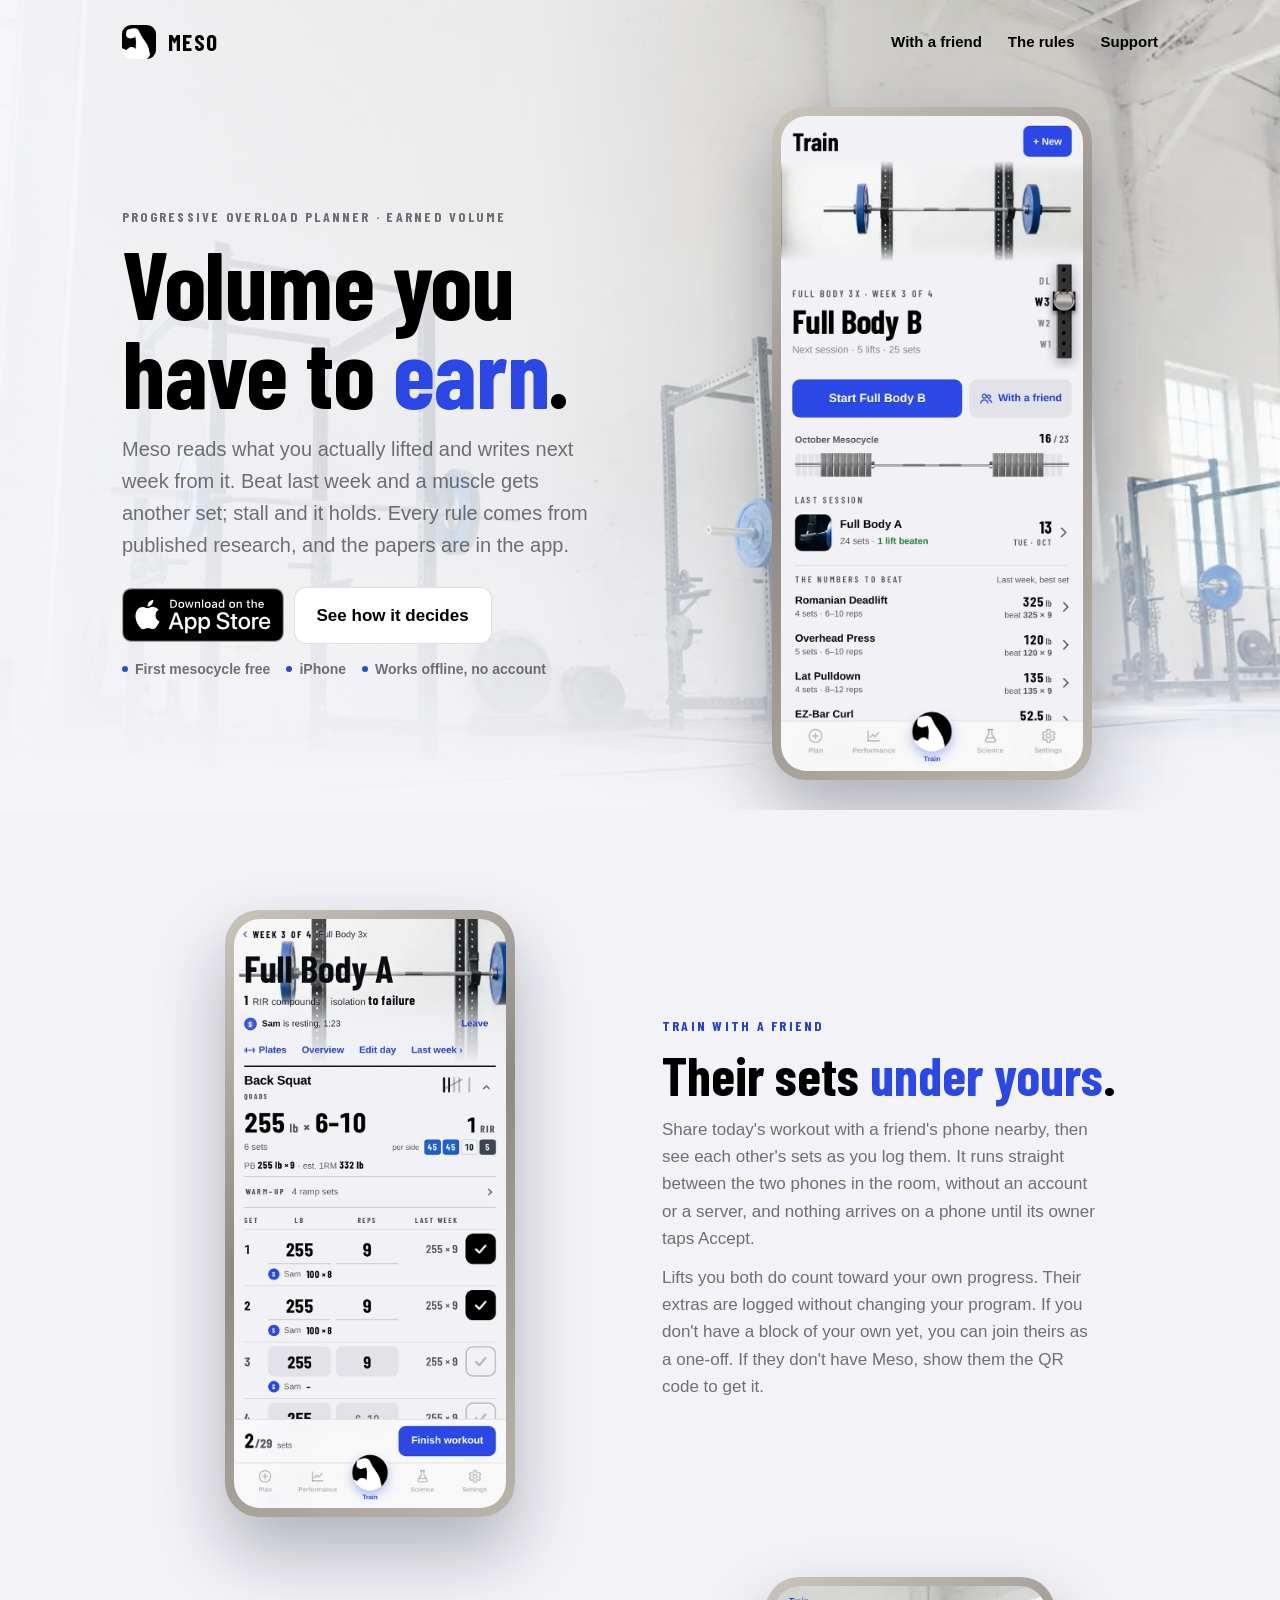
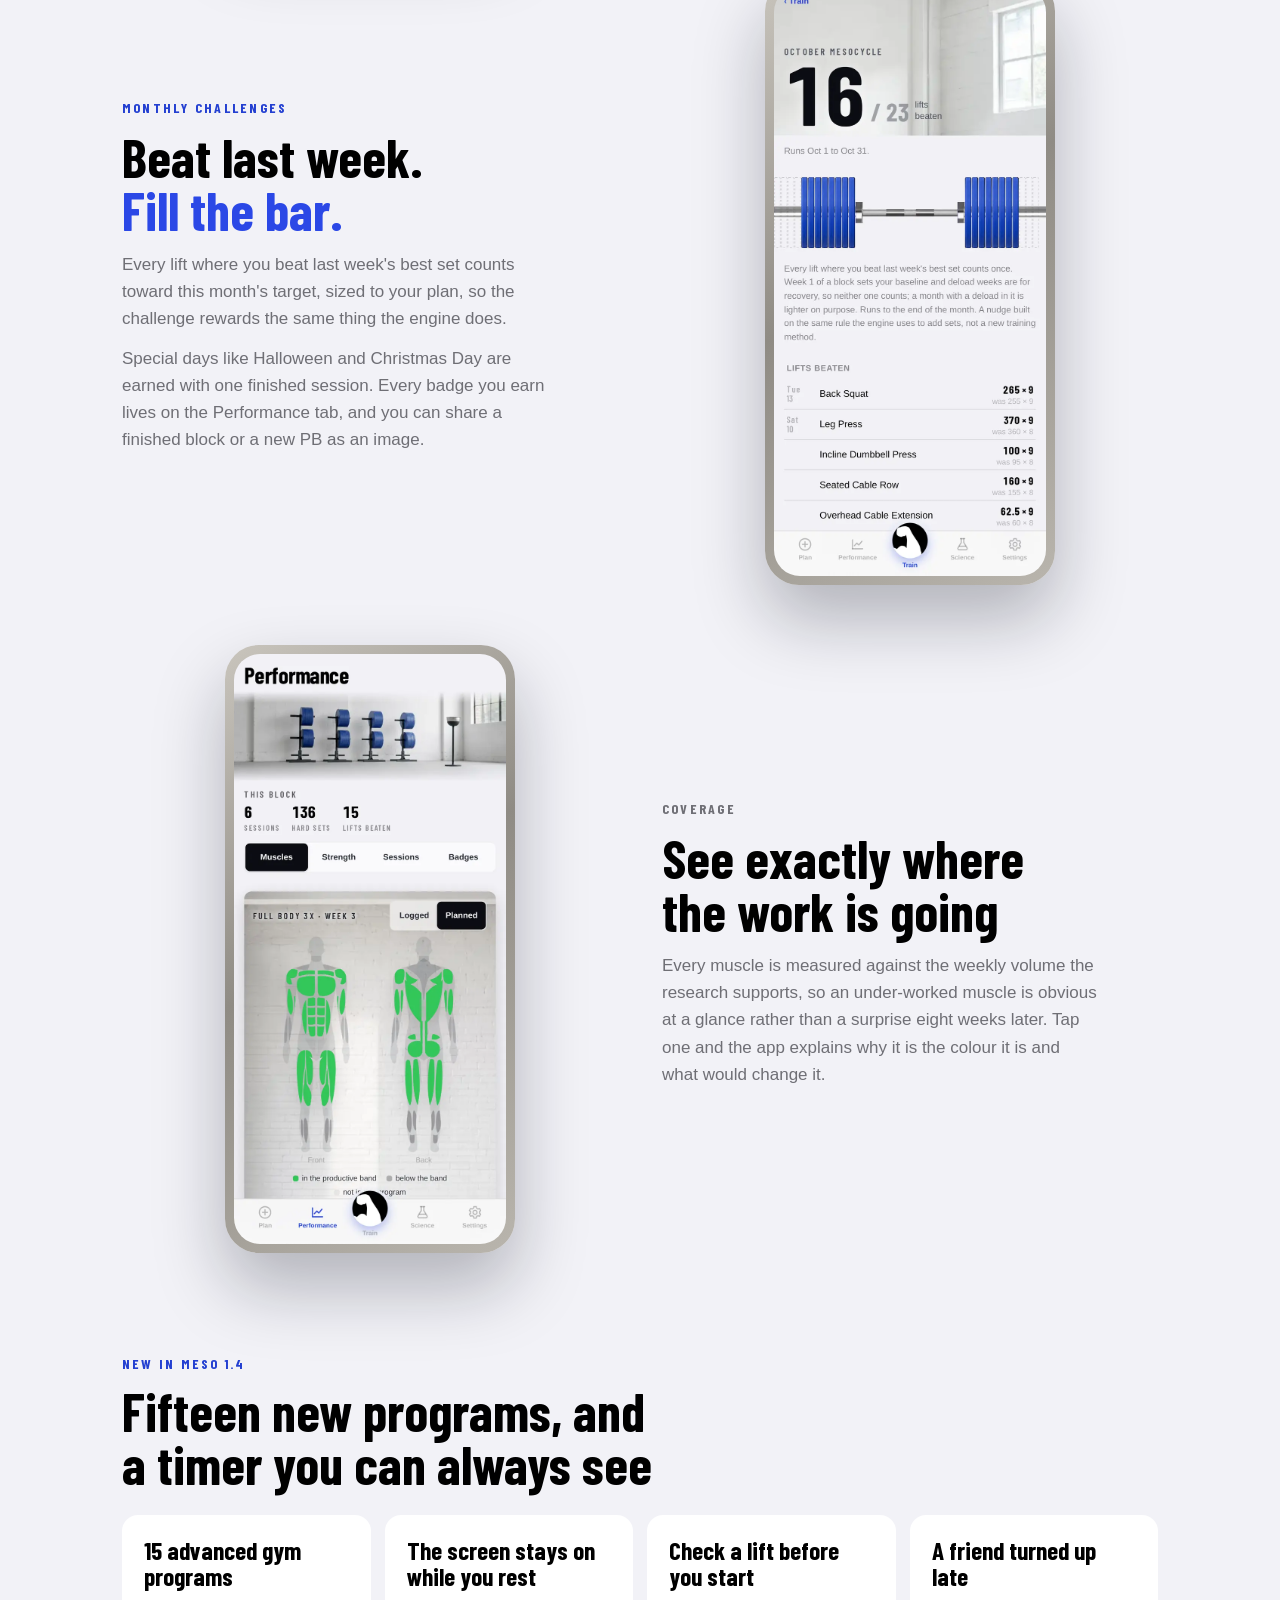
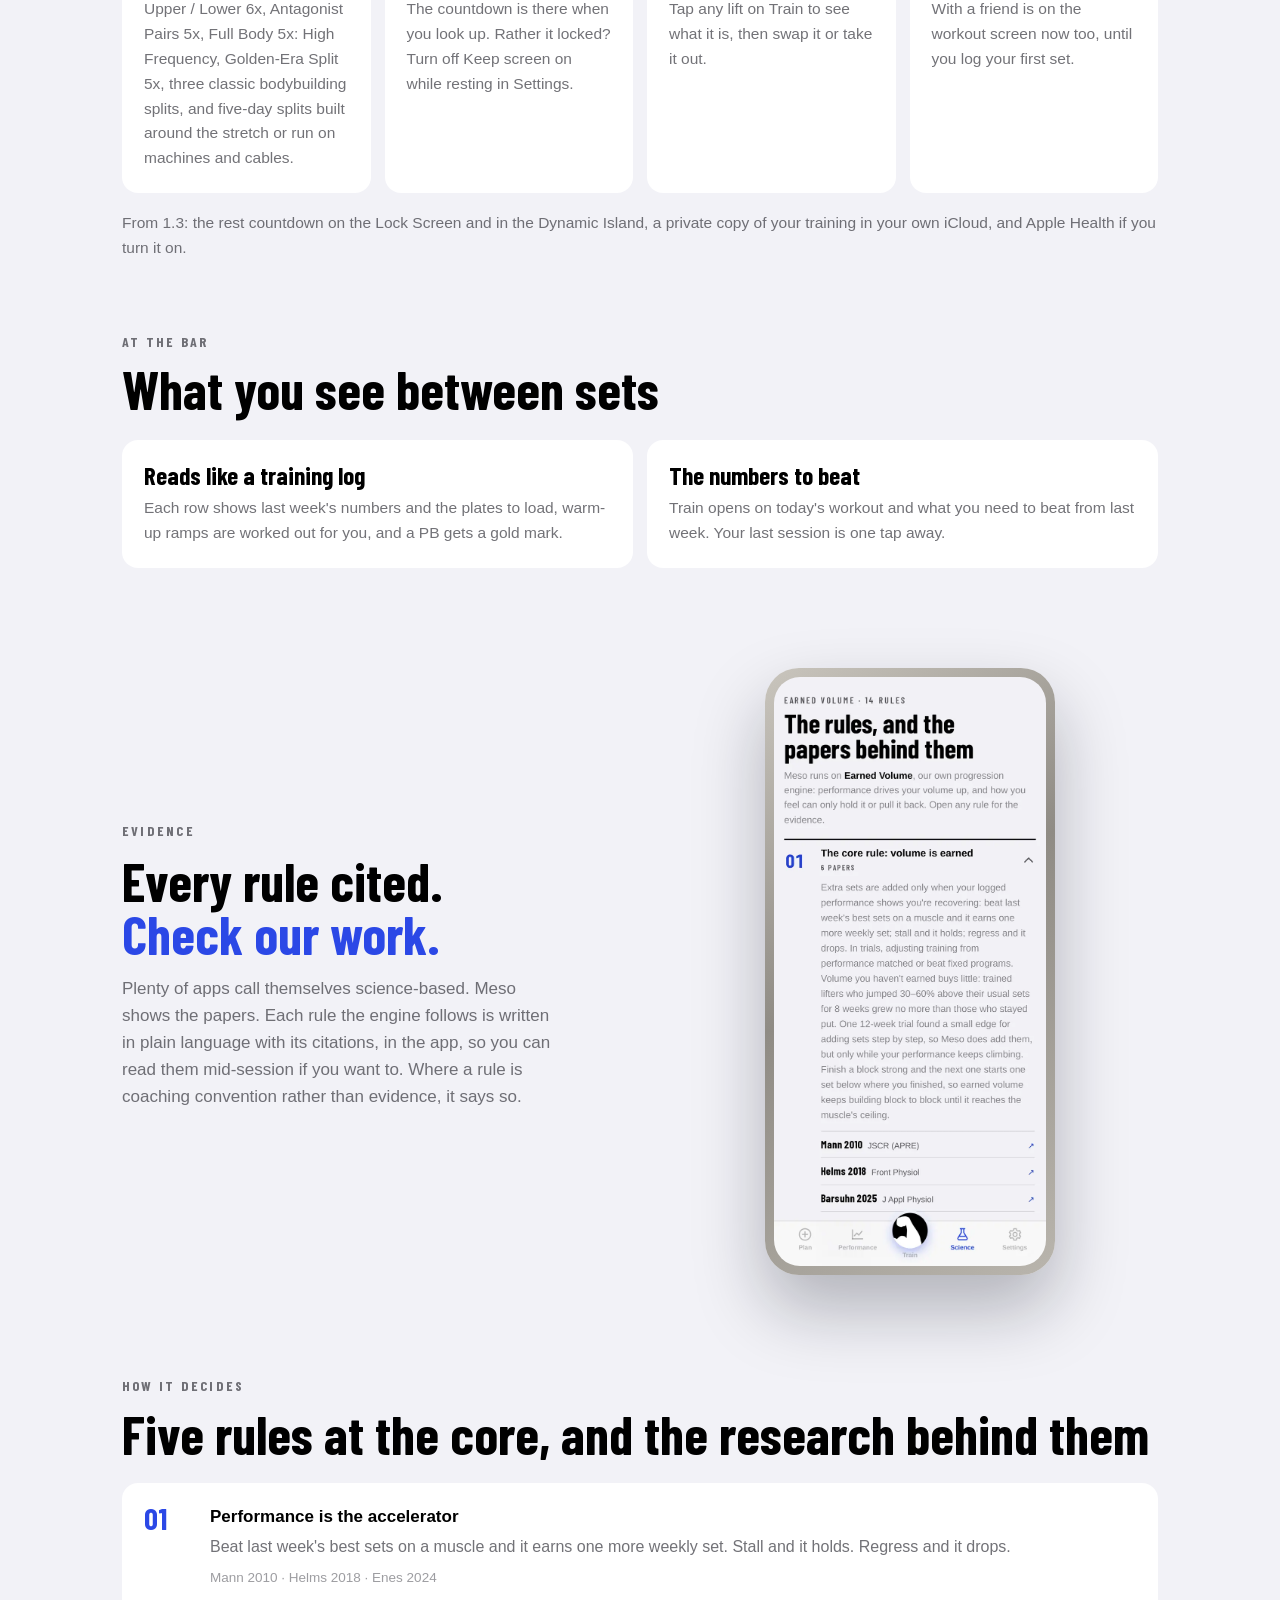
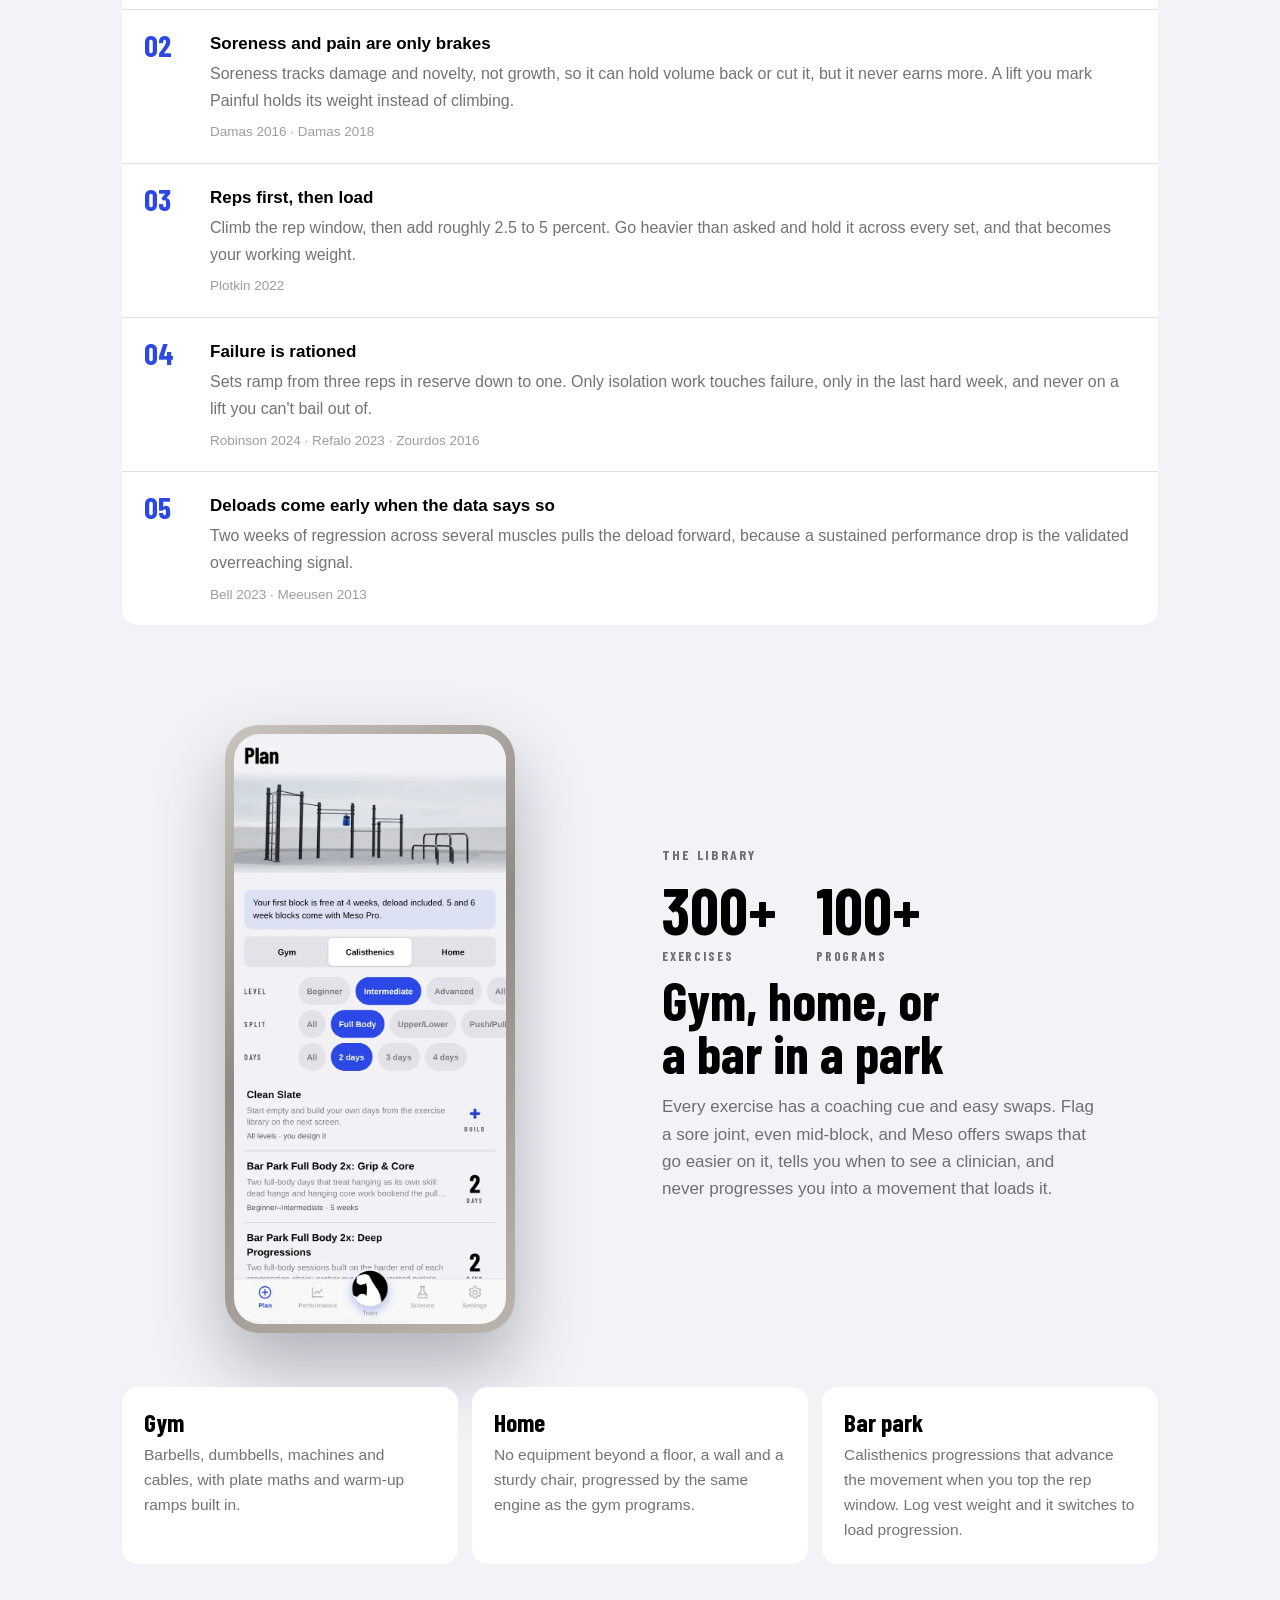
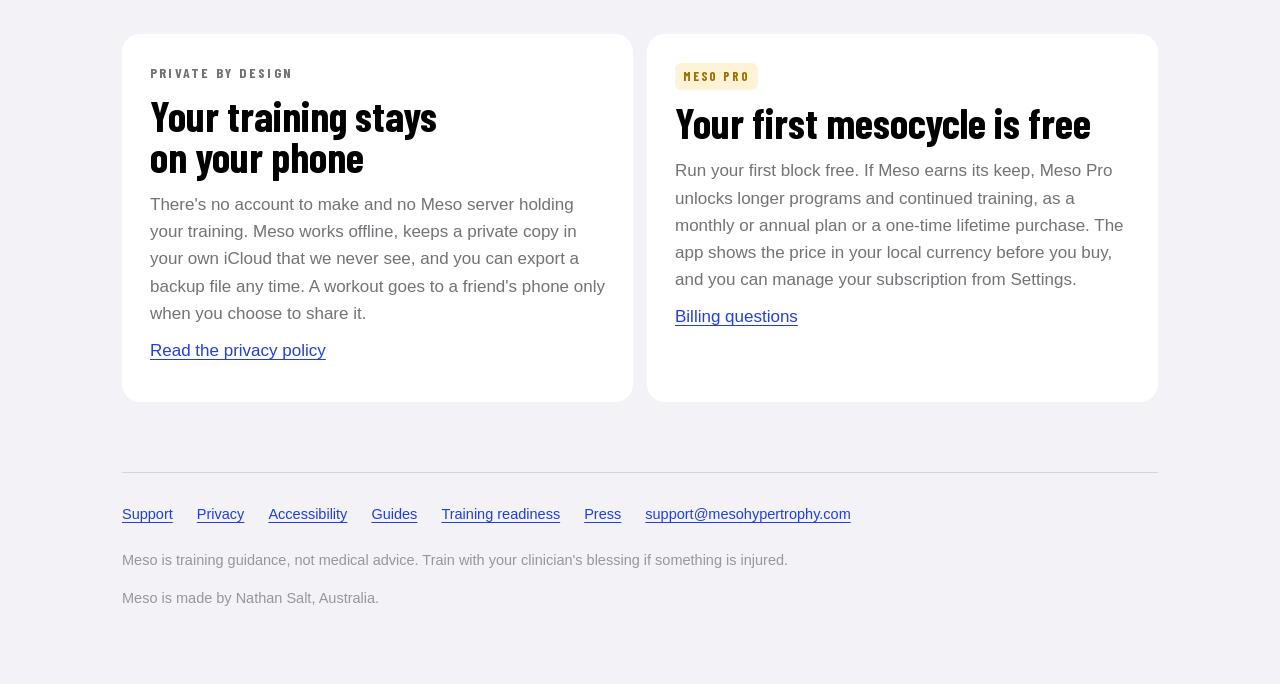
<file: index.html>
<!doctype html>
<html lang="en">
<head>
<meta charset="utf-8">
<meta name="viewport" content="width=device-width, initial-scale=1">
<meta name="apple-itunes-app" content="app-id=6789395189">
<title>Meso: Hypertrophy Coach | Progressive Overload Planner</title>
<meta name="description" content="A hypertrophy training app that decides your next set from what you actually lifted, with every rule cited to the research. Train with a friend phone to phone. It works offline, needs no account, and backs up to your own iCloud.">
<meta property="og:title" content="Meso: Hypertrophy Coach">
<meta property="og:description" content="Volume you have to earn. Meso reads your logged performance and writes next week from it.">
<meta property="og:image" content="https://mesohypertrophy.com/og.jpg">
<meta property="og:type" content="website">
<meta name="twitter:card" content="summary_large_image">
<meta name="theme-color" content="#f2f2f7">
<meta name="color-scheme" content="light">
<link rel="icon" href="icon.png">
<link rel="apple-touch-icon" href="icon.png">
<link rel="preload" href="barlow-condensed-700.woff2" as="font" type="font/woff2" crossorigin>
<style>
  @font-face {
    font-family: 'Barlow Condensed'; font-style: normal; font-weight: 700; font-display: swap;
    src: url('./barlow-condensed-700.woff2') format('woff2');
  }
  /* The app's light tokens (app/style.css), so the site reads as the product. */
  :root {
    --paper: #f2f2f7; --card: #ffffff; --ink: #000000;
    --ink-2: rgba(60, 60, 67, 0.72); --ink-3: rgba(60, 60, 67, 0.5);
    --line: rgba(60, 60, 67, 0.16); --well: rgba(118, 118, 128, 0.12);
    --accent: #2b48e6; --accent-deep: #1d33b8; --accent-text: #2440d1;
    --accent-soft: rgba(43, 72, 230, 0.1); --accent-glow: rgba(43, 72, 230, 0.32);
    --pro-text: #9a7100; --pro-soft: rgba(245, 179, 1, 0.16); --good: #34c759;
    --display: 'Barlow Condensed', -apple-system, 'SF Pro Display', sans-serif;
  }
  * { box-sizing: border-box; }
  html { scroll-behavior: smooth; }
  body {
    margin: 0; background: var(--paper); color: var(--ink);
    font: 17px/1.6 -apple-system, BlinkMacSystemFont, 'Segoe UI', Roboto, sans-serif;
    -webkit-font-smoothing: antialiased; overflow-x: hidden;
  }
  a { color: var(--accent-text); text-underline-offset: 3px; }
  img { display: block; }
  .wrap { max-width: 1080px; margin: 0 auto; padding: 0 22px; }

  /* ---------- hero: the bright gym behind, the product in front ---------- */
  .hero { position: relative; overflow: hidden; padding-bottom: 30px; isolation: isolate; }
  .hero-bg { position: absolute; inset: 0 0 auto 0; height: 100%; z-index: -2;
    background: url('gym-light.webp') 62% 30%/cover no-repeat; }
  .hero::after {
    content: ''; position: absolute; inset: 0; z-index: -1;
    background:
      linear-gradient(90deg, rgba(246,246,248,0.94) 0%, rgba(246,246,248,0.78) 42%, rgba(246,246,248,0.08) 72%),
      linear-gradient(180deg, rgba(242,242,247,0) 60%, var(--paper) 100%);
  }
  .nav { display: flex; align-items: center; gap: 12px; padding: 24px 0 0; }
  .mark { width: 34px; height: 34px; border-radius: 9px; overflow: hidden; background: #000; }
  .mark img { width: 100%; height: 100%; }
  .brand { font-family: var(--display); font-weight: 700; font-size: 23px; letter-spacing: 0.06em; }
  .nav .spacer { flex: 1; }
  .nav a { color: var(--ink); text-decoration: none; font-size: 15px; font-weight: 600; margin-left: 14px; }
  .hero-grid { display: grid; gap: 30px; grid-template-columns: 1.1fr 0.9fr; align-items: center; padding: 46px 0 0; }
  .kicker, .eyebrow {
    font-family: var(--display); font-weight: 700; letter-spacing: 0.16em; text-transform: uppercase;
    font-size: 14px; color: var(--ink-2); margin: 0 0 10px;
  }
  h1 {
    font-family: var(--display); font-weight: 700; font-size: clamp(54px, 8.4vw, 96px);
    line-height: 0.92; margin: 0; letter-spacing: -0.005em; text-wrap: balance;
  }
  h1 em { font-style: normal; color: var(--accent); }
  .lede { font-size: clamp(17px, 2vw, 20px); color: var(--ink-2); max-width: 42ch; margin: 18px 0 0; }
  .cta { display: flex; flex-wrap: wrap; gap: 10px; margin: 26px 0 14px; align-items: center; }
  .btn {
    display: inline-flex; align-items: center; gap: 9px; background: var(--accent); color: #fff; text-decoration: none;
    font-weight: 650; padding: 14px 22px; border-radius: 12px; box-shadow: 0 10px 26px var(--accent-glow);
  }
  .btn:hover { background: var(--accent-deep); }
  .store { display: inline-block; line-height: 0; }
  .store img { height: 54px; width: auto; }
  .btn.ghost { background: var(--card); color: var(--ink); border: 1px solid var(--line); box-shadow: none; }
  .btn.ghost:hover { background: #fff; border-color: rgba(60,60,67,0.3); }
  .facts { display: flex; flex-wrap: wrap; gap: 6px 16px; font-size: 14px; font-weight: 600; color: var(--ink-2); margin: 0; padding: 0; list-style: none; }
  .facts li { display: inline-flex; align-items: center; gap: 7px; }
  .facts li::before { content: ''; width: 6px; height: 6px; border-radius: 50%; background: var(--accent); }
  .phone {
    width: 100%; max-width: 320px; margin: 0 auto; border-radius: 34px; padding: 9px;
    background: linear-gradient(145deg, #c9c5bd, #8f8b84 45%, #b9b5ad); box-shadow: 0 34px 70px rgba(10, 14, 30, 0.28);
  }
  .phone img { width: 100%; height: auto; border-radius: 26px; background: #fff; }

  /* ---------- feature rows ---------- */
  section { padding: 70px 0 0; }
  .row { display: grid; gap: 44px; grid-template-columns: 1fr 1fr; align-items: center; padding: 30px 0; }
  .row.flip .row-media { order: 2; }
  .row .phone { max-width: 290px; }
  h2 { font-family: var(--display); font-weight: 700; font-size: clamp(36px, 5vw, 54px); line-height: 0.98; margin: 0 0 14px; text-wrap: balance; }
  h2 em { font-style: normal; color: var(--accent); }
  .row p, .lead { color: var(--ink-2); margin: 0 0 12px; max-width: 46ch; text-wrap: pretty; }
  .eyebrow.new { color: var(--accent-text); }
  .since { margin: 18px 0 0; color: var(--ink-2); font-size: 15.5px; }

  /* ---------- small cards ---------- */
  .grid { display: grid; gap: 14px; grid-template-columns: repeat(auto-fit, minmax(230px, 1fr)); margin-top: 24px; }
  .card { background: var(--card); border-radius: 16px; padding: 22px; }
  .card h3 { font-family: var(--display); font-size: 25px; line-height: 1.05; margin: 0 0 8px; font-weight: 700; }
  .card p { margin: 0; color: var(--ink-2); font-size: 15.5px; }

  /* ---------- the rules: the app's board, dark slate with white type ---------- */
  .rules ol { list-style: none; counter-reset: r; padding: 0; margin: 22px 0 0; background: var(--card); border-radius: 16px; }
  .rules li { counter-increment: r; display: grid; grid-template-columns: 52px 1fr; gap: 14px; padding: 20px 22px; border-bottom: 1px solid var(--line); }
  .rules li:last-child { border-bottom: 0; }
  .rules li::before {
    content: counter(r, decimal-leading-zero); font-family: var(--display); font-weight: 700;
    font-size: 30px; color: var(--accent); line-height: 1;
  }
  .rules b { display: block; font-weight: 650; margin-bottom: 3px; }
  .rules span { color: var(--ink-2); font-size: 16px; }
  .rules cite { display: block; margin-top: 7px; color: var(--ink-3); font-size: 13.5px; font-style: normal; }

  /* ---------- library stats ---------- */
  .stats { display: flex; flex-wrap: wrap; gap: 10px 40px; margin: 6px 0 4px; }
  .stat b { font-family: var(--display); font-size: 64px; line-height: 1; display: block; }
  .stat small { font-family: var(--display); font-weight: 700; letter-spacing: 0.14em; text-transform: uppercase; font-size: 13px; color: var(--ink-2); }

  /* ---------- private + pricing ---------- */
  .pair { display: grid; gap: 14px; grid-template-columns: 1fr 1fr; }
  .panel { background: var(--card); border-radius: 18px; padding: 28px; }
  .panel h2 { font-size: clamp(32px, 4vw, 42px); }
  .panel p { color: var(--ink-2); margin: 0 0 10px; }
  .pro { display: inline-block; font-family: var(--display); font-weight: 700; letter-spacing: 0.14em; font-size: 13px;
    color: var(--pro-text); background: var(--pro-soft); border-radius: 6px; padding: 3px 8px; margin-bottom: 12px; }

  footer { margin-top: 70px; border-top: 1px solid var(--line); padding: 30px 0 60px; color: var(--ink-3); font-size: 14.5px; }
  footer nav a { margin-right: 20px; display: inline-block; margin-bottom: 8px; }

  @media (max-width: 760px) {
    .hero-grid, .row, .pair { grid-template-columns: 1fr; }
    .row.flip .row-media { order: 0; }
    .hero-grid { padding-top: 30px; }
    .hero::after { background:
      linear-gradient(180deg, rgba(246,246,248,0.9) 0%, rgba(246,246,248,0.84) 46%, rgba(242,242,247,0.55) 70%, var(--paper) 100%); }
    .nav a.hide-sm { display: none; }
    .row { gap: 22px; }
    .phone { max-width: 270px; }
  }
  @media (prefers-reduced-motion: reduce) { html { scroll-behavior: auto; } }
</style>
</head>
<body>

<div class="hero">
  <div class="hero-bg" role="img" aria-label="A bright gym: squat racks with blue plates against a white brick wall."></div>
  <div class="wrap">
    <div class="nav">
      <div class="mark"><img src="icon.png" alt="" width="34" height="34"></div>
      <span class="brand">MESO</span>
      <span class="spacer"></span>
      <a class="hide-sm" href="#friend">With a friend</a>
      <a class="hide-sm" href="#rules">The rules</a>
      <a href="support.html">Support</a>
    </div>
    <div class="hero-grid">
      <div>
        <p class="kicker">Progressive overload planner · Earned Volume</p>
        <h1>Volume you have to <em>earn</em>.</h1>
        <p class="lede">Meso reads what you actually lifted and writes next week from it. Beat last week and a muscle
          gets another set; stall and it holds. Every rule comes from published research, and the papers are in the app.</p>
        <div class="cta">
          <a class="store" href="https://apps.apple.com/app/apple-store/id6789395189?ct=website"><img src="app-store-badge.svg" alt="Download on the App Store" width="162" height="54"></a>
          <a class="btn ghost" href="#rules">See how it decides</a>
        </div>
        <ul class="facts">
          <li>First mesocycle free</li>
          <li>iPhone</li>
          <li>Works offline, no account</li>
        </ul>
      </div>
      <div class="phone"><img src="shots/01-workout.webp" width="720" height="1561" alt="Meso's Train screen: today's session, a Start button beside With a friend, this month's challenge bar, last session one tap away, and the numbers to beat from last week."></div>
    </div>
  </div>
</div>

<div class="wrap">
  <section id="friend">
    <div class="row">
      <div class="row-media"><div class="phone"><img src="shots/04-logger-friend.webp" width="720" height="1561" loading="lazy" alt="A Back Squat in the logbook-style logger: each set shows weight, reps and last week, with a training partner's set logged just underneath."></div></div>
      <div>
        <p class="eyebrow new">Train with a friend</p>
        <h2>Their sets <em>under yours</em>.</h2>
        <p>Share today's workout with a friend's phone nearby, then see each other's sets as you log them. It runs
          straight between the two phones in the room, without an account or a server, and nothing arrives on a
          phone until its owner taps Accept.</p>
        <p>Lifts you both do count toward your own progress. Their extras are logged without changing your program.
          If you don't have a block of your own yet, you can join theirs as a one-off. If they don't have Meso, show
          them the QR code to get it.</p>
      </div>
    </div>

    <div class="row flip">
      <div class="row-media"><div class="phone"><img src="shots/10-challenge.webp" width="720" height="1561" loading="lazy" alt="The monthly challenge: 16 of 23 lifts beaten, a barbell loading up with plates, and the list of lifts beaten this month."></div></div>
      <div>
        <p class="eyebrow new">Monthly challenges</p>
        <h2>Beat last week. <em>Fill the bar.</em></h2>
        <p>Every lift where you beat last week's best set counts toward this month's target, sized to your plan, so
          the challenge rewards the same thing the engine does.</p>
        <p>Special days like Halloween and Christmas Day are earned with one finished session. Every badge you earn
          lives on the Performance tab, and you can share a finished block or a new PB as an image.</p>
      </div>
    </div>

    <div class="row">
      <div class="row-media"><div class="phone"><img src="shots/02-muscles.webp" width="720" height="1561" loading="lazy" alt="The Performance tab's body map, with each muscle coloured green where this week's planned sets land inside its evidence-based volume band."></div></div>
      <div>
        <p class="eyebrow">Coverage</p>
        <h2>See exactly where the work is going</h2>
        <p>Every muscle is measured against the weekly volume the research supports, so an under-worked muscle is
          obvious at a glance rather than a surprise eight weeks later. Tap one and the app explains why it is the
          colour it is and what would change it.</p>
      </div>
    </div>
  </section>

  <section id="new">
    <p class="eyebrow new">New in Meso 1.4</p>
    <h2>Fifteen new programs, and a timer you can always see</h2>
    <div class="grid">
      <div class="card"><h3>15 advanced gym programs</h3><p>Upper / Lower 6x, Antagonist Pairs 5x, Full Body 5x: High Frequency, Golden-Era Split 5x, three classic bodybuilding splits, and five-day splits built around the stretch or run on machines and cables.</p></div>
      <div class="card"><h3>The screen stays on while you rest</h3><p>The countdown is there when you look up. Rather it locked? Turn off Keep screen on while resting in Settings.</p></div>
      <div class="card"><h3>Check a lift before you start</h3><p>Tap any lift on Train to see what it is, then swap it or take it out.</p></div>
      <div class="card"><h3>A friend turned up late</h3><p>With a friend is on the workout screen now too, until you log your first set.</p></div>
    </div>
    <p class="since">From 1.3: the rest countdown on the Lock Screen and in the Dynamic Island, a private copy of your training in your own iCloud, and Apple Health if you turn it on.</p>
  </section>

  <section>
    <p class="eyebrow">At the bar</p>
    <h2>What you see between sets</h2>
    <div class="grid">
      <div class="card"><h3>Reads like a training log</h3><p>Each row shows last week's numbers and the plates to load, warm-up ramps are worked out for you, and a PB gets a gold mark.</p></div>
      <div class="card"><h3>The numbers to beat</h3><p>Train opens on today's workout and what you need to beat from last week. Your last session is one tap away.</p></div>
    </div>
  </section>

  <section>
    <div class="row flip">
      <div class="row-media"><div class="phone"><img src="shots/06-science.webp" width="720" height="1561" loading="lazy" alt="The Science tab: the rules and the papers behind them, starting with the core rule that volume is earned."></div></div>
      <div>
        <p class="eyebrow">Evidence</p>
        <h2>Every rule cited. <em>Check our work.</em></h2>
        <p>Plenty of apps call themselves science-based. Meso shows the papers. Each rule the engine follows is
          written in plain language with its citations, in the app, so you can read them mid-session if you want to. Where a rule is
          coaching convention rather than evidence, it says so.</p>
      </div>
    </div>
  </section>

  <section class="rules" id="rules">
    <p class="eyebrow">How it decides</p>
    <h2>Five rules at the core, and the research behind them</h2>
    <ol>
      <li><div><b>Performance is the accelerator</b><span>Beat last week's best sets on a muscle and it earns one more
        weekly set. Stall and it holds. Regress and it drops.</span><cite>Mann 2010 · Helms 2018 · Enes 2024</cite></div></li>
      <li><div><b>Soreness and pain are only brakes</b><span>Soreness tracks damage and novelty, not growth, so it can
        hold volume back or cut it, but it never earns more. A lift you mark Painful holds its weight instead of
        climbing.</span><cite>Damas 2016 · Damas 2018</cite></div></li>
      <li><div><b>Reps first, then load</b><span>Climb the rep window, then add roughly 2.5 to 5 percent. Go heavier
        than asked and hold it across every set, and that becomes your working weight.</span><cite>Plotkin 2022</cite></div></li>
      <li><div><b>Failure is rationed</b><span>Sets ramp from three reps in reserve down to one. Only isolation work
        touches failure, only in the last hard week, and never on a lift you can't bail out of.</span><cite>Robinson 2024 · Refalo 2023 · Zourdos 2016</cite></div></li>
      <li><div><b>Deloads come early when the data says so</b><span>Two weeks of regression across several muscles
        pulls the deload forward, because a sustained performance drop is the validated overreaching
        signal.</span><cite>Bell 2023 · Meeusen 2013</cite></div></li>
    </ol>
  </section>

  <section>
    <div class="row">
      <div class="row-media"><div class="phone"><img src="shots/05-calisthenics-intermediate.webp" width="720" height="1561" loading="lazy" alt="The Plan tab filtered to calisthenics: bar park programs by level, split and days per week."></div></div>
      <div>
        <p class="eyebrow">The library</p>
        <div class="stats">
          <div class="stat"><b>300+</b><small>Exercises</small></div>
          <div class="stat"><b>100+</b><small>Programs</small></div>
        </div>
        <h2>Gym, home, or a bar in a park</h2>
        <p>Every exercise has a coaching cue and easy swaps. Flag a sore joint, even mid-block, and Meso offers swaps that go
          easier on it, tells you when to see a clinician, and never progresses you into a movement that loads it.</p>
      </div>
    </div>
    <div class="grid">
      <div class="card"><h3>Gym</h3><p>Barbells, dumbbells, machines and cables, with plate maths and warm-up ramps built in.</p></div>
      <div class="card"><h3>Home</h3><p>No equipment beyond a floor, a wall and a sturdy chair, progressed by the same engine as the gym programs.</p></div>
      <div class="card"><h3>Bar park</h3><p>Calisthenics progressions that advance the movement when you top the rep window. Log vest weight and it switches to load progression.</p></div>
    </div>
  </section>

  <section>
    <div class="pair">
      <div class="panel">
        <p class="eyebrow">Private by design</p>
        <h2>Your training stays on your phone</h2>
        <p>There's no account to make and no Meso server holding your training. Meso works offline, keeps a
          private copy in your own iCloud that we never see, and you can export a backup file any time. A workout
          goes to a friend's phone only when you choose to share it.</p>
        <p><a href="privacy.html">Read the privacy policy</a></p>
      </div>
      <div class="panel">
        <span class="pro">MESO PRO</span>
        <h2>Your first mesocycle is free</h2>
        <p>Run your first block free. If Meso earns its keep, Meso Pro unlocks longer programs and
          continued training, as a monthly or annual plan or a one-time lifetime purchase. The app shows the price in
          your local currency before you buy, and you can manage your subscription from Settings.</p>
        <p><a href="support.html">Billing questions</a></p>
      </div>
    </div>
  </section>

  <footer>
    <nav>
      <a href="support.html">Support</a>
      <a href="privacy.html">Privacy</a>
      <a href="accessibility.html">Accessibility</a>
      <a href="guides/">Guides</a>
      <a href="suitability.html">Training readiness</a>
      <a href="press.html">Press</a>
      <a href="mailto:support@mesohypertrophy.com">support@mesohypertrophy.com</a>
    </nav>
    <p>Meso is training guidance, not medical advice. Train with your clinician's blessing if something is injured.</p>
    <p>Meso is made by Nathan Salt, Australia.</p>
  </footer>
</div>
</body>
</html>
</file>
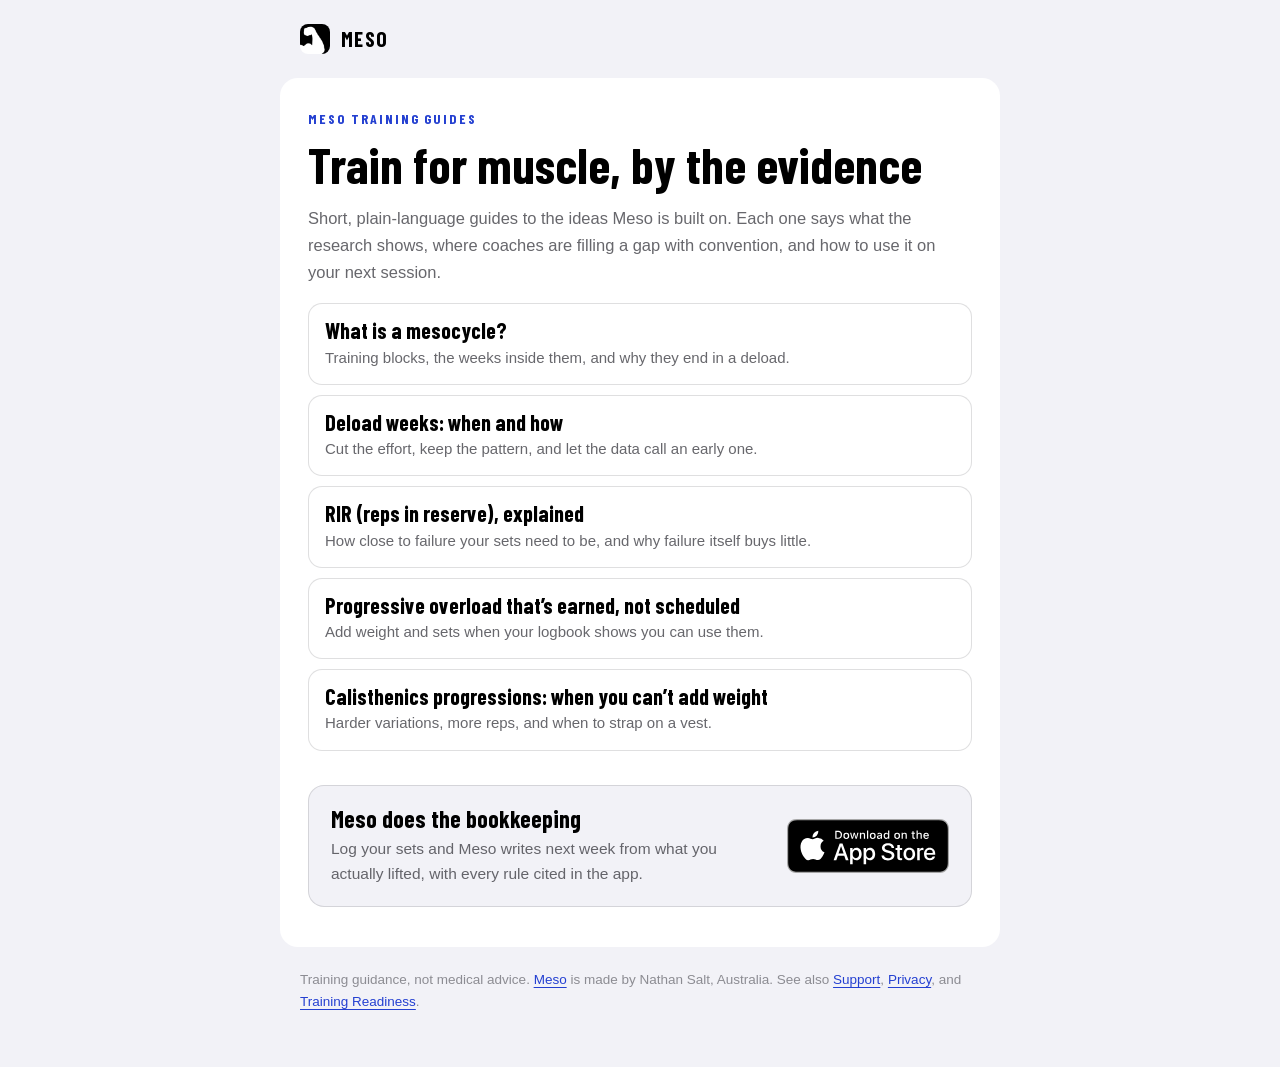
<file: guides/index.html>
<!doctype html>
<html lang="en"><head><meta charset="utf-8"><meta name="viewport" content="width=device-width, initial-scale=1">
<meta name="apple-itunes-app" content="app-id=6789395189">
<title>Hypertrophy Training Guides | Meso</title>
<meta name="description" content="Plain-language guides to hypertrophy training: mesocycles, deloads, reps in reserve, progressive overload and calisthenics progressions, each cited to the research.">
<link rel="canonical" href="https://mesohypertrophy.com/guides/">
<meta property="og:title" content="Hypertrophy training guides">
<meta property="og:description" content="Plain-language guides to hypertrophy training: mesocycles, deloads, reps in reserve, progressive overload and calisthenics progressions, each cited to the research.">
<meta property="og:type" content="website">
<meta property="og:image" content="https://mesohypertrophy.com/og.jpg">
<meta name="theme-color" content="#f2f2f7">
<link rel="icon" href="../icon.png">
<link rel="stylesheet" href="../page.css">
<link rel="stylesheet" href="guide.css">
</head><body>
<header class="top"><a href="../"><img src="../icon.png" alt="" width="30" height="30"><span>MESO</span></a></header>
<main>
<p class="kicker">Meso training guides</p>
<h1>Train for muscle, by the evidence</h1>
<p>Short, plain-language guides to the ideas Meso is built on. Each one says what the research shows, where coaches are filling a gap with convention, and how to use it on your next session.</p>
<ul class="list">
<li><a href="what-is-a-mesocycle"><b>What is a mesocycle?</b><span>Training blocks, the weeks inside them, and why they end in a deload.</span></a></li>
<li><a href="deload-week"><b>Deload weeks: when and how</b><span>Cut the effort, keep the pattern, and let the data call an early one.</span></a></li>
<li><a href="reps-in-reserve"><b>RIR (reps in reserve), explained</b><span>How close to failure your sets need to be, and why failure itself buys little.</span></a></li>
<li><a href="progressive-overload"><b>Progressive overload that’s earned, not scheduled</b><span>Add weight and sets when your logbook shows you can use them.</span></a></li>
<li><a href="calisthenics-progressions"><b>Calisthenics progressions: when you can’t add weight</b><span>Harder variations, more reps, and when to strap on a vest.</span></a></li>
</ul>
<aside class="cta">
<div><b>Meso does the bookkeeping</b><span>Log your sets and Meso writes next week from what you actually lifted, with every rule cited in the app.</span></div>
<a class="store" href="https://apps.apple.com/app/apple-store/id6789395189?ct=guide-index"><img src="../app-store-badge.svg" alt="Download on the App Store" width="162" height="54"></a>
</aside>
</main>
<footer>Training guidance, not medical advice. <a href="../">Meso</a> is made by Nathan Salt, Australia. See also <a href="../support.html">Support</a>, <a href="../privacy.html">Privacy</a>, and <a href="../suitability.html">Training Readiness</a>.</footer>
</body></html>
</file>
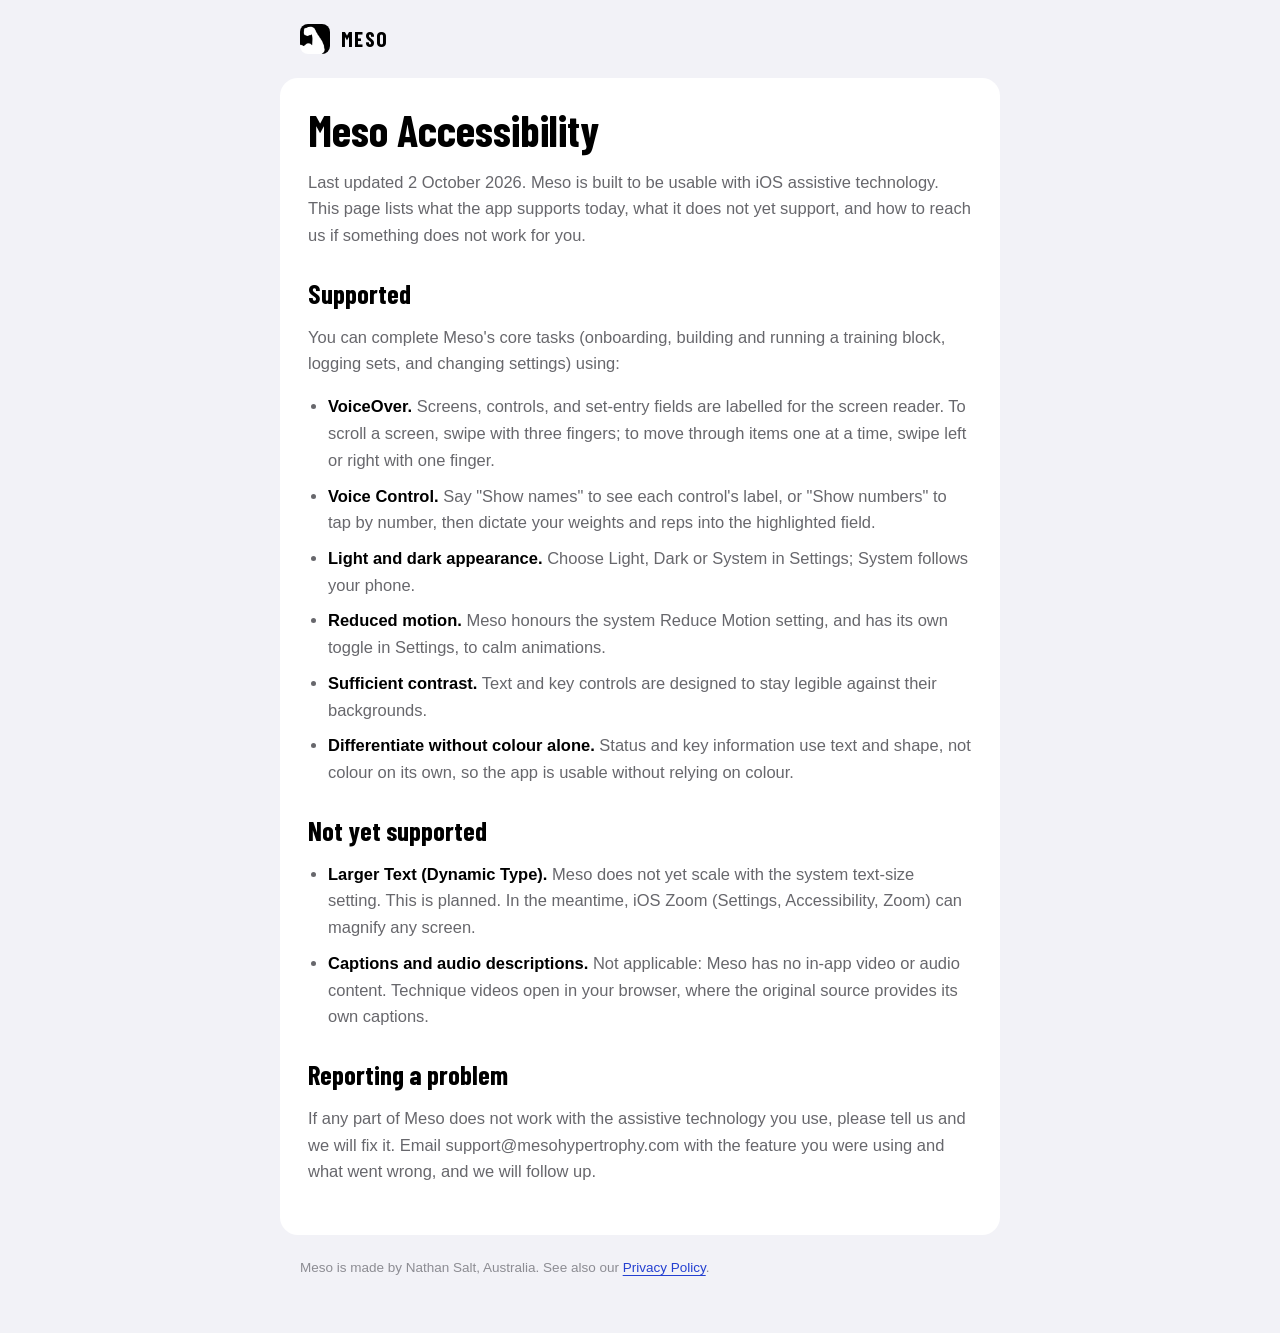
<file: accessibility.html>
<!doctype html>
<html lang="en"><head><meta charset="utf-8"><meta name="viewport" content="width=device-width, initial-scale=1">
<meta name="apple-itunes-app" content="app-id=6789395189">
<title>Meso Accessibility</title>
<meta name="theme-color" content="#f2f2f7">
<link rel="icon" href="icon.png">
<link rel="stylesheet" href="page.css">
</head><body>
<header class="top"><a href="./"><img src="icon.png" alt="" width="30" height="30"><span>MESO</span></a></header>
<main>
<h1>Meso Accessibility</h1>
<p>Last updated 2 October 2026. Meso is built to be usable with iOS assistive technology. This page lists what the app supports today, what it does not yet support, and how to reach us if something does not work for you.</p>
<h2>Supported</h2>
<p>You can complete Meso's core tasks (onboarding, building and running a training block, logging sets, and changing settings) using:</p>
<ul>
<li><b>VoiceOver.</b> Screens, controls, and set-entry fields are labelled for the screen reader. To scroll a screen, swipe with three fingers; to move through items one at a time, swipe left or right with one finger.</li>
<li><b>Voice Control.</b> Say "Show names" to see each control's label, or "Show numbers" to tap by number, then dictate your weights and reps into the highlighted field.</li>
<li><b>Light and dark appearance.</b> Choose Light, Dark or System in Settings; System follows your phone.</li>
<li><b>Reduced motion.</b> Meso honours the system Reduce Motion setting, and has its own toggle in Settings, to calm animations.</li>
<li><b>Sufficient contrast.</b> Text and key controls are designed to stay legible against their backgrounds.</li>
<li><b>Differentiate without colour alone.</b> Status and key information use text and shape, not colour on its own, so the app is usable without relying on colour.</li>
</ul>
<h2>Not yet supported</h2>
<ul>
<li><b>Larger Text (Dynamic Type).</b> Meso does not yet scale with the system text-size setting. This is planned. In the meantime, iOS Zoom (Settings, Accessibility, Zoom) can magnify any screen.</li>
<li><b>Captions and audio descriptions.</b> Not applicable: Meso has no in-app video or audio content. Technique videos open in your browser, where the original source provides its own captions.</li>
</ul>
<h2>Reporting a problem</h2>
<p>If any part of Meso does not work with the assistive technology you use, please tell us and we will fix it. Email support@mesohypertrophy.com with the feature you were using and what went wrong, and we will follow up.</p>
</main>
<footer>Meso is made by Nathan Salt, Australia. See also our <a href="privacy.html">Privacy Policy</a>.</footer>
</body></html>
</file>
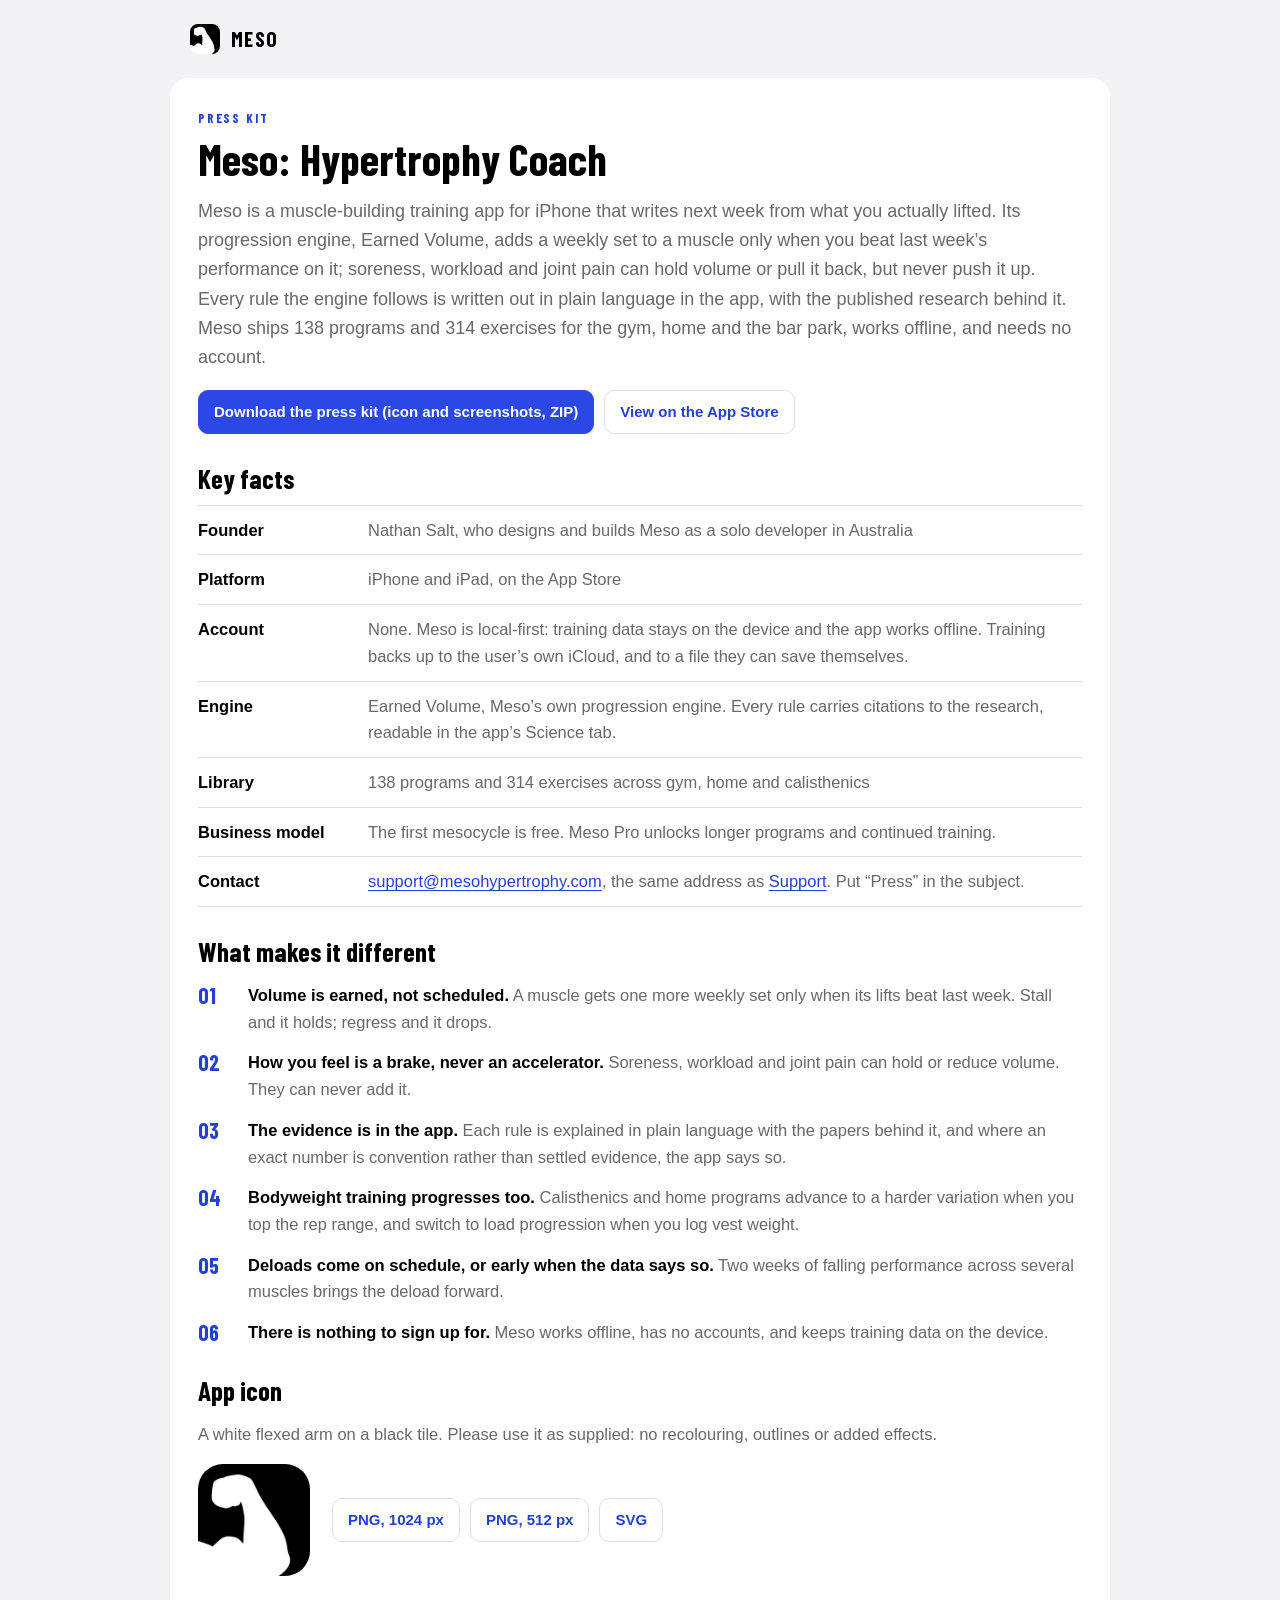
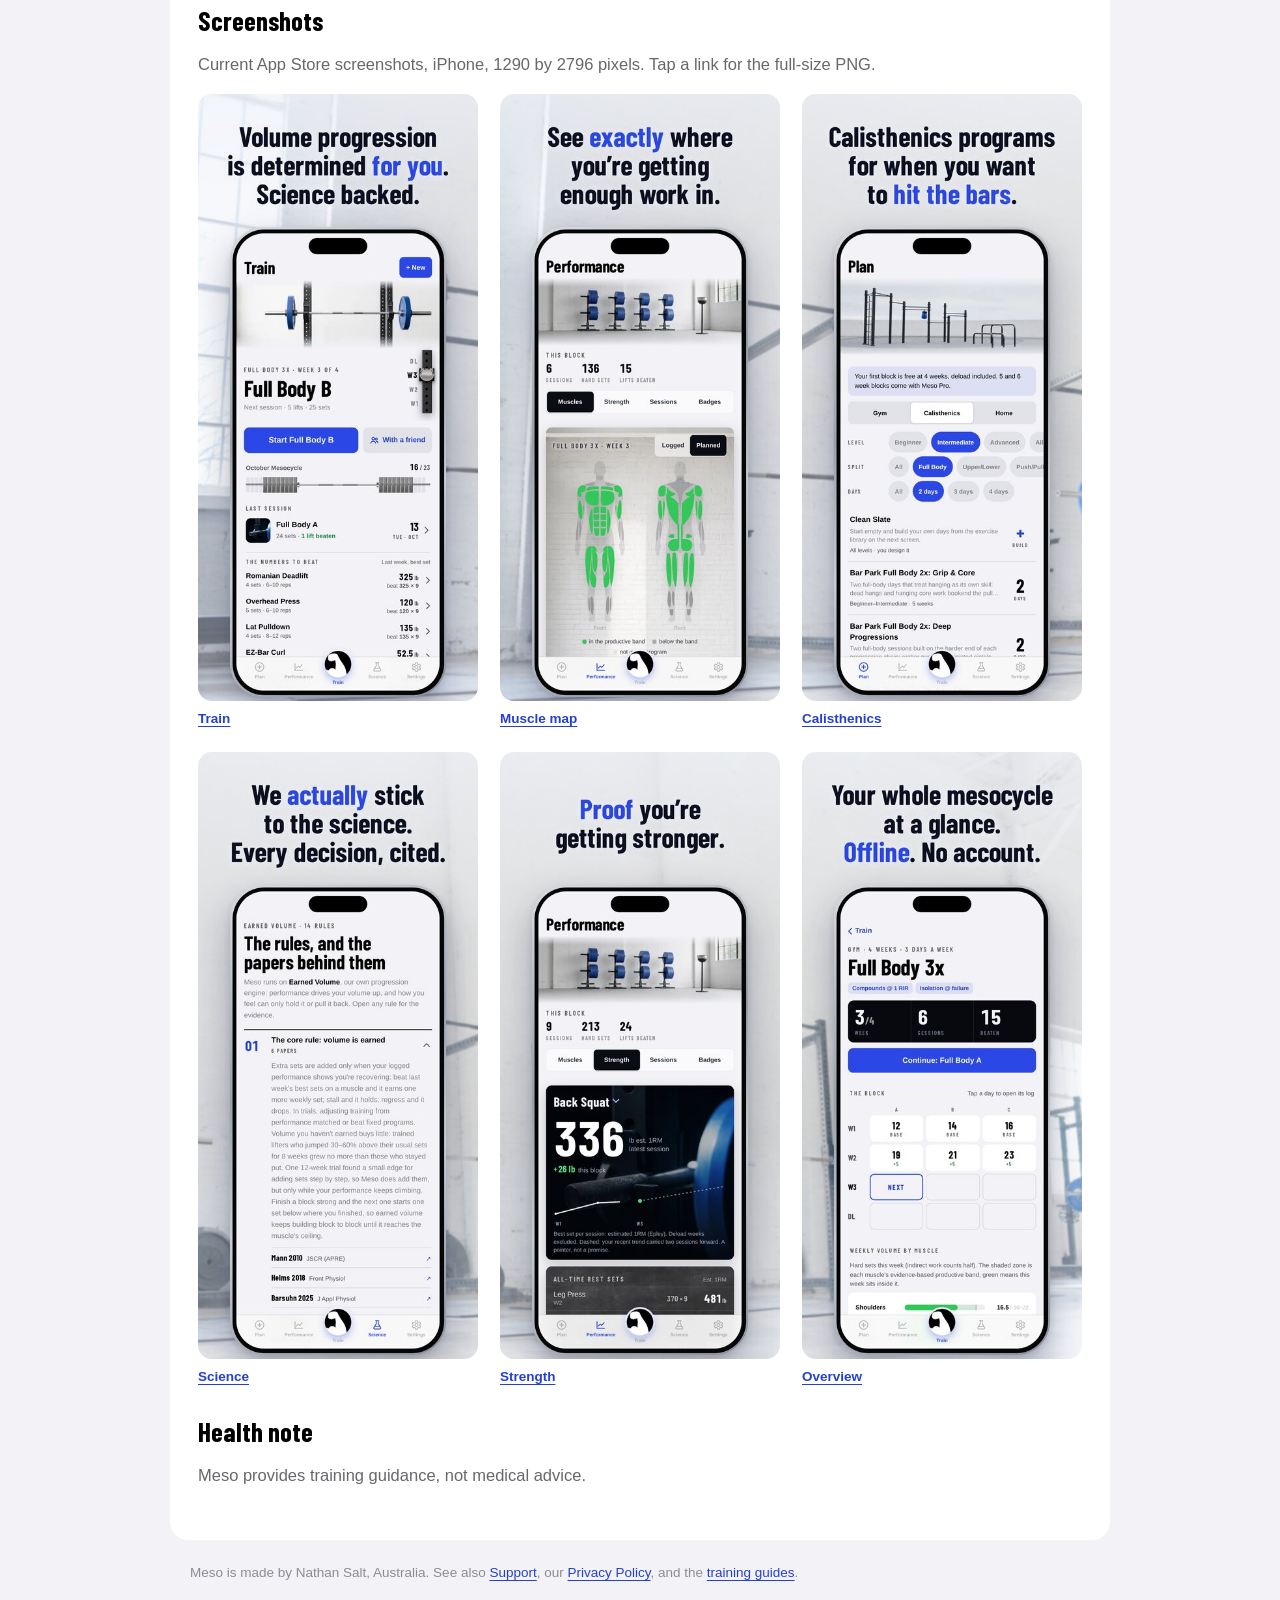
<file: press.html>
<!doctype html>
<html lang="en"><head><meta charset="utf-8"><meta name="viewport" content="width=device-width, initial-scale=1">
<meta name="apple-itunes-app" content="app-id=6789395189">
<title>Meso Press Kit</title>
<meta name="description" content="Press kit for Meso, the hypertrophy training app that decides next week from what you actually lifted. Description, key facts, icon and screenshots.">
<meta property="og:title" content="Meso Press Kit">
<meta property="og:description" content="Description, key facts, app icon and screenshots for Meso.">
<meta property="og:image" content="https://mesohypertrophy.com/og.jpg">
<meta name="theme-color" content="#f2f2f7">
<link rel="icon" href="icon.png">
<link rel="stylesheet" href="page.css">
<style>
  /* Press kit only: a wider sheet for the screenshot grid, on page.css tokens. */
  main.press { max-width: 940px; }
  .top, footer { max-width: 940px; }
  .lead { font-size: 18px; color: var(--ink-2); margin: 0 0 6px; }
  .kicker { font-family: var(--display); font-weight: 700; font-size: 13px; letter-spacing: 0.14em;
    text-transform: uppercase; color: var(--accent-text); margin: 0 0 8px; }
  dl.facts { display: grid; grid-template-columns: 170px 1fr; margin: 12px 0 0; border-top: 1px solid var(--line); }
  dl.facts dt, dl.facts dd { margin: 0; padding: 11px 0; border-bottom: 1px solid var(--line); }
  dl.facts dt { font-weight: 650; color: var(--ink); }
  dl.facts dd { color: var(--ink-2); }
  @media (max-width: 600px) {
    dl.facts { grid-template-columns: 1fr; }
    dl.facts dt { border-bottom: 0; padding-bottom: 0; }
    dl.facts dd { padding-top: 2px; }
  }
  ol.diff { padding-left: 0; list-style: none; counter-reset: d; }
  ol.diff li { counter-increment: d; display: grid; grid-template-columns: 40px 1fr; gap: 10px; margin: 14px 0; }
  ol.diff li::before { content: counter(d, decimal-leading-zero); font-family: var(--display); font-weight: 700;
    font-size: 22px; line-height: 1.2; color: var(--accent-text); }
  .icons { display: flex; flex-wrap: wrap; gap: 22px; align-items: center; margin-top: 14px; }
  .icons img { width: 112px; height: 112px; border-radius: 25px; display: block; }
  .dl { display: flex; flex-wrap: wrap; gap: 10px; }
  .dl a { display: inline-block; padding: 9px 15px; border: 1px solid var(--line); border-radius: 10px;
    text-decoration: none; font-weight: 600; font-size: 15px; }
  .dl a.primary { background: var(--accent); border-color: var(--accent); color: #fff; }
  .shots { display: grid; grid-template-columns: repeat(3, 1fr); gap: 22px; margin-top: 16px; }
  @media (max-width: 600px) { .shots { grid-template-columns: repeat(2, 1fr); gap: 14px; } }
  .shots figure { margin: 0; }
  .shots img { width: 100%; height: auto; display: block; border-radius: 14px; background: #0b0d14; }
  .shots figcaption { font-size: 13.5px; margin-top: 7px; color: var(--ink-3); }
  .shots figcaption a { font-weight: 600; }
</style>
</head><body>
<header class="top"><a href="./"><img src="icon.png" alt="" width="30" height="30"><span>MESO</span></a></header>
<main class="press">
<p class="kicker">Press kit</p>
<h1>Meso: Hypertrophy Coach</h1>
<p class="lead">Meso is a muscle-building training app for iPhone that writes next week from what you actually lifted. Its progression engine, Earned Volume, adds a weekly set to a muscle only when you beat last week&rsquo;s performance on it; soreness, workload and joint pain can hold volume or pull it back, but never push it up. Every rule the engine follows is written out in plain language in the app, with the published research behind it. Meso ships 138 programs and 314 exercises for the gym, home and the bar park, works offline, and needs no account.</p>
<div class="dl" style="margin-top:18px">
  <a class="primary" href="press-kit/meso-press-kit.zip" download>Download the press kit (icon and screenshots, ZIP)</a>
  <a href="https://apps.apple.com/app/apple-store/id6789395189?ct=press">View on the App Store</a>
</div>

<h2>Key facts</h2>
<dl class="facts">
  <dt>Founder</dt><dd>Nathan Salt, who designs and builds Meso as a solo developer in Australia</dd>
  <dt>Platform</dt><dd>iPhone and iPad, on the App Store</dd>
  <dt>Account</dt><dd>None. Meso is local-first: training data stays on the device and the app works offline. Training backs up to the user&rsquo;s own iCloud, and to a file they can save themselves.</dd>
  <dt>Engine</dt><dd>Earned Volume, Meso&rsquo;s own progression engine. Every rule carries citations to the research, readable in the app&rsquo;s Science tab.</dd>
  <dt>Library</dt><dd>138 programs and 314 exercises across gym, home and calisthenics</dd>
  <dt>Business model</dt><dd>The first mesocycle is free. Meso Pro unlocks longer programs and continued training.</dd>
  <dt>Contact</dt><dd><a href="mailto:support@mesohypertrophy.com?subject=Press%20enquiry">support@mesohypertrophy.com</a>, the same address as <a href="support.html">Support</a>. Put &ldquo;Press&rdquo; in the subject.</dd>
</dl>

<h2>What makes it different</h2>
<ol class="diff">
  <li><div><b>Volume is earned, not scheduled.</b> A muscle gets one more weekly set only when its lifts beat last week. Stall and it holds; regress and it drops.</div></li>
  <li><div><b>How you feel is a brake, never an accelerator.</b> Soreness, workload and joint pain can hold or reduce volume. They can never add it.</div></li>
  <li><div><b>The evidence is in the app.</b> Each rule is explained in plain language with the papers behind it, and where an exact number is convention rather than settled evidence, the app says so.</div></li>
  <li><div><b>Bodyweight training progresses too.</b> Calisthenics and home programs advance to a harder variation when you top the rep range, and switch to load progression when you log vest weight.</div></li>
  <li><div><b>Deloads come on schedule, or early when the data says so.</b> Two weeks of falling performance across several muscles brings the deload forward.</div></li>
  <li><div><b>There is nothing to sign up for.</b> Meso works offline, has no accounts, and keeps training data on the device.</div></li>
</ol>

<h2>App icon</h2>
<p>A white flexed arm on a black tile. Please use it as supplied: no recolouring, outlines or added effects.</p>
<div class="icons">
  <img src="press-kit/meso-icon-512.png" alt="The Meso app icon: a white flexed arm on a black tile." width="112" height="112">
  <div class="dl">
    <a href="press-kit/meso-icon-1024.png" download>PNG, 1024 px</a>
    <a href="press-kit/meso-icon-512.png" download>PNG, 512 px</a>
    <a href="press-kit/meso-icon.svg" download>SVG</a>
  </div>
</div>

<h2>Screenshots</h2>
<p>Current App Store screenshots, iPhone, 1290 by 2796 pixels. Tap a link for the full-size PNG.</p>
<div class="shots">
  <figure><img src="press-kit/shots/meso-01-workout.jpg" alt="The Train screen: today&rsquo;s session with Start and With a friend, the month&rsquo;s challenge bar, the last session and the numbers to beat." loading="lazy" width="430" height="932"><figcaption><a href="press-kit/shots/meso-01-workout.png" download>Train</a></figcaption></figure>
  <figure><img src="press-kit/shots/meso-02-muscles.jpg" alt="A body map with each muscle measured against its weekly volume band." loading="lazy" width="430" height="932"><figcaption><a href="press-kit/shots/meso-02-muscles.png" download>Muscle map</a></figcaption></figure>
  <figure><img src="press-kit/shots/meso-05-calisthenics-intermediate.jpg" alt="The Plan tab filtered to calisthenics: bar park programs by level, split and days per week." loading="lazy" width="430" height="932"><figcaption><a href="press-kit/shots/meso-05-calisthenics-intermediate.png" download>Calisthenics</a></figcaption></figure>
  <figure><img src="press-kit/shots/meso-06-science.jpg" alt="The Science tab, every rule with its citations." loading="lazy" width="430" height="932"><figcaption><a href="press-kit/shots/meso-06-science.png" download>Science</a></figcaption></figure>
  <figure><img src="press-kit/shots/meso-07-strength.jpg" alt="Strength: a lift&rsquo;s estimated one-rep max as the big number, its trend session by session, and all-time best sets." loading="lazy" width="430" height="932"><figcaption><a href="press-kit/shots/meso-07-strength.png" download>Strength</a></figcaption></figure>
  <figure><img src="press-kit/shots/meso-09-overview.jpg" alt="The whole mesocycle at a glance: each day&rsquo;s sets week by week, and weekly volume per muscle." loading="lazy" width="430" height="932"><figcaption><a href="press-kit/shots/meso-09-overview.png" download>Overview</a></figcaption></figure>
</div>

<h2>Health note</h2>
<p>Meso provides training guidance, not medical advice.</p>
</main>
<footer>Meso is made by Nathan Salt, Australia. See also <a href="support.html">Support</a>, our <a href="privacy.html">Privacy Policy</a>, and the <a href="guides/">training guides</a>.</footer>
</body></html>
</file>
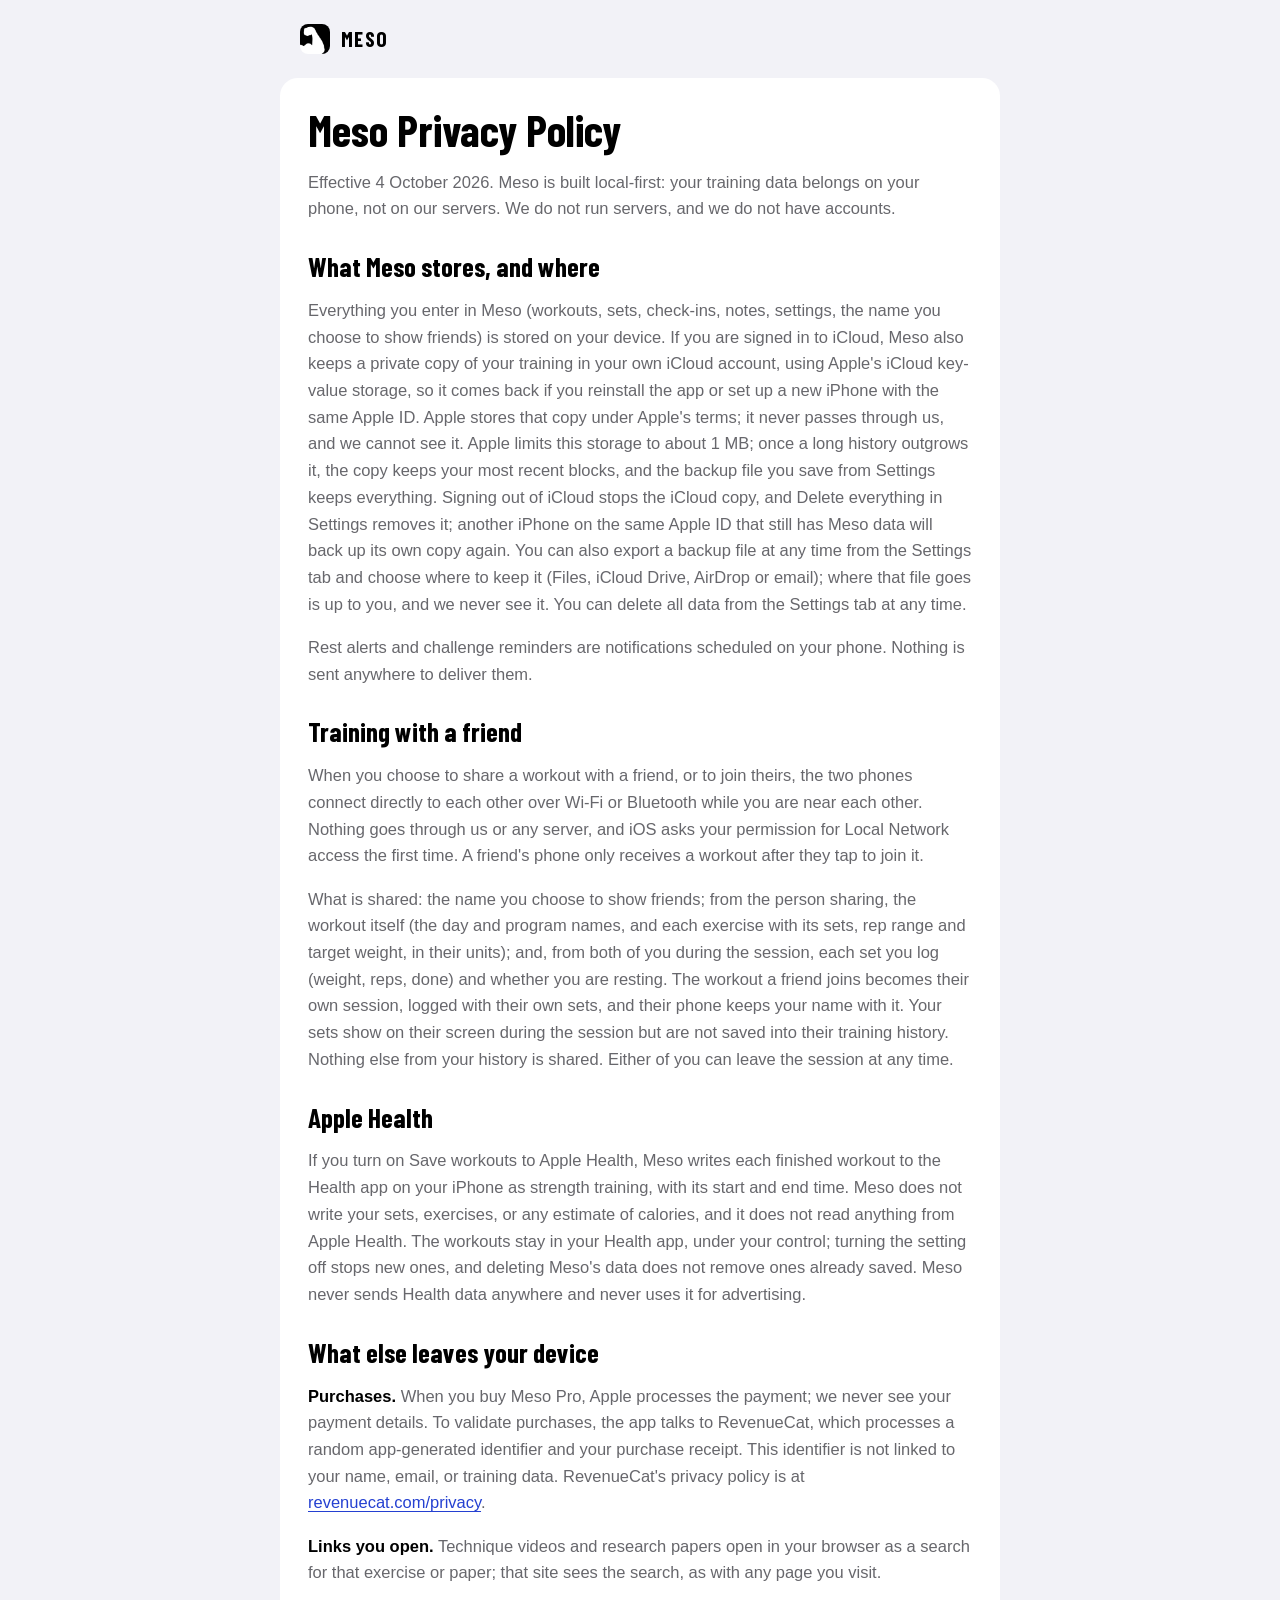
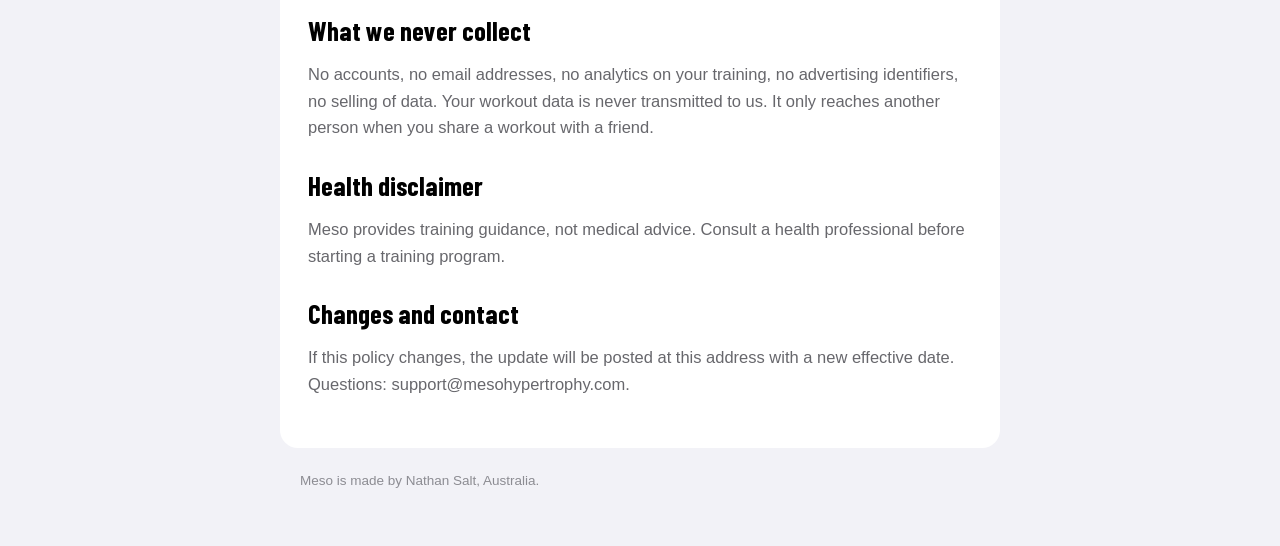
<file: privacy.html>
<!doctype html>
<html lang="en"><head><meta charset="utf-8"><meta name="viewport" content="width=device-width, initial-scale=1">
<meta name="apple-itunes-app" content="app-id=6789395189">
<title>Meso Privacy Policy</title>
<meta name="theme-color" content="#f2f2f7">
<link rel="icon" href="icon.png">
<link rel="stylesheet" href="page.css">
</head><body>
<header class="top"><a href="./"><img src="icon.png" alt="" width="30" height="30"><span>MESO</span></a></header>
<main>
<h1>Meso Privacy Policy</h1>
<p>Effective 4 October 2026. Meso is built local-first: your training data belongs on your phone, not on our servers. We do not run servers, and we do not have accounts.</p>
<h2>What Meso stores, and where</h2>
<p>Everything you enter in Meso (workouts, sets, check-ins, notes, settings, the name you choose to show friends) is stored on your device. If you are signed in to iCloud, Meso also keeps a private copy of your training in your own iCloud account, using Apple's iCloud key-value storage, so it comes back if you reinstall the app or set up a new iPhone with the same Apple ID. Apple stores that copy under Apple's terms; it never passes through us, and we cannot see it. Apple limits this storage to about 1 MB; once a long history outgrows it, the copy keeps your most recent blocks, and the backup file you save from Settings keeps everything. Signing out of iCloud stops the iCloud copy, and Delete everything in Settings removes it; another iPhone on the same Apple ID that still has Meso data will back up its own copy again. You can also export a backup file at any time from the Settings tab and choose where to keep it (Files, iCloud Drive, AirDrop or email); where that file goes is up to you, and we never see it. You can delete all data from the Settings tab at any time.</p>
<p>Rest alerts and challenge reminders are notifications scheduled on your phone. Nothing is sent anywhere to deliver them.</p>
<h2>Training with a friend</h2>
<p>When you choose to share a workout with a friend, or to join theirs, the two phones connect directly to each other over Wi-Fi or Bluetooth while you are near each other. Nothing goes through us or any server, and iOS asks your permission for Local Network access the first time. A friend's phone only receives a workout after they tap to join it.</p>
<p>What is shared: the name you choose to show friends; from the person sharing, the workout itself (the day and program names, and each exercise with its sets, rep range and target weight, in their units); and, from both of you during the session, each set you log (weight, reps, done) and whether you are resting. The workout a friend joins becomes their own session, logged with their own sets, and their phone keeps your name with it. Your sets show on their screen during the session but are not saved into their training history. Nothing else from your history is shared. Either of you can leave the session at any time.</p>
<h2>Apple Health</h2>
<p>If you turn on Save workouts to Apple Health, Meso writes each finished workout to the Health app on your iPhone as strength training, with its start and end time. Meso does not write your sets, exercises, or any estimate of calories, and it does not read anything from Apple Health. The workouts stay in your Health app, under your control; turning the setting off stops new ones, and deleting Meso's data does not remove ones already saved. Meso never sends Health data anywhere and never uses it for advertising.</p>
<h2>What else leaves your device</h2>
<p><b>Purchases.</b> When you buy Meso Pro, Apple processes the payment; we never see your payment details. To validate purchases, the app talks to RevenueCat, which processes a random app-generated identifier and your purchase receipt. This identifier is not linked to your name, email, or training data. RevenueCat's privacy policy is at <a href="https://www.revenuecat.com/privacy">revenuecat.com/privacy</a>.</p>
<p><b>Links you open.</b> Technique videos and research papers open in your browser as a search for that exercise or paper; that site sees the search, as with any page you visit.</p>
<h2>What we never collect</h2>
<p>No accounts, no email addresses, no analytics on your training, no advertising identifiers, no selling of data. Your workout data is never transmitted to us. It only reaches another person when you share a workout with a friend.</p>
<h2>Health disclaimer</h2>
<p>Meso provides training guidance, not medical advice. Consult a health professional before starting a training program.</p>
<h2>Changes and contact</h2>
<p>If this policy changes, the update will be posted at this address with a new effective date. Questions: support@mesohypertrophy.com.</p>
</main>
<footer>Meso is made by Nathan Salt, Australia.</footer>
</body></html>
</file>
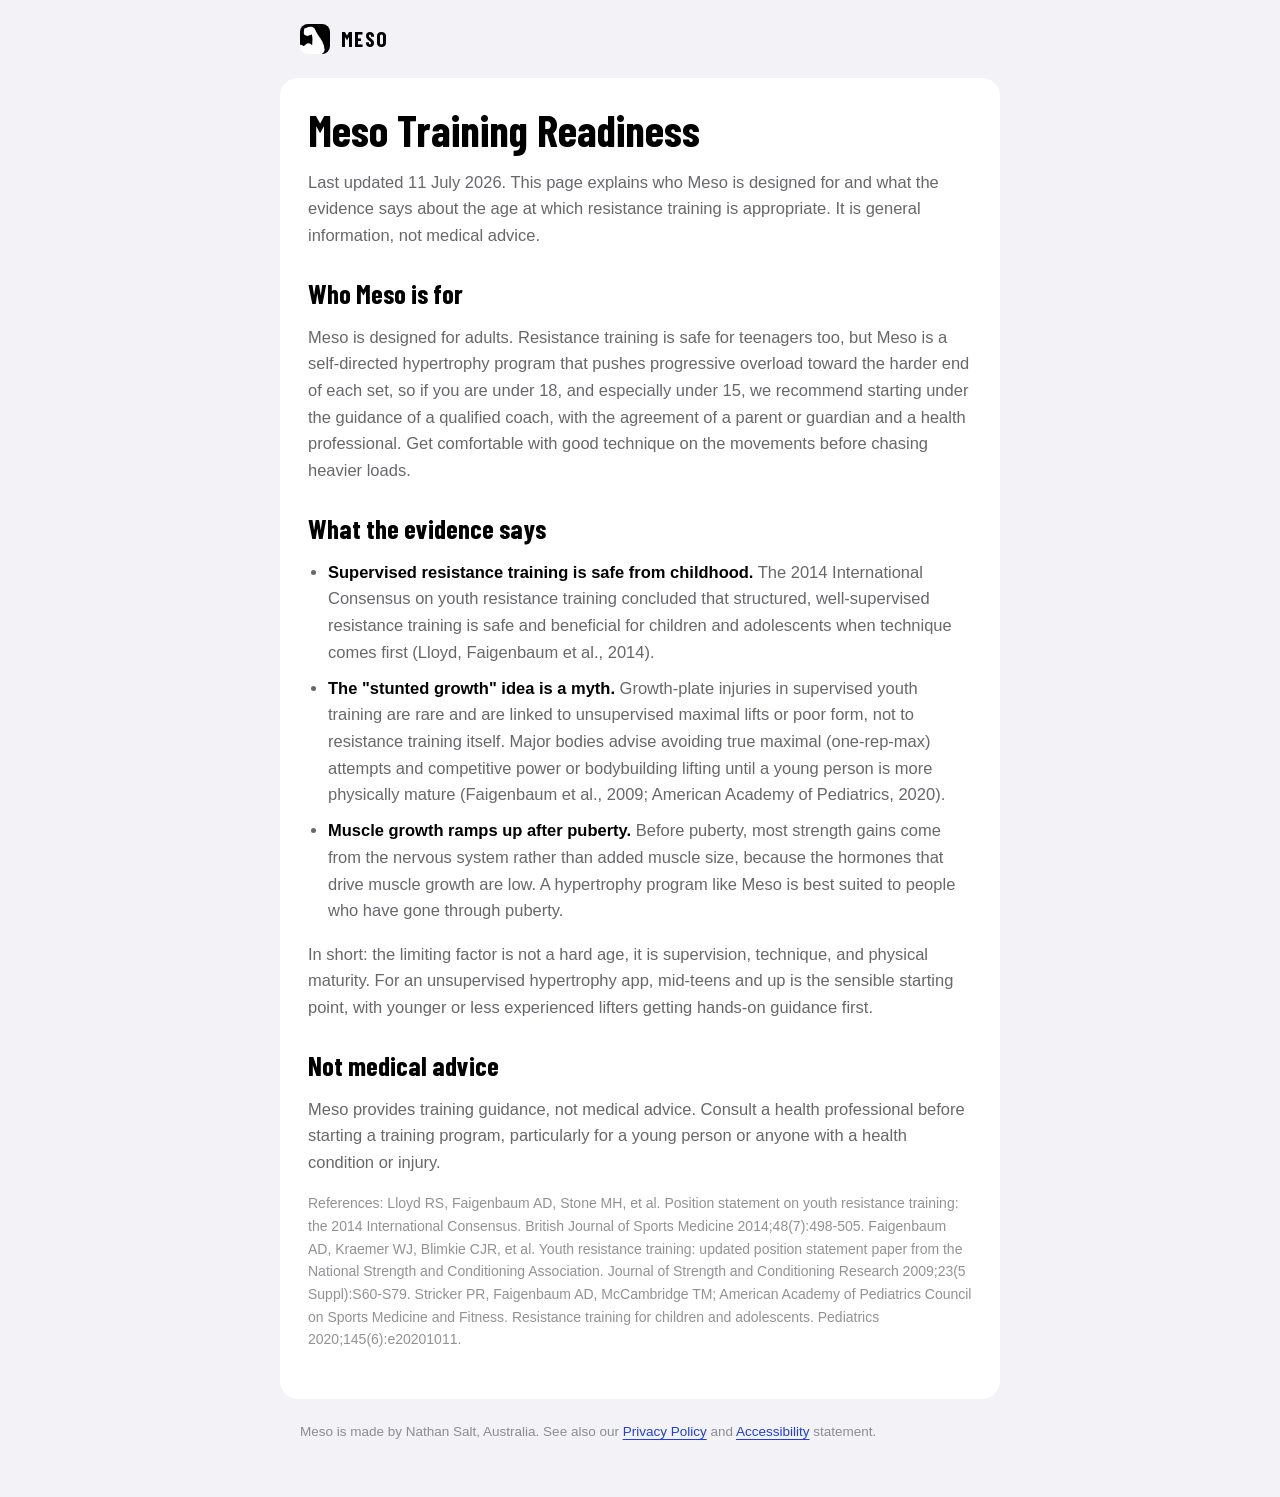
<file: suitability.html>
<!doctype html>
<html lang="en"><head><meta charset="utf-8"><meta name="viewport" content="width=device-width, initial-scale=1">
<meta name="apple-itunes-app" content="app-id=6789395189">
<title>Meso Training Readiness</title>
<meta name="theme-color" content="#f2f2f7">
<link rel="icon" href="icon.png">
<link rel="stylesheet" href="page.css">
</head><body>
<header class="top"><a href="./"><img src="icon.png" alt="" width="30" height="30"><span>MESO</span></a></header>
<main>
<h1>Meso Training Readiness</h1>
<p>Last updated 11 July 2026. This page explains who Meso is designed for and what the evidence says about the age at which resistance training is appropriate. It is general information, not medical advice.</p>
<h2>Who Meso is for</h2>
<p>Meso is designed for adults. Resistance training is safe for teenagers too, but Meso is a self-directed hypertrophy program that pushes progressive overload toward the harder end of each set, so if you are under 18, and especially under 15, we recommend starting under the guidance of a qualified coach, with the agreement of a parent or guardian and a health professional. Get comfortable with good technique on the movements before chasing heavier loads.</p>
<h2>What the evidence says</h2>
<ul>
<li><b>Supervised resistance training is safe from childhood.</b> The 2014 International Consensus on youth resistance training concluded that structured, well-supervised resistance training is safe and beneficial for children and adolescents when technique comes first (Lloyd, Faigenbaum et al., 2014).</li>
<li><b>The "stunted growth" idea is a myth.</b> Growth-plate injuries in supervised youth training are rare and are linked to unsupervised maximal lifts or poor form, not to resistance training itself. Major bodies advise avoiding true maximal (one-rep-max) attempts and competitive power or bodybuilding lifting until a young person is more physically mature (Faigenbaum et al., 2009; American Academy of Pediatrics, 2020).</li>
<li><b>Muscle growth ramps up after puberty.</b> Before puberty, most strength gains come from the nervous system rather than added muscle size, because the hormones that drive muscle growth are low. A hypertrophy program like Meso is best suited to people who have gone through puberty.</li>
</ul>
<p>In short: the limiting factor is not a hard age, it is supervision, technique, and physical maturity. For an unsupervised hypertrophy app, mid-teens and up is the sensible starting point, with younger or less experienced lifters getting hands-on guidance first.</p>
<h2>Not medical advice</h2>
<p>Meso provides training guidance, not medical advice. Consult a health professional before starting a training program, particularly for a young person or anyone with a health condition or injury.</p>
<p class="refs">References: Lloyd RS, Faigenbaum AD, Stone MH, et al. Position statement on youth resistance training: the 2014 International Consensus. British Journal of Sports Medicine 2014;48(7):498-505. Faigenbaum AD, Kraemer WJ, Blimkie CJR, et al. Youth resistance training: updated position statement paper from the National Strength and Conditioning Association. Journal of Strength and Conditioning Research 2009;23(5 Suppl):S60-S79. Stricker PR, Faigenbaum AD, McCambridge TM; American Academy of Pediatrics Council on Sports Medicine and Fitness. Resistance training for children and adolescents. Pediatrics 2020;145(6):e20201011.</p>
</main>
<footer>Meso is made by Nathan Salt, Australia. See also our <a href="privacy.html">Privacy Policy</a> and <a href="accessibility.html">Accessibility</a> statement.</footer>
</body></html>
</file>
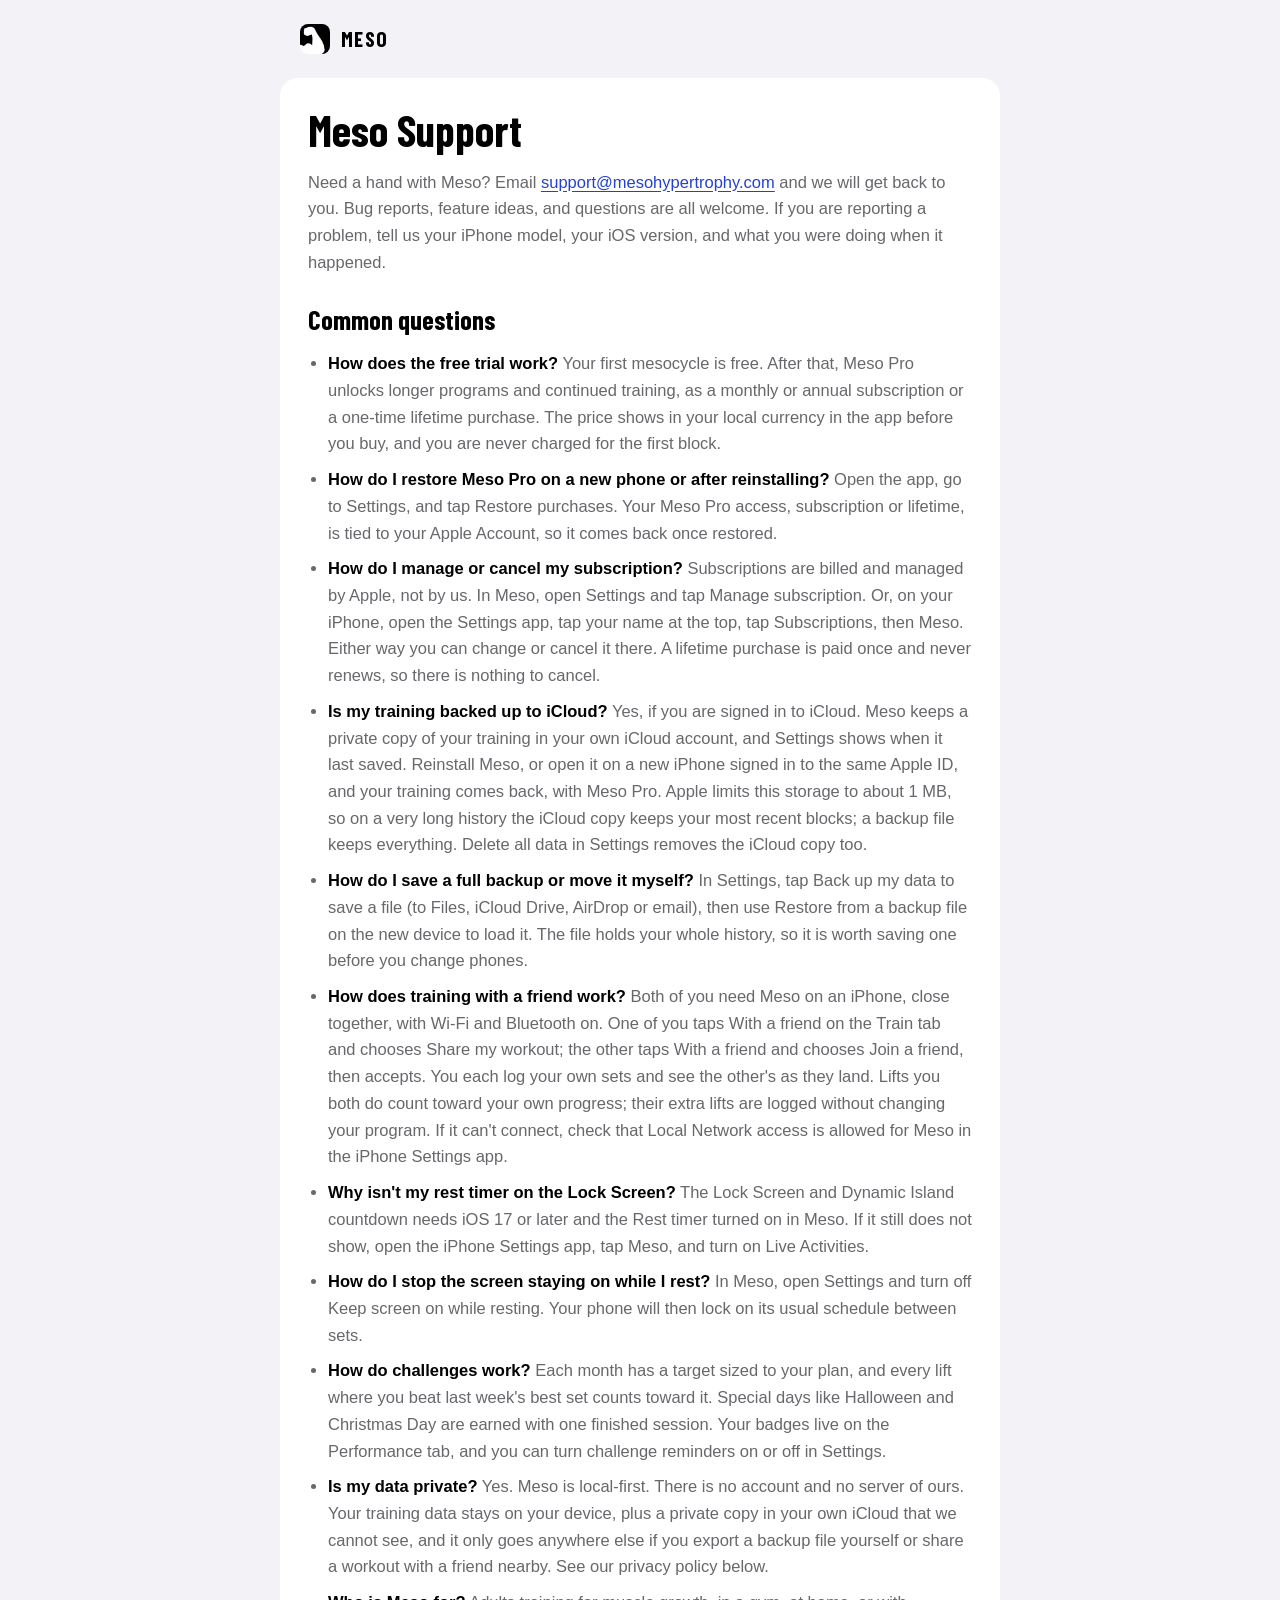
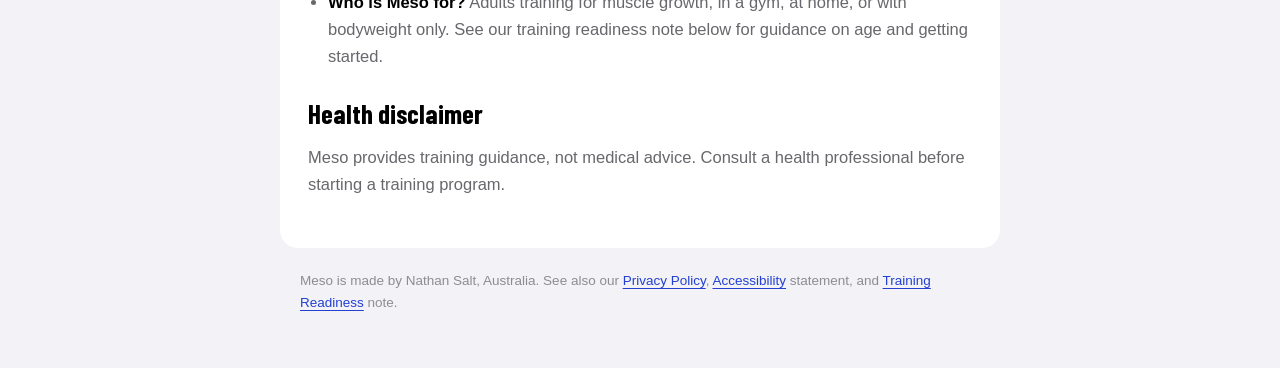
<file: support.html>
<!doctype html>
<html lang="en"><head><meta charset="utf-8"><meta name="viewport" content="width=device-width, initial-scale=1">
<meta name="apple-itunes-app" content="app-id=6789395189">
<title>Meso Support</title>
<meta name="theme-color" content="#f2f2f7">
<link rel="icon" href="icon.png">
<link rel="stylesheet" href="page.css">
</head><body>
<header class="top"><a href="./"><img src="icon.png" alt="" width="30" height="30"><span>MESO</span></a></header>
<main>
<h1>Meso Support</h1>
<p>Need a hand with Meso? Email <a href="mailto:support@mesohypertrophy.com">support@mesohypertrophy.com</a> and we will get back to you. Bug reports, feature ideas, and questions are all welcome. If you are reporting a problem, tell us your iPhone model, your iOS version, and what you were doing when it happened.</p>
<h2>Common questions</h2>
<ul>
<li><b>How does the free trial work?</b> Your first mesocycle is free. After that, Meso Pro unlocks longer programs and continued training, as a monthly or annual subscription or a one-time lifetime purchase. The price shows in your local currency in the app before you buy, and you are never charged for the first block.</li>
<li><b>How do I restore Meso Pro on a new phone or after reinstalling?</b> Open the app, go to Settings, and tap Restore purchases. Your Meso Pro access, subscription or lifetime, is tied to your Apple Account, so it comes back once restored.</li>
<li><b>How do I manage or cancel my subscription?</b> Subscriptions are billed and managed by Apple, not by us. In Meso, open Settings and tap Manage subscription. Or, on your iPhone, open the Settings app, tap your name at the top, tap Subscriptions, then Meso. Either way you can change or cancel it there. A lifetime purchase is paid once and never renews, so there is nothing to cancel.</li>
<li><b>Is my training backed up to iCloud?</b> Yes, if you are signed in to iCloud. Meso keeps a private copy of your training in your own iCloud account, and Settings shows when it last saved. Reinstall Meso, or open it on a new iPhone signed in to the same Apple ID, and your training comes back, with Meso Pro. Apple limits this storage to about 1 MB, so on a very long history the iCloud copy keeps your most recent blocks; a backup file keeps everything. Delete all data in Settings removes the iCloud copy too.</li>
<li><b>How do I save a full backup or move it myself?</b> In Settings, tap Back up my data to save a file (to Files, iCloud Drive, AirDrop or email), then use Restore from a backup file on the new device to load it. The file holds your whole history, so it is worth saving one before you change phones.</li>
<li><b>How does training with a friend work?</b> Both of you need Meso on an iPhone, close together, with Wi-Fi and Bluetooth on. One of you taps With a friend on the Train tab and chooses Share my workout; the other taps With a friend and chooses Join a friend, then accepts. You each log your own sets and see the other's as they land. Lifts you both do count toward your own progress; their extra lifts are logged without changing your program. If it can't connect, check that Local Network access is allowed for Meso in the iPhone Settings app.</li>
<li><b>Why isn't my rest timer on the Lock Screen?</b> The Lock Screen and Dynamic Island countdown needs iOS 17 or later and the Rest timer turned on in Meso. If it still does not show, open the iPhone Settings app, tap Meso, and turn on Live Activities.</li>
<li><b>How do I stop the screen staying on while I rest?</b> In Meso, open Settings and turn off Keep screen on while resting. Your phone will then lock on its usual schedule between sets.</li>
<li><b>How do challenges work?</b> Each month has a target sized to your plan, and every lift where you beat last week's best set counts toward it. Special days like Halloween and Christmas Day are earned with one finished session. Your badges live on the Performance tab, and you can turn challenge reminders on or off in Settings.</li>
<li><b>Is my data private?</b> Yes. Meso is local-first. There is no account and no server of ours. Your training data stays on your device, plus a private copy in your own iCloud that we cannot see, and it only goes anywhere else if you export a backup file yourself or share a workout with a friend nearby. See our privacy policy below.</li>
<li><b>Who is Meso for?</b> Adults training for muscle growth, in a gym, at home, or with bodyweight only. See our training readiness note below for guidance on age and getting started.</li>
</ul>
<h2>Health disclaimer</h2>
<p>Meso provides training guidance, not medical advice. Consult a health professional before starting a training program.</p>
</main>
<footer>Meso is made by Nathan Salt, Australia. See also our <a href="privacy.html">Privacy Policy</a>, <a href="accessibility.html">Accessibility</a> statement, and <a href="suitability.html">Training Readiness</a> note.</footer>
</body></html>
</file>
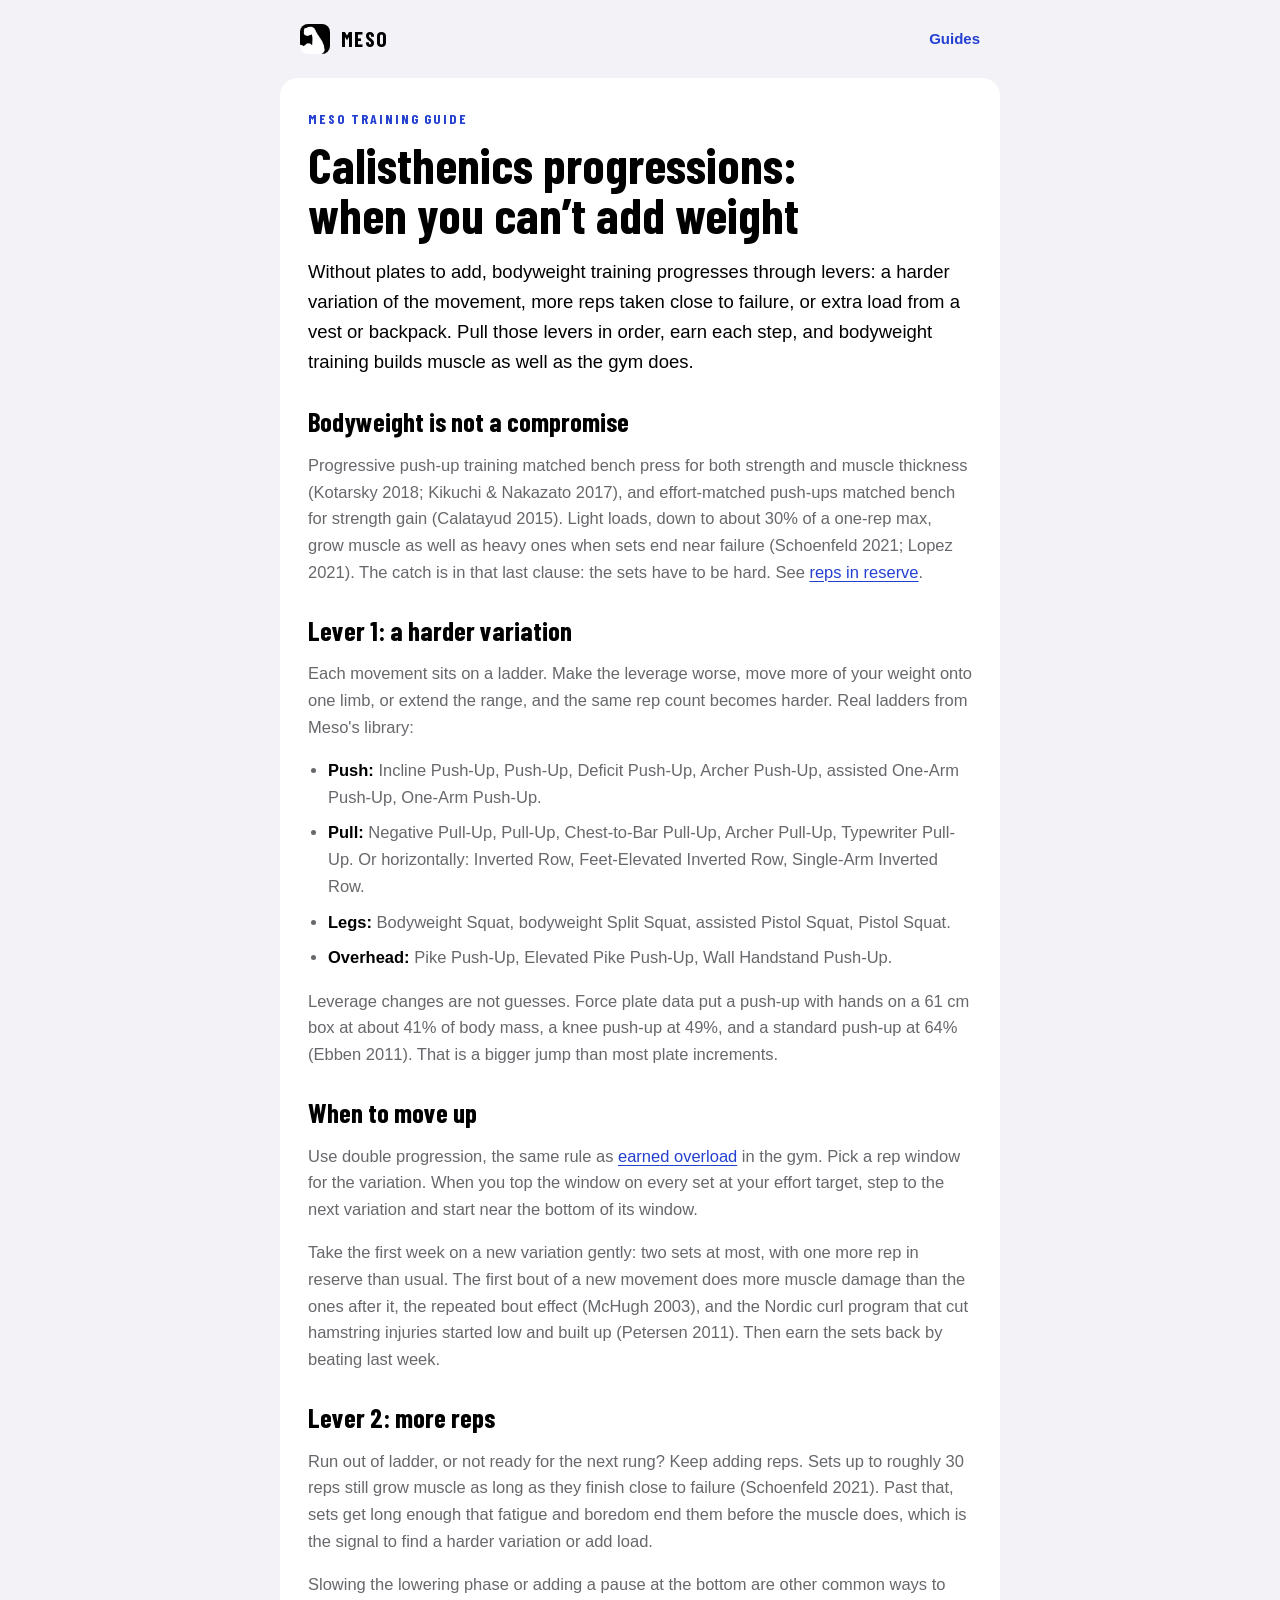
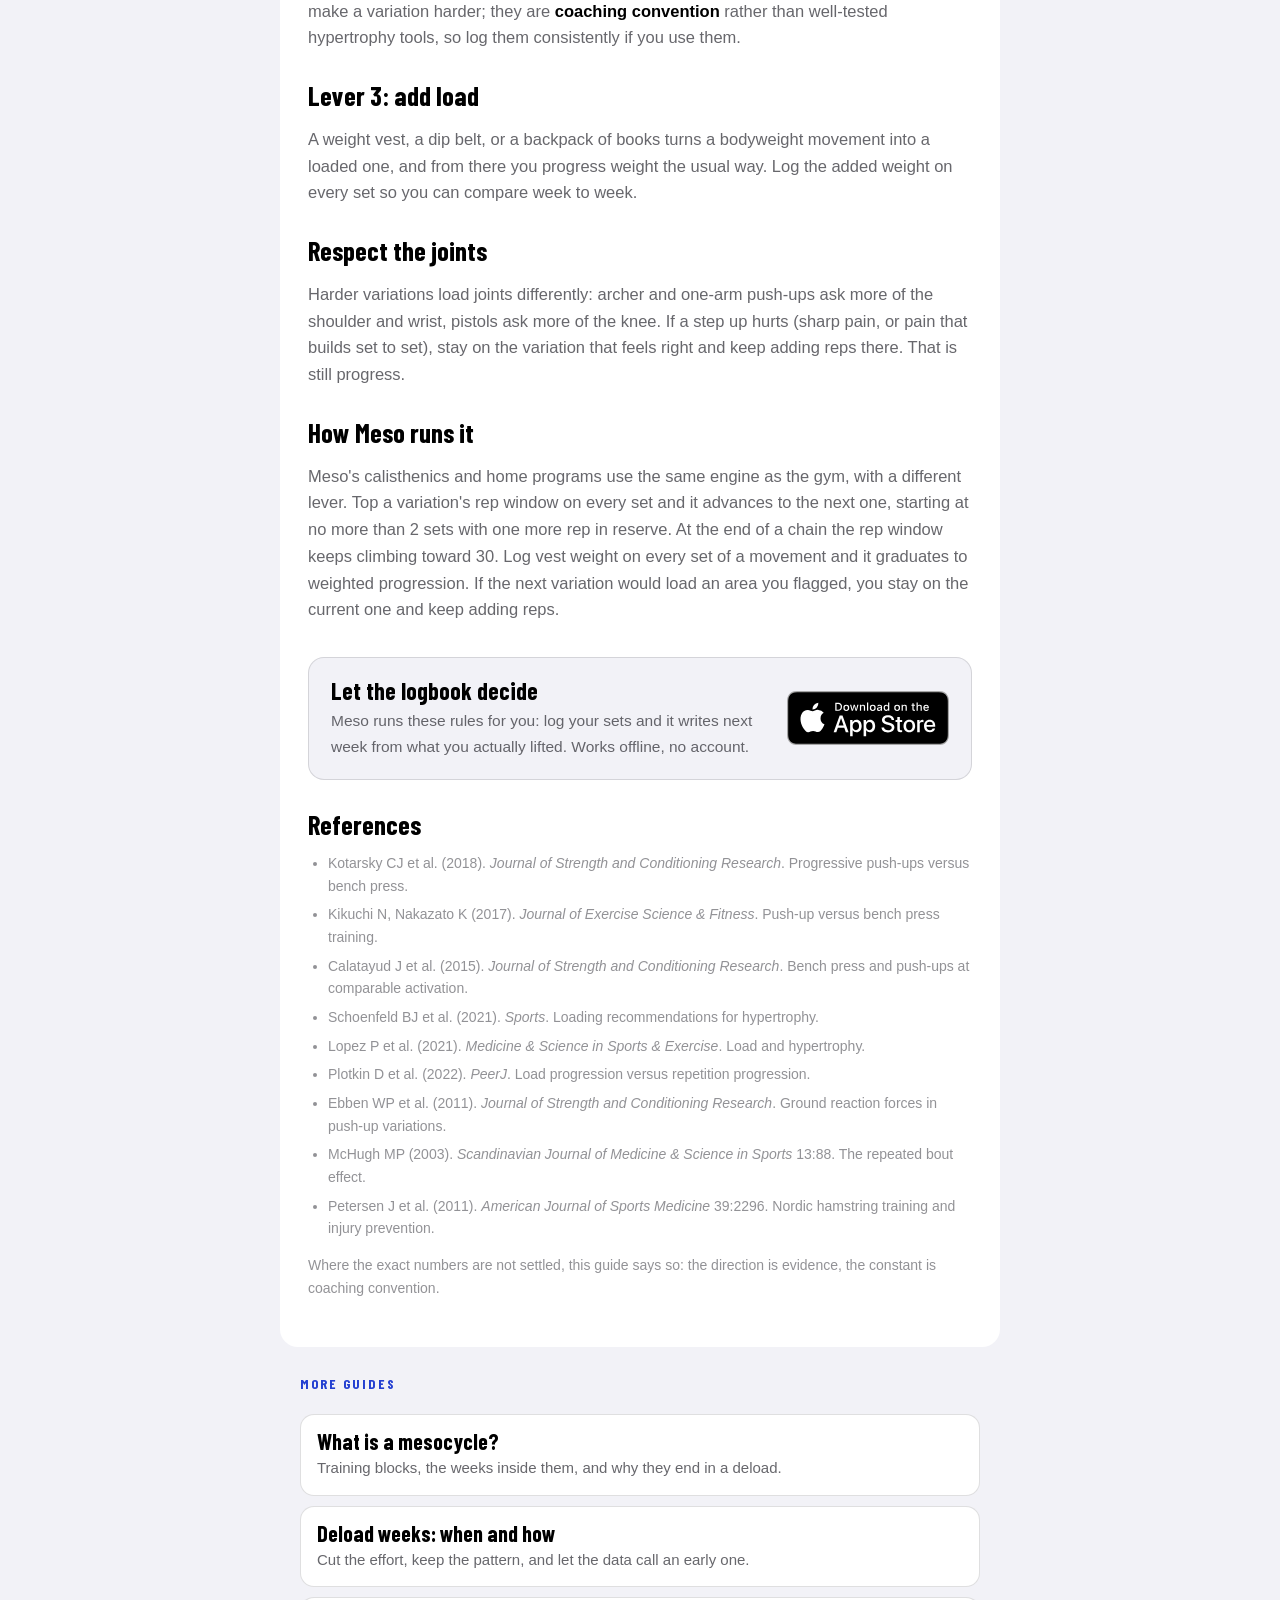
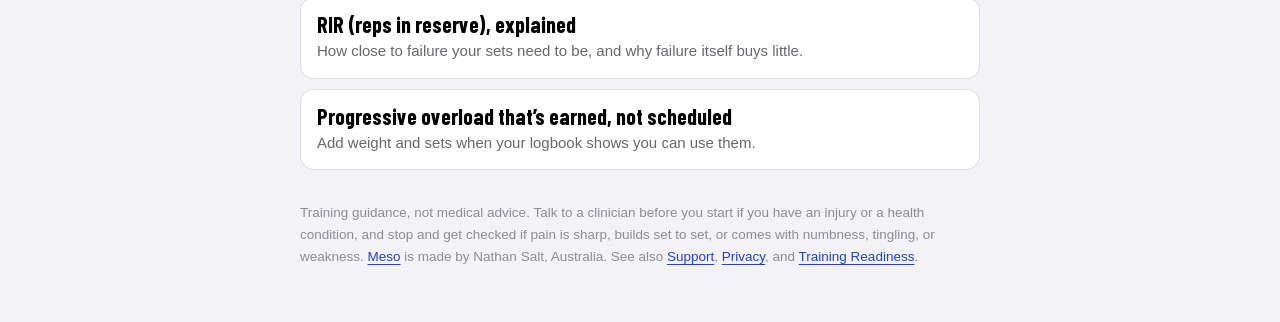
<file: guides/calisthenics-progressions.html>
<!doctype html>
<html lang="en"><head><meta charset="utf-8"><meta name="viewport" content="width=device-width, initial-scale=1">
<meta name="apple-itunes-app" content="app-id=6789395189">
<title>Calisthenics Progressions: When You Can’t Add Weight | Meso</title>
<meta name="description" content="How to keep progressing at home or on the bars without plates: harder variations, more reps near failure, and added load. What the research says about bodyweight training for muscle.">
<link rel="canonical" href="https://mesohypertrophy.com/guides/calisthenics-progressions">
<meta property="og:title" content="Calisthenics progressions: when you can’t add weight">
<meta property="og:description" content="How to keep progressing at home or on the bars without plates: harder variations, more reps near failure, and added load. What the research says about bodyweight training for muscle.">
<meta property="og:type" content="article">
<meta property="og:image" content="https://mesohypertrophy.com/og.jpg">
<meta name="theme-color" content="#f2f2f7">
<link rel="icon" href="../icon.png">
<link rel="stylesheet" href="../page.css">
<link rel="stylesheet" href="guide.css">
<script type="application/ld+json">{"@context": "https://schema.org", "@type": "Article", "headline": "Calisthenics progressions: when you can\u2019t add weight", "description": "How to keep progressing at home or on the bars without plates: harder variations, more reps near failure, and added load. What the research says about bodyweight training for muscle.", "author": {"@type": "Person", "name": "Nathan Salt"}, "publisher": {"@type": "Organization", "name": "Meso", "logo": {"@type": "ImageObject", "url": "https://mesohypertrophy.com/icon.png"}}, "datePublished": "2026-10-02", "dateModified": "2026-10-02", "mainEntityOfPage": "https://mesohypertrophy.com/guides/calisthenics-progressions"}</script>
</head><body>
<header class="top"><a href="../"><img src="../icon.png" alt="" width="30" height="30"><span>MESO</span></a><a class="crumb" href="./">Guides</a></header>
<main>
<p class="kicker">Meso training guide</p>
<h1>Calisthenics progressions: when you can’t add weight</h1>
<p class="lede">Without plates to add, bodyweight training progresses through levers: a harder variation of the movement, more reps taken close to failure, or extra load from a vest or backpack. Pull those levers in order, earn each step, and bodyweight training builds muscle as well as the gym does.</p>
<h2>Bodyweight is not a compromise</h2>
<p>Progressive push-up training matched bench press for both strength and muscle thickness (Kotarsky 2018; Kikuchi &amp; Nakazato 2017), and effort-matched push-ups matched bench for strength gain (Calatayud 2015). Light loads, down to about 30% of a one-rep max, grow muscle as well as heavy ones when sets end near failure (Schoenfeld 2021; Lopez 2021). The catch is in that last clause: the sets have to be hard. See <a href="reps-in-reserve">reps in reserve</a>.</p>
<h2>Lever 1: a harder variation</h2>
<p>Each movement sits on a ladder. Make the leverage worse, move more of your weight onto one limb, or extend the range, and the same rep count becomes harder. Real ladders from Meso's library:</p>
<ul>
<li><b>Push:</b> Incline Push-Up, Push-Up, Deficit Push-Up, Archer Push-Up, assisted One-Arm Push-Up, One-Arm Push-Up.</li>
<li><b>Pull:</b> Negative Pull-Up, Pull-Up, Chest-to-Bar Pull-Up, Archer Pull-Up, Typewriter Pull-Up. Or horizontally: Inverted Row, Feet-Elevated Inverted Row, Single-Arm Inverted Row.</li>
<li><b>Legs:</b> Bodyweight Squat, bodyweight Split Squat, assisted Pistol Squat, Pistol Squat.</li>
<li><b>Overhead:</b> Pike Push-Up, Elevated Pike Push-Up, Wall Handstand Push-Up.</li>
</ul>
<p>Leverage changes are not guesses. Force plate data put a push-up with hands on a 61 cm box at about 41% of body mass, a knee push-up at 49%, and a standard push-up at 64% (Ebben 2011). That is a bigger jump than most plate increments.</p>
<h2>When to move up</h2>
<p>Use double progression, the same rule as <a href="progressive-overload">earned overload</a> in the gym. Pick a rep window for the variation. When you top the window on every set at your effort target, step to the next variation and start near the bottom of its window.</p>
<p>Take the first week on a new variation gently: two sets at most, with one more rep in reserve than usual. The first bout of a new movement does more muscle damage than the ones after it, the repeated bout effect (McHugh 2003), and the Nordic curl program that cut hamstring injuries started low and built up (Petersen 2011). Then earn the sets back by beating last week.</p>
<h2>Lever 2: more reps</h2>
<p>Run out of ladder, or not ready for the next rung? Keep adding reps. Sets up to roughly 30 reps still grow muscle as long as they finish close to failure (Schoenfeld 2021). Past that, sets get long enough that fatigue and boredom end them before the muscle does, which is the signal to find a harder variation or add load.</p>
<p>Slowing the lowering phase or adding a pause at the bottom are other common ways to make a variation harder; they are <b>coaching convention</b> rather than well-tested hypertrophy tools, so log them consistently if you use them.</p>
<h2>Lever 3: add load</h2>
<p>A weight vest, a dip belt, or a backpack of books turns a bodyweight movement into a loaded one, and from there you progress weight the usual way. Log the added weight on every set so you can compare week to week.</p>
<h2>Respect the joints</h2>
<p>Harder variations load joints differently: archer and one-arm push-ups ask more of the shoulder and wrist, pistols ask more of the knee. If a step up hurts (sharp pain, or pain that builds set to set), stay on the variation that feels right and keep adding reps there. That is still progress.</p>
<h2>How Meso runs it</h2>
<p>Meso's calisthenics and home programs use the same engine as the gym, with a different lever. Top a variation's rep window on every set and it advances to the next one, starting at no more than 2 sets with one more rep in reserve. At the end of a chain the rep window keeps climbing toward 30. Log vest weight on every set of a movement and it graduates to weighted progression. If the next variation would load an area you flagged, you stay on the current one and keep adding reps.</p>

<aside class="cta">
<div><b>Let the logbook decide</b><span>Meso runs these rules for you: log your sets and it writes next week from what you actually lifted. Works offline, no account.</span></div>
<a class="store" href="https://apps.apple.com/app/apple-store/id6789395189?ct=guide-calisthenics-progressions"><img src="../app-store-badge.svg" alt="Download on the App Store" width="162" height="54"></a>
</aside>
<h2>References</h2>
<ul class="refs">
<li>Kotarsky CJ et al. (2018). <i>Journal of Strength and Conditioning Research</i>. Progressive push-ups versus bench press.</li>
<li>Kikuchi N, Nakazato K (2017). <i>Journal of Exercise Science &amp; Fitness</i>. Push-up versus bench press training.</li>
<li>Calatayud J et al. (2015). <i>Journal of Strength and Conditioning Research</i>. Bench press and push-ups at comparable activation.</li>
<li>Schoenfeld BJ et al. (2021). <i>Sports</i>. Loading recommendations for hypertrophy.</li>
<li>Lopez P et al. (2021). <i>Medicine &amp; Science in Sports &amp; Exercise</i>. Load and hypertrophy.</li>
<li>Plotkin D et al. (2022). <i>PeerJ</i>. Load progression versus repetition progression.</li>
<li>Ebben WP et al. (2011). <i>Journal of Strength and Conditioning Research</i>. Ground reaction forces in push-up variations.</li>
<li>McHugh MP (2003). <i>Scandinavian Journal of Medicine &amp; Science in Sports</i> 13:88. The repeated bout effect.</li>
<li>Petersen J et al. (2011). <i>American Journal of Sports Medicine</i> 39:2296. Nordic hamstring training and injury prevention.</li>
</ul>
<p class="refs">Where the exact numbers are not settled, this guide says so: the direction is evidence, the constant is coaching convention.</p>
</main>
<nav class="more" aria-label="More guides">
<p class="kicker">More guides</p>
<ul>
<li><a href="what-is-a-mesocycle"><b>What is a mesocycle?</b><span>Training blocks, the weeks inside them, and why they end in a deload.</span></a></li>
<li><a href="deload-week"><b>Deload weeks: when and how</b><span>Cut the effort, keep the pattern, and let the data call an early one.</span></a></li>
<li><a href="reps-in-reserve"><b>RIR (reps in reserve), explained</b><span>How close to failure your sets need to be, and why failure itself buys little.</span></a></li>
<li><a href="progressive-overload"><b>Progressive overload that’s earned, not scheduled</b><span>Add weight and sets when your logbook shows you can use them.</span></a></li>
</ul>
</nav>
<footer>Training guidance, not medical advice. Talk to a clinician before you start if you have an injury or a health condition, and stop and get checked if pain is sharp, builds set to set, or comes with numbness, tingling, or weakness. <a href="../">Meso</a> is made by Nathan Salt, Australia. See also <a href="../support.html">Support</a>, <a href="../privacy.html">Privacy</a>, and <a href="../suitability.html">Training Readiness</a>.</footer>
</body></html>
</file>
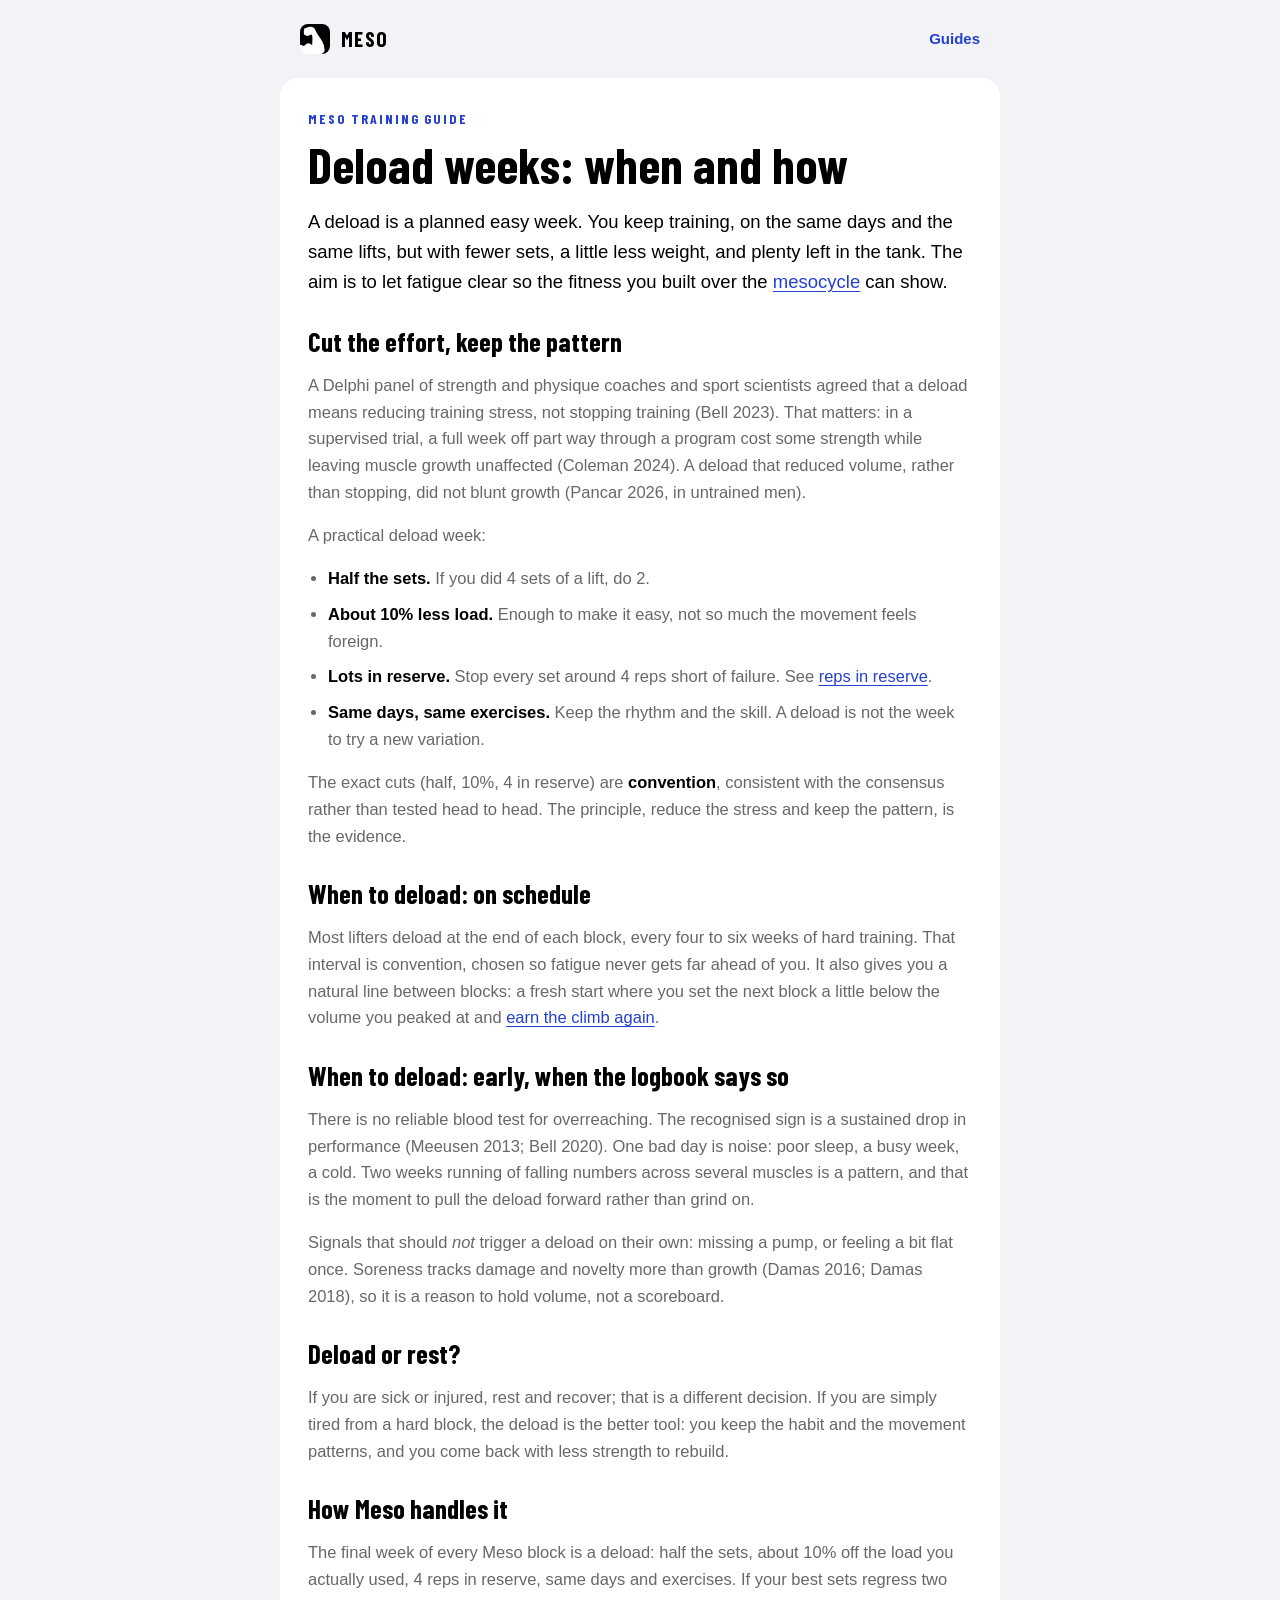
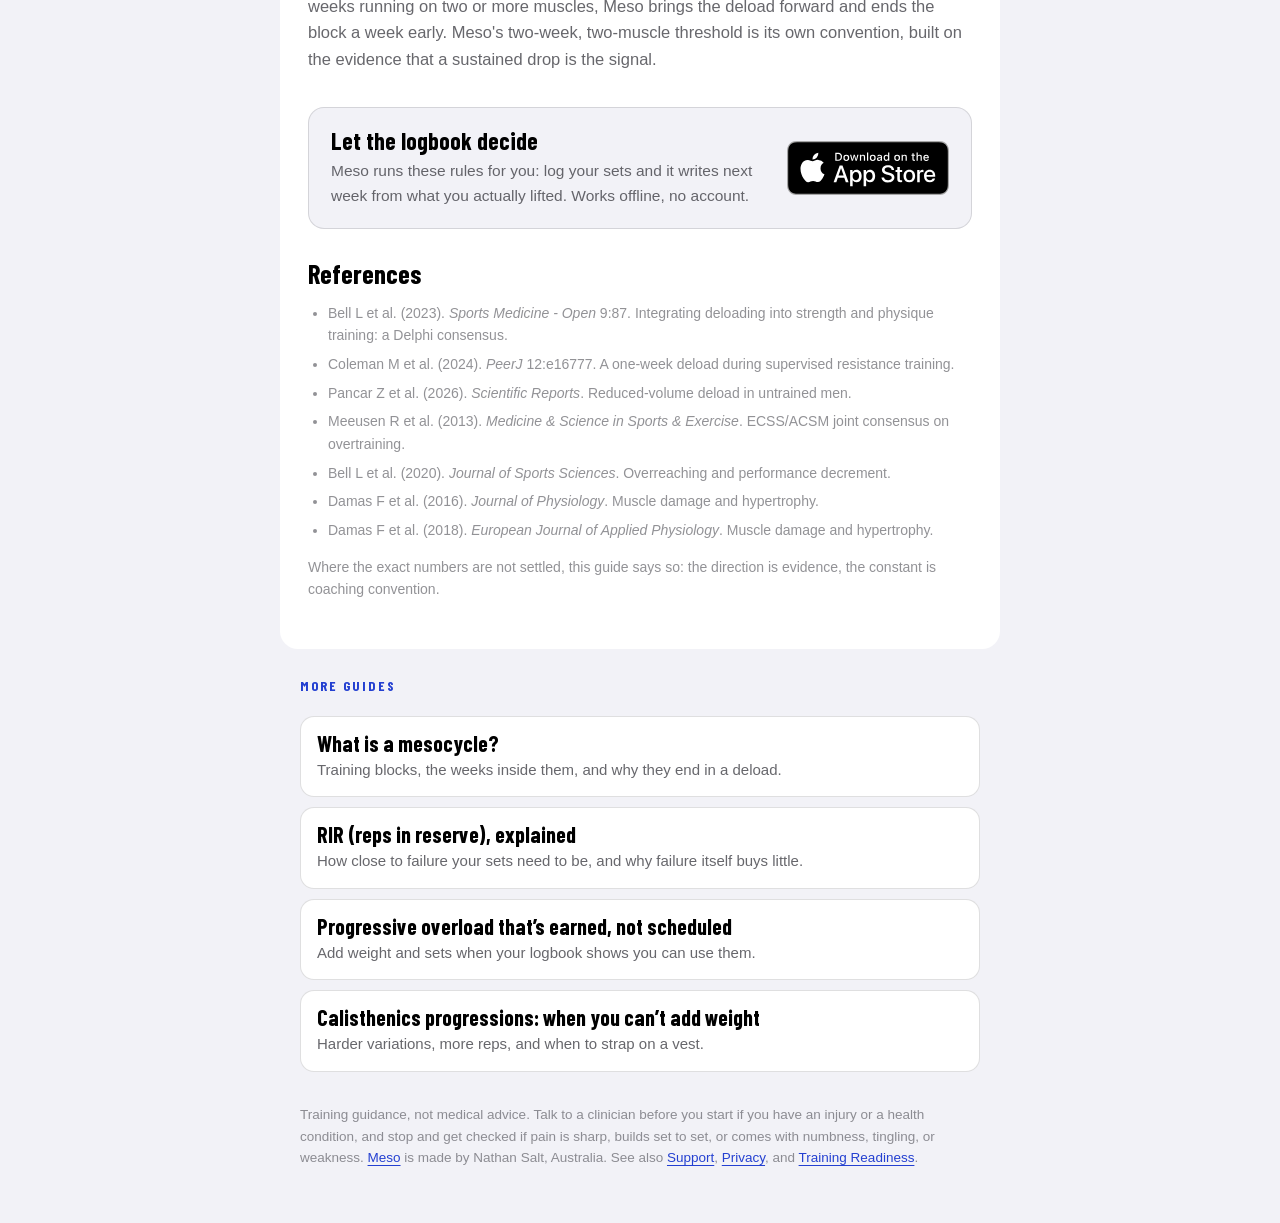
<file: guides/deload-week.html>
<!doctype html>
<html lang="en"><head><meta charset="utf-8"><meta name="viewport" content="width=device-width, initial-scale=1">
<meta name="apple-itunes-app" content="app-id=6789395189">
<title>Deload Weeks: When and How to Deload | Meso</title>
<meta name="description" content="A deload week cuts sets, load and effort while keeping your exercises and training days. When to take one, how much to cut, and what the research actually supports.">
<link rel="canonical" href="https://mesohypertrophy.com/guides/deload-week">
<meta property="og:title" content="Deload weeks: when and how">
<meta property="og:description" content="A deload week cuts sets, load and effort while keeping your exercises and training days. When to take one, how much to cut, and what the research actually supports.">
<meta property="og:type" content="article">
<meta property="og:image" content="https://mesohypertrophy.com/og.jpg">
<meta name="theme-color" content="#f2f2f7">
<link rel="icon" href="../icon.png">
<link rel="stylesheet" href="../page.css">
<link rel="stylesheet" href="guide.css">
<script type="application/ld+json">{"@context": "https://schema.org", "@type": "Article", "headline": "Deload weeks: when and how", "description": "A deload week cuts sets, load and effort while keeping your exercises and training days. When to take one, how much to cut, and what the research actually supports.", "author": {"@type": "Person", "name": "Nathan Salt"}, "publisher": {"@type": "Organization", "name": "Meso", "logo": {"@type": "ImageObject", "url": "https://mesohypertrophy.com/icon.png"}}, "datePublished": "2026-10-02", "dateModified": "2026-10-02", "mainEntityOfPage": "https://mesohypertrophy.com/guides/deload-week"}</script>
</head><body>
<header class="top"><a href="../"><img src="../icon.png" alt="" width="30" height="30"><span>MESO</span></a><a class="crumb" href="./">Guides</a></header>
<main>
<p class="kicker">Meso training guide</p>
<h1>Deload weeks: when and how</h1>
<p class="lede">A deload is a planned easy week. You keep training, on the same days and the same lifts, but with fewer sets, a little less weight, and plenty left in the tank. The aim is to let fatigue clear so the fitness you built over the <a href="what-is-a-mesocycle">mesocycle</a> can show.</p>
<h2>Cut the effort, keep the pattern</h2>
<p>A Delphi panel of strength and physique coaches and sport scientists agreed that a deload means reducing training stress, not stopping training (Bell 2023). That matters: in a supervised trial, a full week off part way through a program cost some strength while leaving muscle growth unaffected (Coleman 2024). A deload that reduced volume, rather than stopping, did not blunt growth (Pancar 2026, in untrained men).</p>
<p>A practical deload week:</p>
<ul>
<li><b>Half the sets.</b> If you did 4 sets of a lift, do 2.</li>
<li><b>About 10% less load.</b> Enough to make it easy, not so much the movement feels foreign.</li>
<li><b>Lots in reserve.</b> Stop every set around 4 reps short of failure. See <a href="reps-in-reserve">reps in reserve</a>.</li>
<li><b>Same days, same exercises.</b> Keep the rhythm and the skill. A deload is not the week to try a new variation.</li>
</ul>
<p>The exact cuts (half, 10%, 4 in reserve) are <b>convention</b>, consistent with the consensus rather than tested head to head. The principle, reduce the stress and keep the pattern, is the evidence.</p>
<h2>When to deload: on schedule</h2>
<p>Most lifters deload at the end of each block, every four to six weeks of hard training. That interval is convention, chosen so fatigue never gets far ahead of you. It also gives you a natural line between blocks: a fresh start where you set the next block a little below the volume you peaked at and <a href="progressive-overload">earn the climb again</a>.</p>
<h2>When to deload: early, when the logbook says so</h2>
<p>There is no reliable blood test for overreaching. The recognised sign is a sustained drop in performance (Meeusen 2013; Bell 2020). One bad day is noise: poor sleep, a busy week, a cold. Two weeks running of falling numbers across several muscles is a pattern, and that is the moment to pull the deload forward rather than grind on.</p>
<p>Signals that should <i>not</i> trigger a deload on their own: missing a pump, or feeling a bit flat once. Soreness tracks damage and novelty more than growth (Damas 2016; Damas 2018), so it is a reason to hold volume, not a scoreboard.</p>
<h2>Deload or rest?</h2>
<p>If you are sick or injured, rest and recover; that is a different decision. If you are simply tired from a hard block, the deload is the better tool: you keep the habit and the movement patterns, and you come back with less strength to rebuild.</p>
<h2>How Meso handles it</h2>
<p>The final week of every Meso block is a deload: half the sets, about 10% off the load you actually used, 4 reps in reserve, same days and exercises. If your best sets regress two weeks running on two or more muscles, Meso brings the deload forward and ends the block a week early. Meso's two-week, two-muscle threshold is its own convention, built on the evidence that a sustained drop is the signal.</p>

<aside class="cta">
<div><b>Let the logbook decide</b><span>Meso runs these rules for you: log your sets and it writes next week from what you actually lifted. Works offline, no account.</span></div>
<a class="store" href="https://apps.apple.com/app/apple-store/id6789395189?ct=guide-deload-week"><img src="../app-store-badge.svg" alt="Download on the App Store" width="162" height="54"></a>
</aside>
<h2>References</h2>
<ul class="refs">
<li>Bell L et al. (2023). <i>Sports Medicine - Open</i> 9:87. Integrating deloading into strength and physique training: a Delphi consensus.</li>
<li>Coleman M et al. (2024). <i>PeerJ</i> 12:e16777. A one-week deload during supervised resistance training.</li>
<li>Pancar Z et al. (2026). <i>Scientific Reports</i>. Reduced-volume deload in untrained men.</li>
<li>Meeusen R et al. (2013). <i>Medicine &amp; Science in Sports &amp; Exercise</i>. ECSS/ACSM joint consensus on overtraining.</li>
<li>Bell L et al. (2020). <i>Journal of Sports Sciences</i>. Overreaching and performance decrement.</li>
<li>Damas F et al. (2016). <i>Journal of Physiology</i>. Muscle damage and hypertrophy.</li>
<li>Damas F et al. (2018). <i>European Journal of Applied Physiology</i>. Muscle damage and hypertrophy.</li>
</ul>
<p class="refs">Where the exact numbers are not settled, this guide says so: the direction is evidence, the constant is coaching convention.</p>
</main>
<nav class="more" aria-label="More guides">
<p class="kicker">More guides</p>
<ul>
<li><a href="what-is-a-mesocycle"><b>What is a mesocycle?</b><span>Training blocks, the weeks inside them, and why they end in a deload.</span></a></li>
<li><a href="reps-in-reserve"><b>RIR (reps in reserve), explained</b><span>How close to failure your sets need to be, and why failure itself buys little.</span></a></li>
<li><a href="progressive-overload"><b>Progressive overload that’s earned, not scheduled</b><span>Add weight and sets when your logbook shows you can use them.</span></a></li>
<li><a href="calisthenics-progressions"><b>Calisthenics progressions: when you can’t add weight</b><span>Harder variations, more reps, and when to strap on a vest.</span></a></li>
</ul>
</nav>
<footer>Training guidance, not medical advice. Talk to a clinician before you start if you have an injury or a health condition, and stop and get checked if pain is sharp, builds set to set, or comes with numbness, tingling, or weakness. <a href="../">Meso</a> is made by Nathan Salt, Australia. See also <a href="../support.html">Support</a>, <a href="../privacy.html">Privacy</a>, and <a href="../suitability.html">Training Readiness</a>.</footer>
</body></html>
</file>
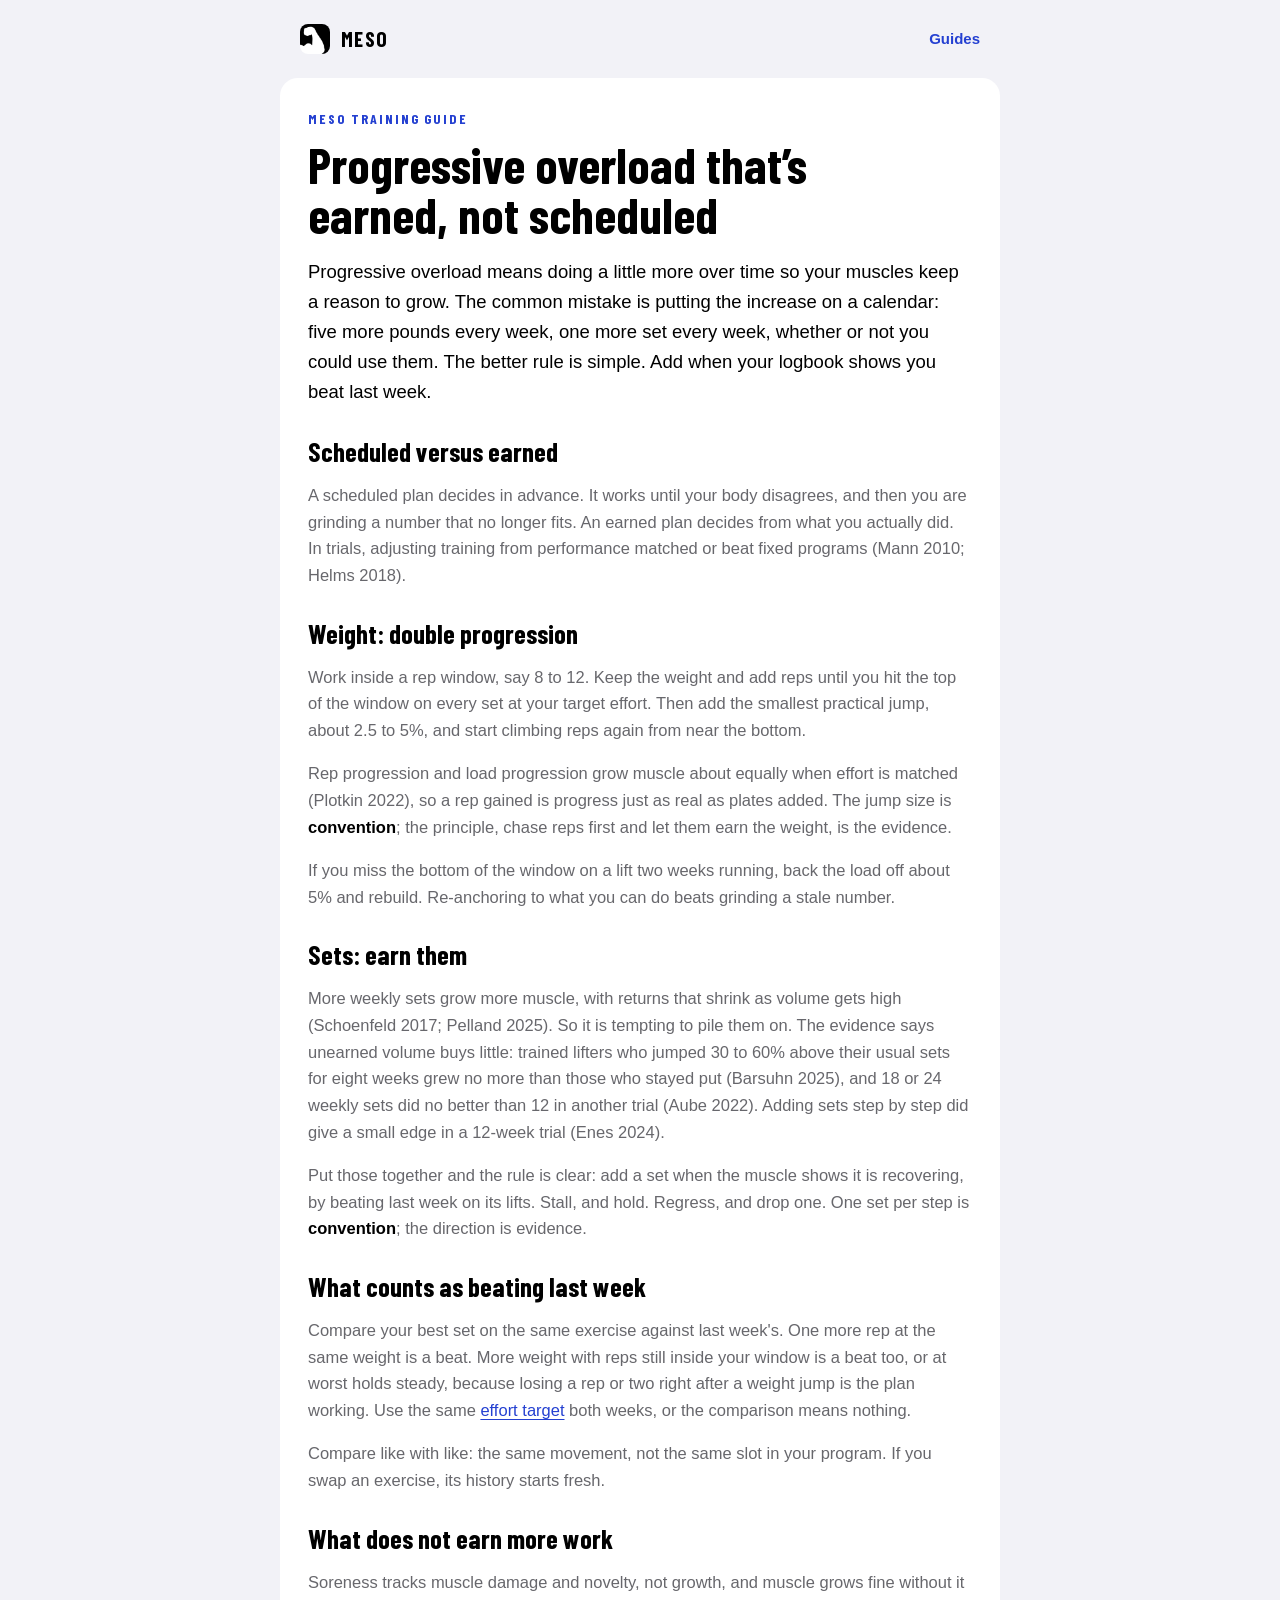
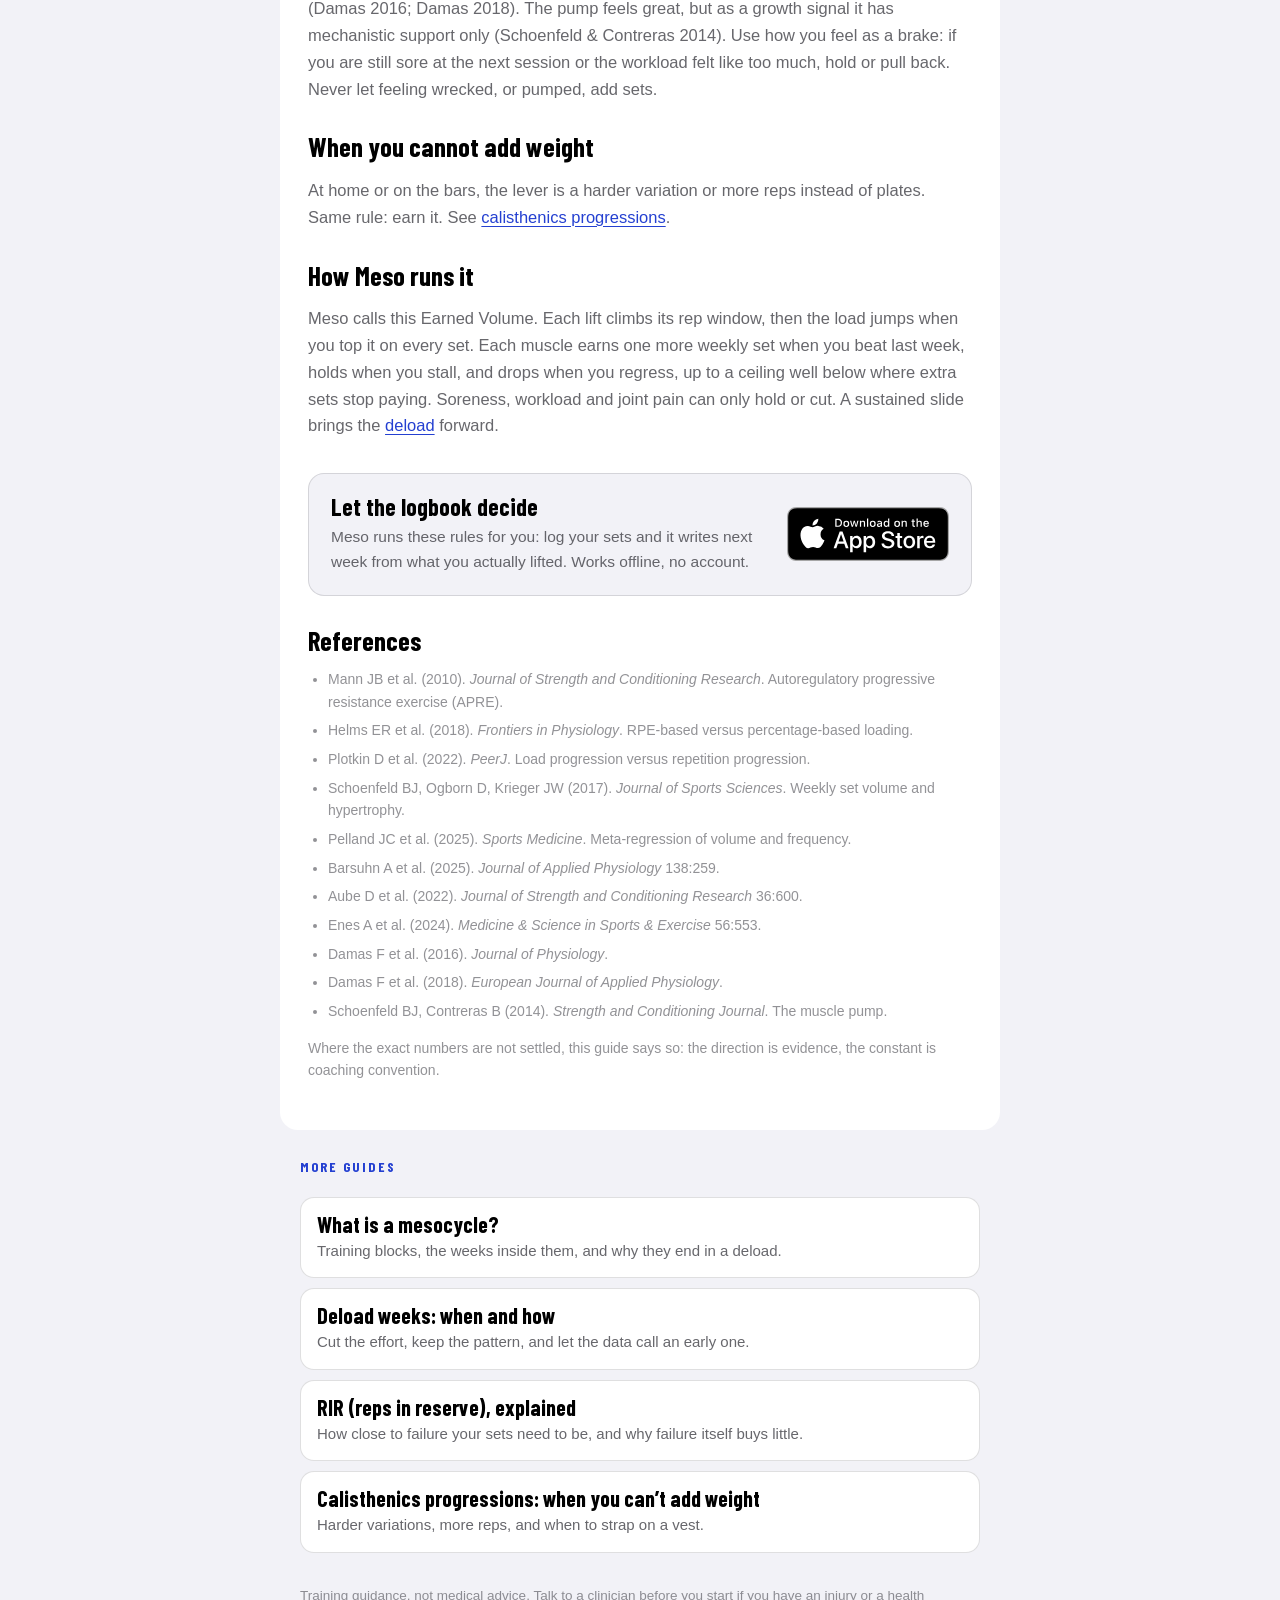
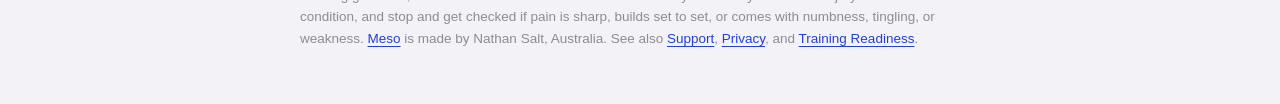
<file: guides/progressive-overload.html>
<!doctype html>
<html lang="en"><head><meta charset="utf-8"><meta name="viewport" content="width=device-width, initial-scale=1">
<meta name="apple-itunes-app" content="app-id=6789395189">
<title>Progressive Overload That’s Earned, Not Scheduled | Meso</title>
<meta name="description" content="Progressive overload works best when your performance decides the next step. Double progression, when to add weight, when to add sets, and why unearned volume buys little.">
<link rel="canonical" href="https://mesohypertrophy.com/guides/progressive-overload">
<meta property="og:title" content="Progressive overload that’s earned, not scheduled">
<meta property="og:description" content="Progressive overload works best when your performance decides the next step. Double progression, when to add weight, when to add sets, and why unearned volume buys little.">
<meta property="og:type" content="article">
<meta property="og:image" content="https://mesohypertrophy.com/og.jpg">
<meta name="theme-color" content="#f2f2f7">
<link rel="icon" href="../icon.png">
<link rel="stylesheet" href="../page.css">
<link rel="stylesheet" href="guide.css">
<script type="application/ld+json">{"@context": "https://schema.org", "@type": "Article", "headline": "Progressive overload that\u2019s earned, not scheduled", "description": "Progressive overload works best when your performance decides the next step. Double progression, when to add weight, when to add sets, and why unearned volume buys little.", "author": {"@type": "Person", "name": "Nathan Salt"}, "publisher": {"@type": "Organization", "name": "Meso", "logo": {"@type": "ImageObject", "url": "https://mesohypertrophy.com/icon.png"}}, "datePublished": "2026-10-02", "dateModified": "2026-10-02", "mainEntityOfPage": "https://mesohypertrophy.com/guides/progressive-overload"}</script>
</head><body>
<header class="top"><a href="../"><img src="../icon.png" alt="" width="30" height="30"><span>MESO</span></a><a class="crumb" href="./">Guides</a></header>
<main>
<p class="kicker">Meso training guide</p>
<h1>Progressive overload that’s earned, not scheduled</h1>
<p class="lede">Progressive overload means doing a little more over time so your muscles keep a reason to grow. The common mistake is putting the increase on a calendar: five more pounds every week, one more set every week, whether or not you could use them. The better rule is simple. Add when your logbook shows you beat last week.</p>
<h2>Scheduled versus earned</h2>
<p>A scheduled plan decides in advance. It works until your body disagrees, and then you are grinding a number that no longer fits. An earned plan decides from what you actually did. In trials, adjusting training from performance matched or beat fixed programs (Mann 2010; Helms 2018).</p>
<h2>Weight: double progression</h2>
<p>Work inside a rep window, say 8 to 12. Keep the weight and add reps until you hit the top of the window on every set at your target effort. Then add the smallest practical jump, about 2.5 to 5%, and start climbing reps again from near the bottom.</p>
<p>Rep progression and load progression grow muscle about equally when effort is matched (Plotkin 2022), so a rep gained is progress just as real as plates added. The jump size is <b>convention</b>; the principle, chase reps first and let them earn the weight, is the evidence.</p>
<p>If you miss the bottom of the window on a lift two weeks running, back the load off about 5% and rebuild. Re-anchoring to what you can do beats grinding a stale number.</p>
<h2>Sets: earn them</h2>
<p>More weekly sets grow more muscle, with returns that shrink as volume gets high (Schoenfeld 2017; Pelland 2025). So it is tempting to pile them on. The evidence says unearned volume buys little: trained lifters who jumped 30 to 60% above their usual sets for eight weeks grew no more than those who stayed put (Barsuhn 2025), and 18 or 24 weekly sets did no better than 12 in another trial (Aube 2022). Adding sets step by step did give a small edge in a 12-week trial (Enes 2024).</p>
<p>Put those together and the rule is clear: add a set when the muscle shows it is recovering, by beating last week on its lifts. Stall, and hold. Regress, and drop one. One set per step is <b>convention</b>; the direction is evidence.</p>
<h2>What counts as beating last week</h2>
<p>Compare your best set on the same exercise against last week's. One more rep at the same weight is a beat. More weight with reps still inside your window is a beat too, or at worst holds steady, because losing a rep or two right after a weight jump is the plan working. Use the same <a href="reps-in-reserve">effort target</a> both weeks, or the comparison means nothing.</p>
<p>Compare like with like: the same movement, not the same slot in your program. If you swap an exercise, its history starts fresh.</p>
<h2>What does not earn more work</h2>
<p>Soreness tracks muscle damage and novelty, not growth, and muscle grows fine without it (Damas 2016; Damas 2018). The pump feels great, but as a growth signal it has mechanistic support only (Schoenfeld &amp; Contreras 2014). Use how you feel as a brake: if you are still sore at the next session or the workload felt like too much, hold or pull back. Never let feeling wrecked, or pumped, add sets.</p>
<h2>When you cannot add weight</h2>
<p>At home or on the bars, the lever is a harder variation or more reps instead of plates. Same rule: earn it. See <a href="calisthenics-progressions">calisthenics progressions</a>.</p>
<h2>How Meso runs it</h2>
<p>Meso calls this Earned Volume. Each lift climbs its rep window, then the load jumps when you top it on every set. Each muscle earns one more weekly set when you beat last week, holds when you stall, and drops when you regress, up to a ceiling well below where extra sets stop paying. Soreness, workload and joint pain can only hold or cut. A sustained slide brings the <a href="deload-week">deload</a> forward.</p>

<aside class="cta">
<div><b>Let the logbook decide</b><span>Meso runs these rules for you: log your sets and it writes next week from what you actually lifted. Works offline, no account.</span></div>
<a class="store" href="https://apps.apple.com/app/apple-store/id6789395189?ct=guide-progressive-overload"><img src="../app-store-badge.svg" alt="Download on the App Store" width="162" height="54"></a>
</aside>
<h2>References</h2>
<ul class="refs">
<li>Mann JB et al. (2010). <i>Journal of Strength and Conditioning Research</i>. Autoregulatory progressive resistance exercise (APRE).</li>
<li>Helms ER et al. (2018). <i>Frontiers in Physiology</i>. RPE-based versus percentage-based loading.</li>
<li>Plotkin D et al. (2022). <i>PeerJ</i>. Load progression versus repetition progression.</li>
<li>Schoenfeld BJ, Ogborn D, Krieger JW (2017). <i>Journal of Sports Sciences</i>. Weekly set volume and hypertrophy.</li>
<li>Pelland JC et al. (2025). <i>Sports Medicine</i>. Meta-regression of volume and frequency.</li>
<li>Barsuhn A et al. (2025). <i>Journal of Applied Physiology</i> 138:259.</li>
<li>Aube D et al. (2022). <i>Journal of Strength and Conditioning Research</i> 36:600.</li>
<li>Enes A et al. (2024). <i>Medicine &amp; Science in Sports &amp; Exercise</i> 56:553.</li>
<li>Damas F et al. (2016). <i>Journal of Physiology</i>.</li>
<li>Damas F et al. (2018). <i>European Journal of Applied Physiology</i>.</li>
<li>Schoenfeld BJ, Contreras B (2014). <i>Strength and Conditioning Journal</i>. The muscle pump.</li>
</ul>
<p class="refs">Where the exact numbers are not settled, this guide says so: the direction is evidence, the constant is coaching convention.</p>
</main>
<nav class="more" aria-label="More guides">
<p class="kicker">More guides</p>
<ul>
<li><a href="what-is-a-mesocycle"><b>What is a mesocycle?</b><span>Training blocks, the weeks inside them, and why they end in a deload.</span></a></li>
<li><a href="deload-week"><b>Deload weeks: when and how</b><span>Cut the effort, keep the pattern, and let the data call an early one.</span></a></li>
<li><a href="reps-in-reserve"><b>RIR (reps in reserve), explained</b><span>How close to failure your sets need to be, and why failure itself buys little.</span></a></li>
<li><a href="calisthenics-progressions"><b>Calisthenics progressions: when you can’t add weight</b><span>Harder variations, more reps, and when to strap on a vest.</span></a></li>
</ul>
</nav>
<footer>Training guidance, not medical advice. Talk to a clinician before you start if you have an injury or a health condition, and stop and get checked if pain is sharp, builds set to set, or comes with numbness, tingling, or weakness. <a href="../">Meso</a> is made by Nathan Salt, Australia. See also <a href="../support.html">Support</a>, <a href="../privacy.html">Privacy</a>, and <a href="../suitability.html">Training Readiness</a>.</footer>
</body></html>
</file>
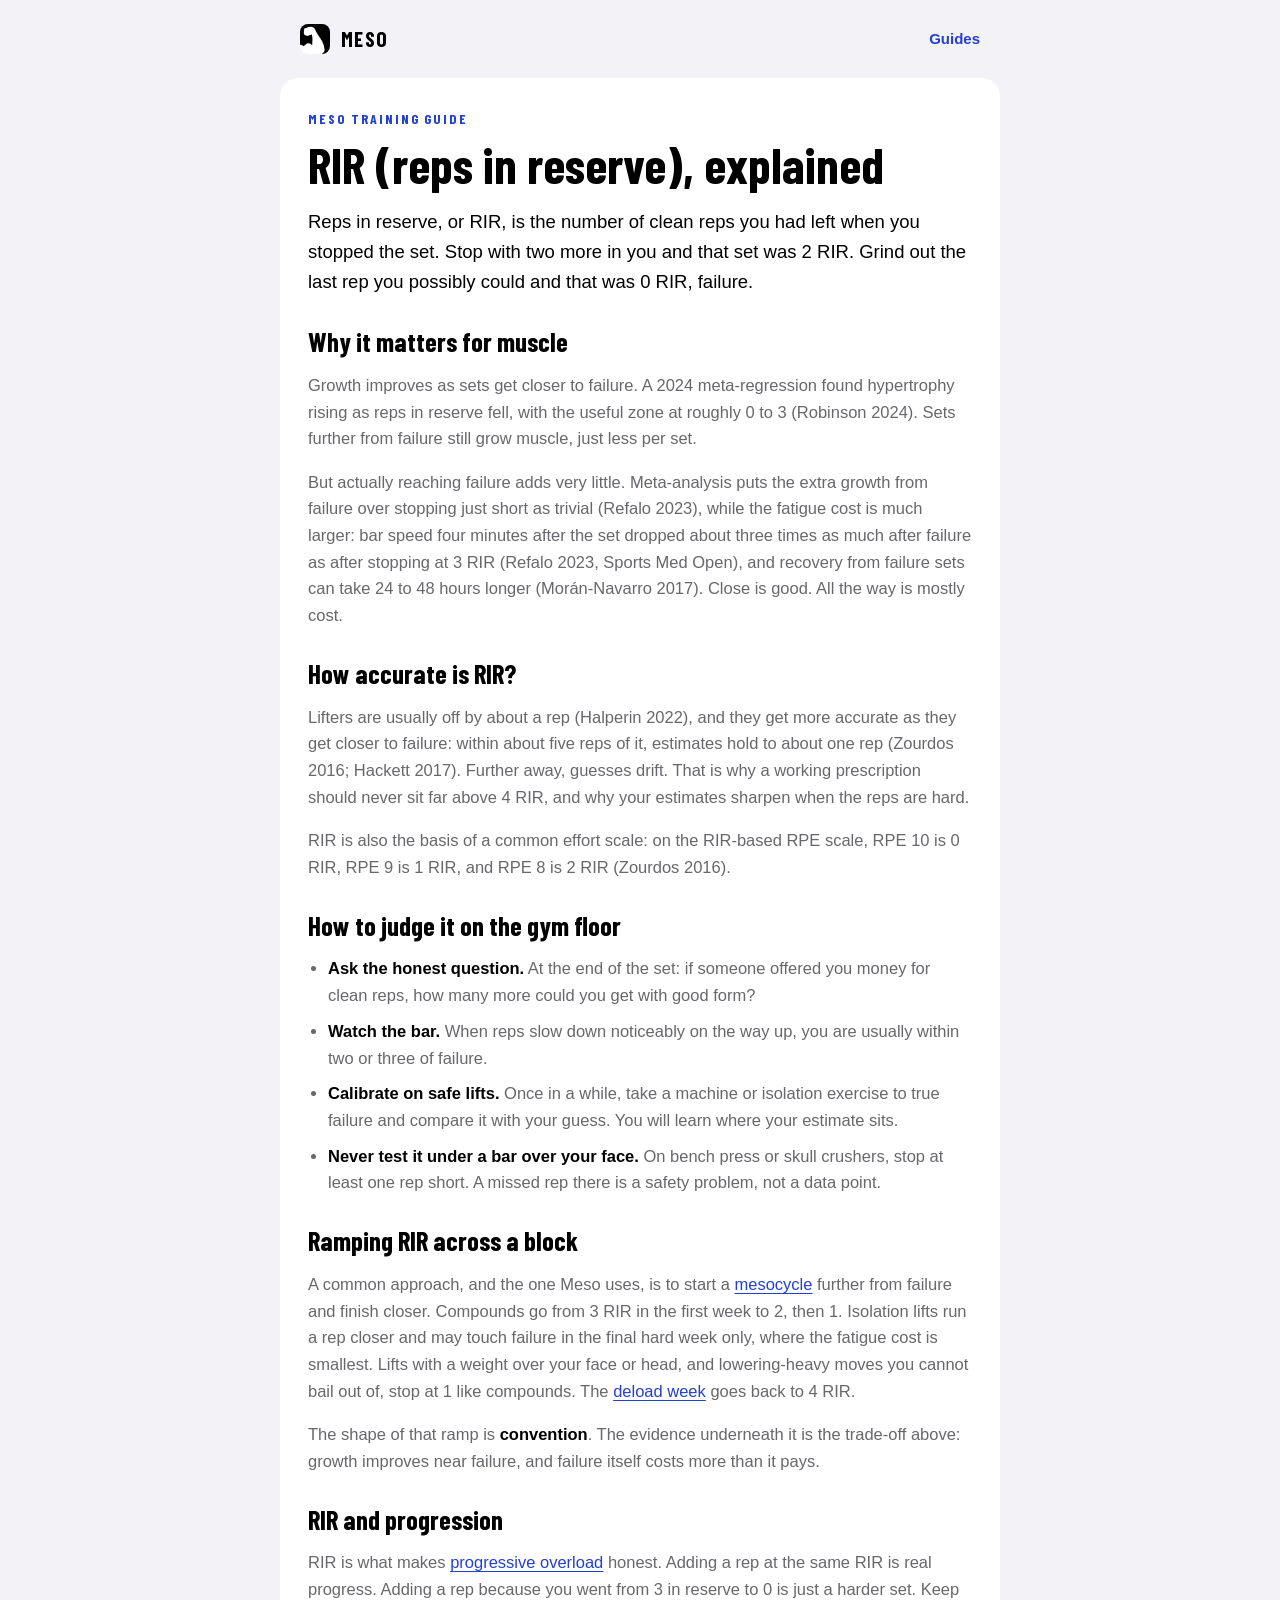
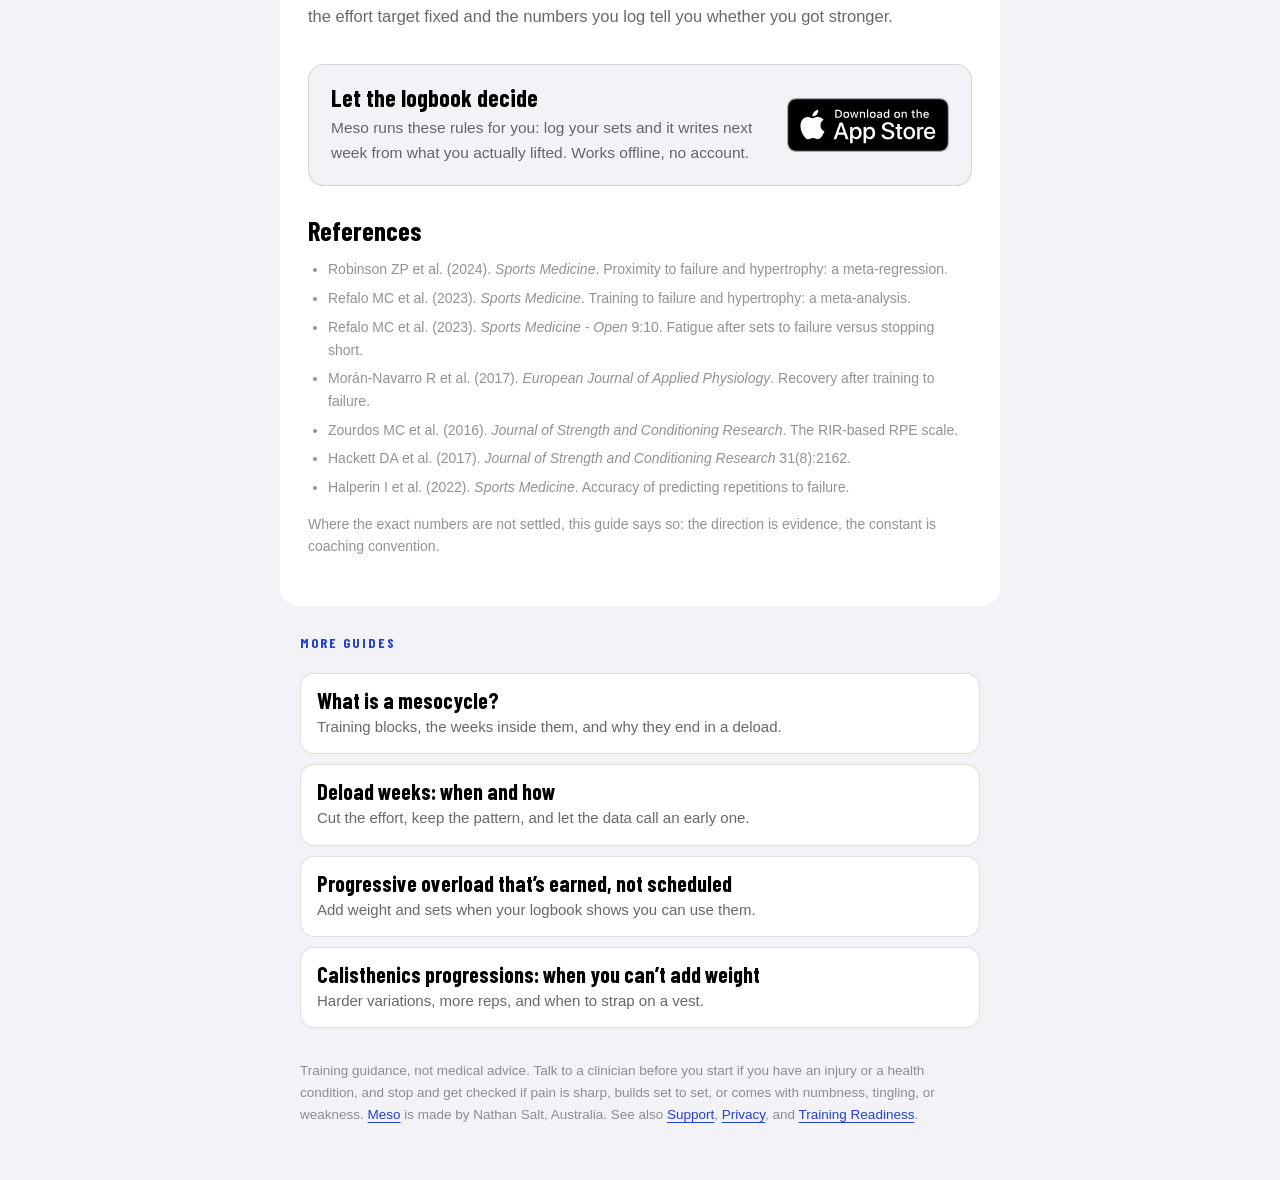
<file: guides/reps-in-reserve.html>
<!doctype html>
<html lang="en"><head><meta charset="utf-8"><meta name="viewport" content="width=device-width, initial-scale=1">
<meta name="apple-itunes-app" content="app-id=6789395189">
<title>RIR (Reps in Reserve) Explained: How Close to Failure | Meso</title>
<meta name="description" content="Reps in reserve (RIR) is how many more clean reps you could have done. How close to failure your sets need to be for muscle growth, and why training to failure buys little.">
<link rel="canonical" href="https://mesohypertrophy.com/guides/reps-in-reserve">
<meta property="og:title" content="RIR (reps in reserve), explained">
<meta property="og:description" content="Reps in reserve (RIR) is how many more clean reps you could have done. How close to failure your sets need to be for muscle growth, and why training to failure buys little.">
<meta property="og:type" content="article">
<meta property="og:image" content="https://mesohypertrophy.com/og.jpg">
<meta name="theme-color" content="#f2f2f7">
<link rel="icon" href="../icon.png">
<link rel="stylesheet" href="../page.css">
<link rel="stylesheet" href="guide.css">
<script type="application/ld+json">{"@context": "https://schema.org", "@type": "Article", "headline": "RIR (reps in reserve), explained", "description": "Reps in reserve (RIR) is how many more clean reps you could have done. How close to failure your sets need to be for muscle growth, and why training to failure buys little.", "author": {"@type": "Person", "name": "Nathan Salt"}, "publisher": {"@type": "Organization", "name": "Meso", "logo": {"@type": "ImageObject", "url": "https://mesohypertrophy.com/icon.png"}}, "datePublished": "2026-10-02", "dateModified": "2026-10-02", "mainEntityOfPage": "https://mesohypertrophy.com/guides/reps-in-reserve"}</script>
</head><body>
<header class="top"><a href="../"><img src="../icon.png" alt="" width="30" height="30"><span>MESO</span></a><a class="crumb" href="./">Guides</a></header>
<main>
<p class="kicker">Meso training guide</p>
<h1>RIR (reps in reserve), explained</h1>
<p class="lede">Reps in reserve, or RIR, is the number of clean reps you had left when you stopped the set. Stop with two more in you and that set was 2 RIR. Grind out the last rep you possibly could and that was 0 RIR, failure.</p>
<h2>Why it matters for muscle</h2>
<p>Growth improves as sets get closer to failure. A 2024 meta-regression found hypertrophy rising as reps in reserve fell, with the useful zone at roughly 0 to 3 (Robinson 2024). Sets further from failure still grow muscle, just less per set.</p>
<p>But actually reaching failure adds very little. Meta-analysis puts the extra growth from failure over stopping just short as trivial (Refalo 2023), while the fatigue cost is much larger: bar speed four minutes after the set dropped about three times as much after failure as after stopping at 3 RIR (Refalo 2023, Sports Med Open), and recovery from failure sets can take 24 to 48 hours longer (Morán-Navarro 2017). Close is good. All the way is mostly cost.</p>
<h2>How accurate is RIR?</h2>
<p>Lifters are usually off by about a rep (Halperin 2022), and they get more accurate as they get closer to failure: within about five reps of it, estimates hold to about one rep (Zourdos 2016; Hackett 2017). Further away, guesses drift. That is why a working prescription should never sit far above 4 RIR, and why your estimates sharpen when the reps are hard.</p>
<p>RIR is also the basis of a common effort scale: on the RIR-based RPE scale, RPE 10 is 0 RIR, RPE 9 is 1 RIR, and RPE 8 is 2 RIR (Zourdos 2016).</p>
<h2>How to judge it on the gym floor</h2>
<ul>
<li><b>Ask the honest question.</b> At the end of the set: if someone offered you money for clean reps, how many more could you get with good form?</li>
<li><b>Watch the bar.</b> When reps slow down noticeably on the way up, you are usually within two or three of failure.</li>
<li><b>Calibrate on safe lifts.</b> Once in a while, take a machine or isolation exercise to true failure and compare it with your guess. You will learn where your estimate sits.</li>
<li><b>Never test it under a bar over your face.</b> On bench press or skull crushers, stop at least one rep short. A missed rep there is a safety problem, not a data point.</li>
</ul>
<h2>Ramping RIR across a block</h2>
<p>A common approach, and the one Meso uses, is to start a <a href="what-is-a-mesocycle">mesocycle</a> further from failure and finish closer. Compounds go from 3 RIR in the first week to 2, then 1. Isolation lifts run a rep closer and may touch failure in the final hard week only, where the fatigue cost is smallest. Lifts with a weight over your face or head, and lowering-heavy moves you cannot bail out of, stop at 1 like compounds. The <a href="deload-week">deload week</a> goes back to 4 RIR.</p>
<p>The shape of that ramp is <b>convention</b>. The evidence underneath it is the trade-off above: growth improves near failure, and failure itself costs more than it pays.</p>
<h2>RIR and progression</h2>
<p>RIR is what makes <a href="progressive-overload">progressive overload</a> honest. Adding a rep at the same RIR is real progress. Adding a rep because you went from 3 in reserve to 0 is just a harder set. Keep the effort target fixed and the numbers you log tell you whether you got stronger.</p>

<aside class="cta">
<div><b>Let the logbook decide</b><span>Meso runs these rules for you: log your sets and it writes next week from what you actually lifted. Works offline, no account.</span></div>
<a class="store" href="https://apps.apple.com/app/apple-store/id6789395189?ct=guide-reps-in-reserve"><img src="../app-store-badge.svg" alt="Download on the App Store" width="162" height="54"></a>
</aside>
<h2>References</h2>
<ul class="refs">
<li>Robinson ZP et al. (2024). <i>Sports Medicine</i>. Proximity to failure and hypertrophy: a meta-regression.</li>
<li>Refalo MC et al. (2023). <i>Sports Medicine</i>. Training to failure and hypertrophy: a meta-analysis.</li>
<li>Refalo MC et al. (2023). <i>Sports Medicine - Open</i> 9:10. Fatigue after sets to failure versus stopping short.</li>
<li>Morán-Navarro R et al. (2017). <i>European Journal of Applied Physiology</i>. Recovery after training to failure.</li>
<li>Zourdos MC et al. (2016). <i>Journal of Strength and Conditioning Research</i>. The RIR-based RPE scale.</li>
<li>Hackett DA et al. (2017). <i>Journal of Strength and Conditioning Research</i> 31(8):2162.</li>
<li>Halperin I et al. (2022). <i>Sports Medicine</i>. Accuracy of predicting repetitions to failure.</li>
</ul>
<p class="refs">Where the exact numbers are not settled, this guide says so: the direction is evidence, the constant is coaching convention.</p>
</main>
<nav class="more" aria-label="More guides">
<p class="kicker">More guides</p>
<ul>
<li><a href="what-is-a-mesocycle"><b>What is a mesocycle?</b><span>Training blocks, the weeks inside them, and why they end in a deload.</span></a></li>
<li><a href="deload-week"><b>Deload weeks: when and how</b><span>Cut the effort, keep the pattern, and let the data call an early one.</span></a></li>
<li><a href="progressive-overload"><b>Progressive overload that’s earned, not scheduled</b><span>Add weight and sets when your logbook shows you can use them.</span></a></li>
<li><a href="calisthenics-progressions"><b>Calisthenics progressions: when you can’t add weight</b><span>Harder variations, more reps, and when to strap on a vest.</span></a></li>
</ul>
</nav>
<footer>Training guidance, not medical advice. Talk to a clinician before you start if you have an injury or a health condition, and stop and get checked if pain is sharp, builds set to set, or comes with numbness, tingling, or weakness. <a href="../">Meso</a> is made by Nathan Salt, Australia. See also <a href="../support.html">Support</a>, <a href="../privacy.html">Privacy</a>, and <a href="../suitability.html">Training Readiness</a>.</footer>
</body></html>
</file>
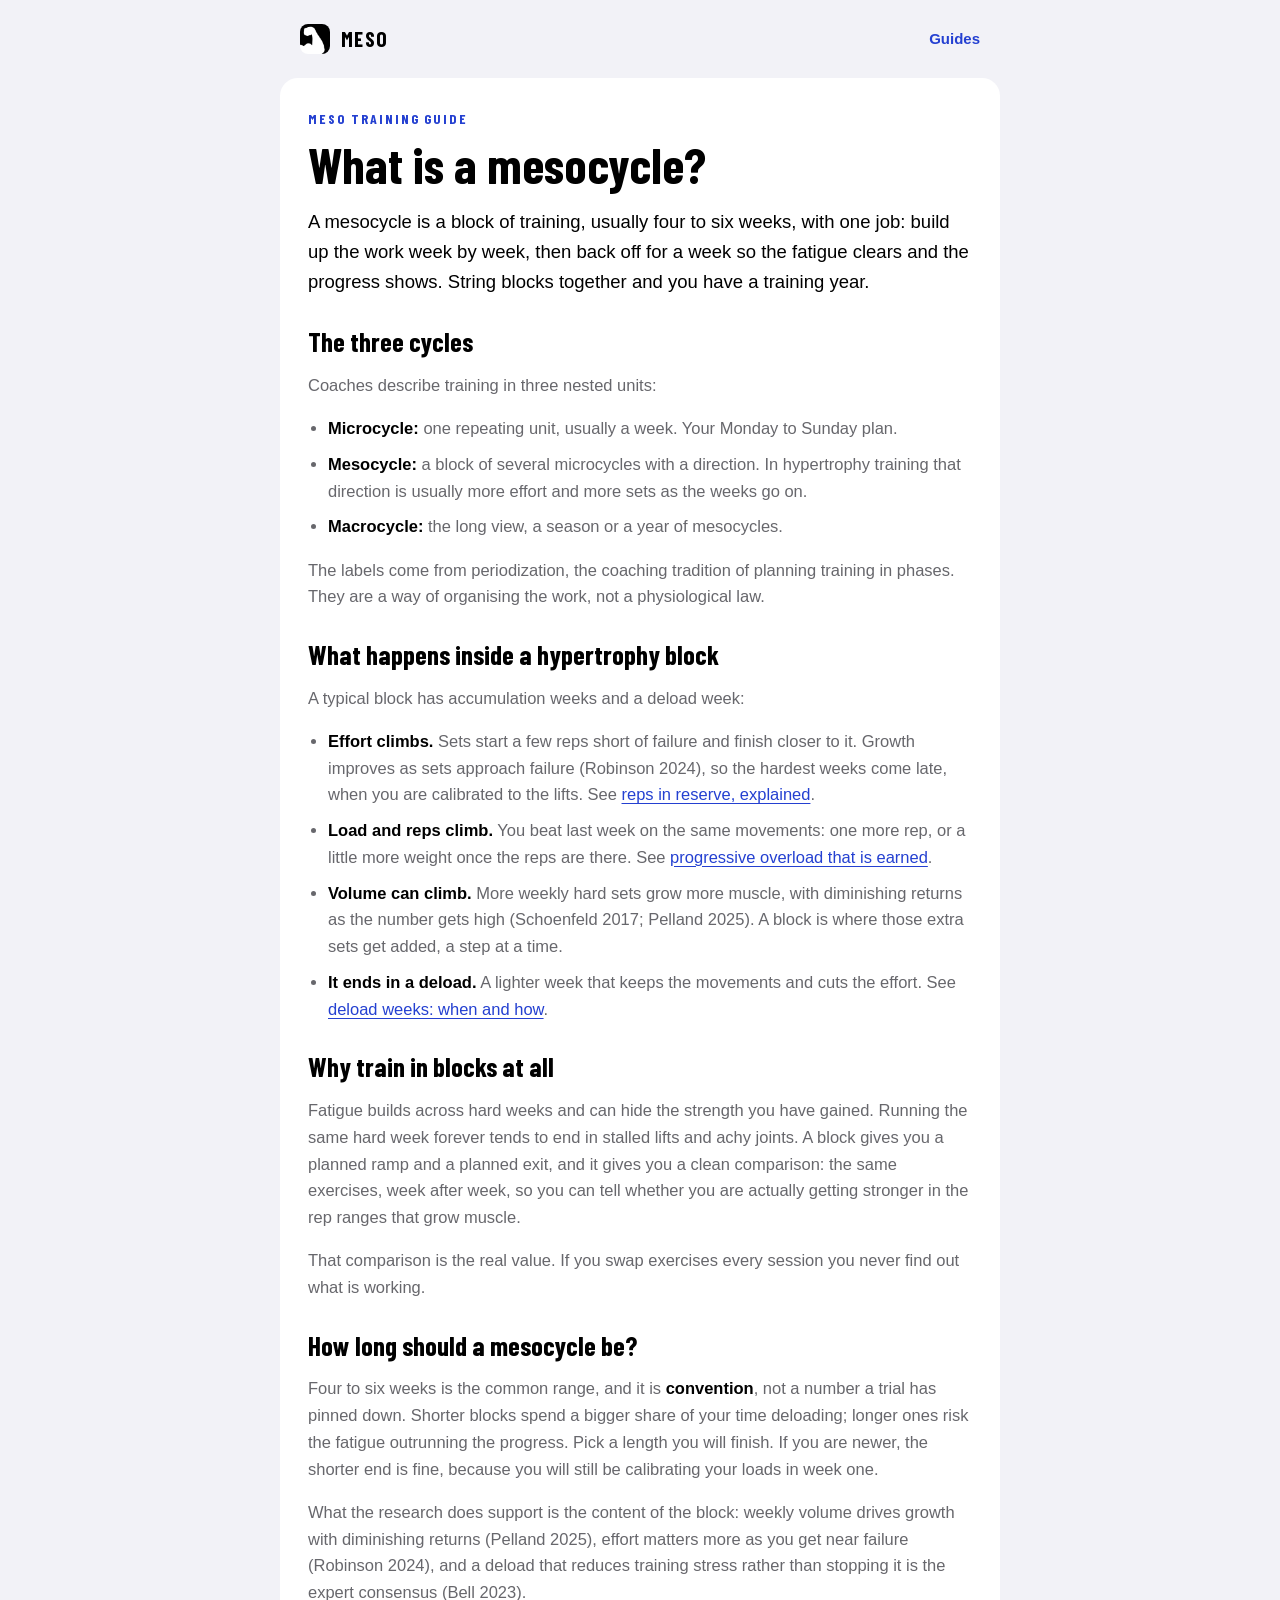
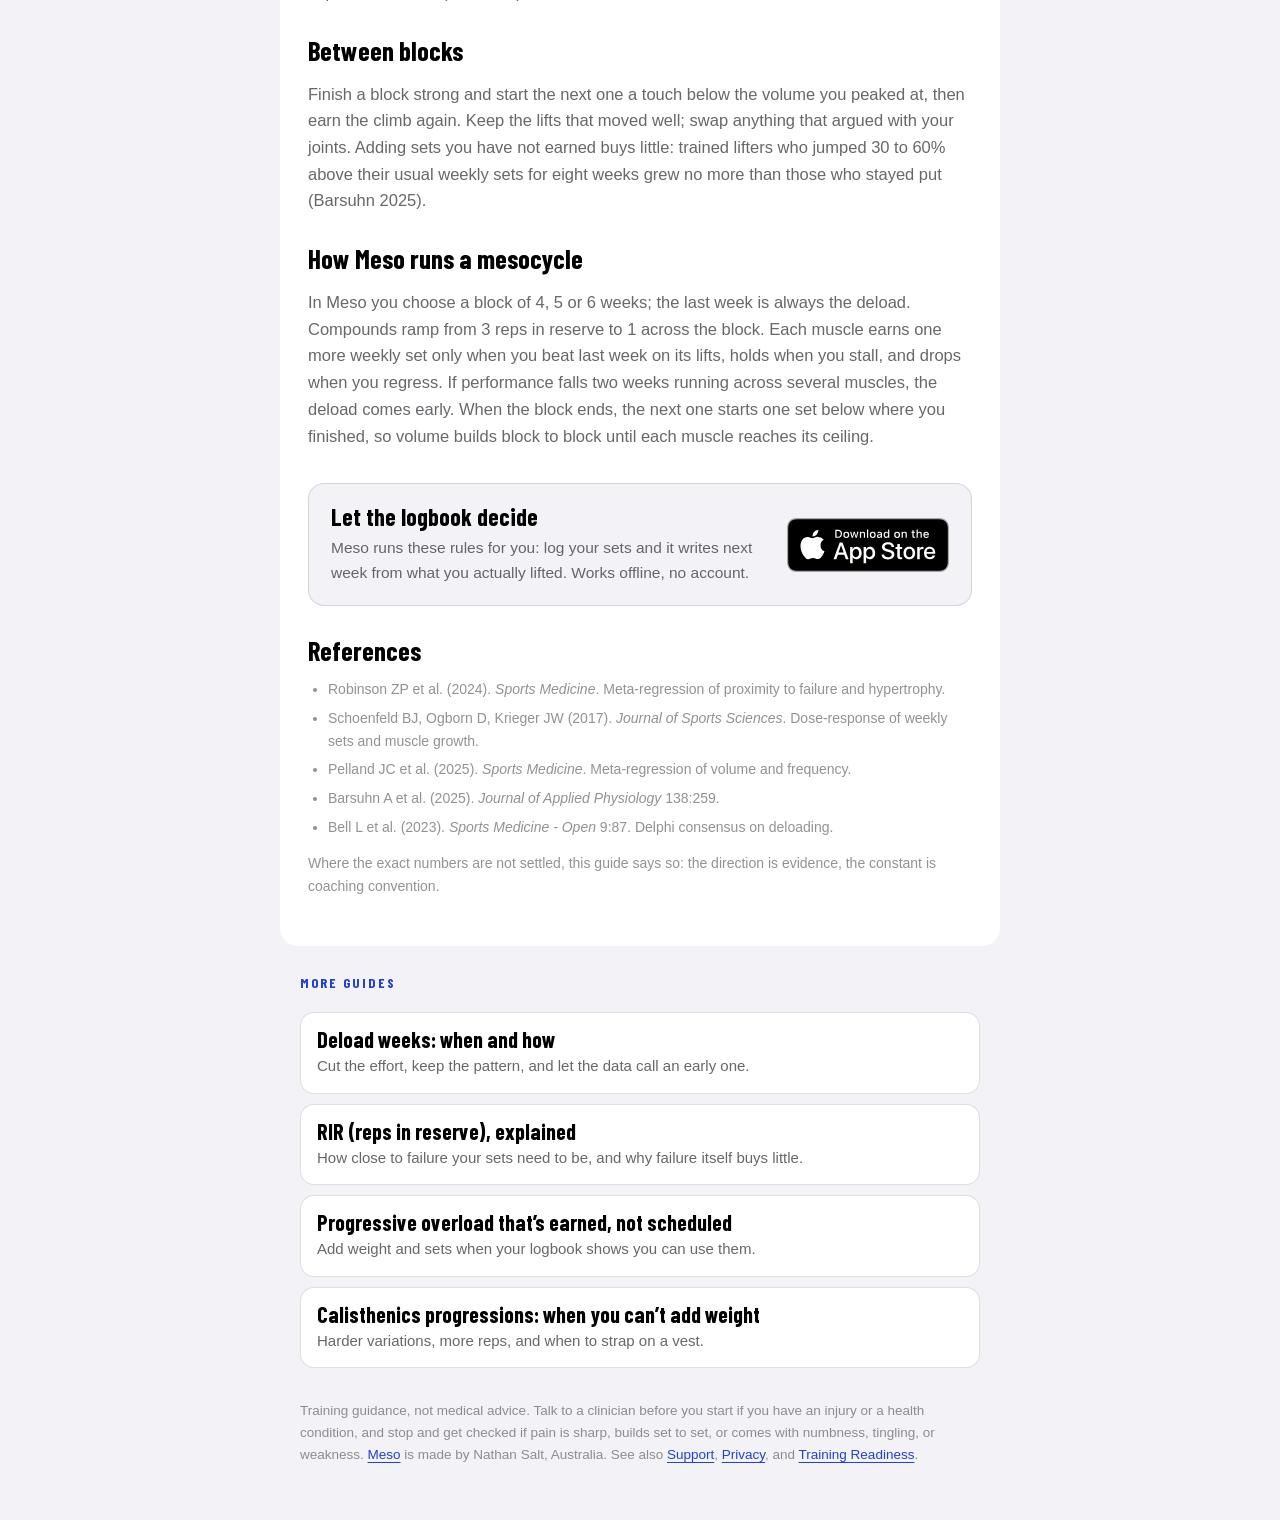
<file: guides/what-is-a-mesocycle.html>
<!doctype html>
<html lang="en"><head><meta charset="utf-8"><meta name="viewport" content="width=device-width, initial-scale=1">
<meta name="apple-itunes-app" content="app-id=6789395189">
<title>What Is a Mesocycle? Training Blocks Explained | Meso</title>
<meta name="description" content="A mesocycle is a training block of a few weeks that builds effort and volume, then ends in a deload. What the research supports, what is convention, and how to run one.">
<link rel="canonical" href="https://mesohypertrophy.com/guides/what-is-a-mesocycle">
<meta property="og:title" content="What is a mesocycle?">
<meta property="og:description" content="A mesocycle is a training block of a few weeks that builds effort and volume, then ends in a deload. What the research supports, what is convention, and how to run one.">
<meta property="og:type" content="article">
<meta property="og:image" content="https://mesohypertrophy.com/og.jpg">
<meta name="theme-color" content="#f2f2f7">
<link rel="icon" href="../icon.png">
<link rel="stylesheet" href="../page.css">
<link rel="stylesheet" href="guide.css">
<script type="application/ld+json">{"@context": "https://schema.org", "@type": "Article", "headline": "What is a mesocycle?", "description": "A mesocycle is a training block of a few weeks that builds effort and volume, then ends in a deload. What the research supports, what is convention, and how to run one.", "author": {"@type": "Person", "name": "Nathan Salt"}, "publisher": {"@type": "Organization", "name": "Meso", "logo": {"@type": "ImageObject", "url": "https://mesohypertrophy.com/icon.png"}}, "datePublished": "2026-10-02", "dateModified": "2026-10-02", "mainEntityOfPage": "https://mesohypertrophy.com/guides/what-is-a-mesocycle"}</script>
</head><body>
<header class="top"><a href="../"><img src="../icon.png" alt="" width="30" height="30"><span>MESO</span></a><a class="crumb" href="./">Guides</a></header>
<main>
<p class="kicker">Meso training guide</p>
<h1>What is a mesocycle?</h1>
<p class="lede">A mesocycle is a block of training, usually four to six weeks, with one job: build up the work week by week, then back off for a week so the fatigue clears and the progress shows. String blocks together and you have a training year.</p>
<h2>The three cycles</h2>
<p>Coaches describe training in three nested units:</p>
<ul>
<li><b>Microcycle:</b> one repeating unit, usually a week. Your Monday to Sunday plan.</li>
<li><b>Mesocycle:</b> a block of several microcycles with a direction. In hypertrophy training that direction is usually more effort and more sets as the weeks go on.</li>
<li><b>Macrocycle:</b> the long view, a season or a year of mesocycles.</li>
</ul>
<p>The labels come from periodization, the coaching tradition of planning training in phases. They are a way of organising the work, not a physiological law.</p>
<h2>What happens inside a hypertrophy block</h2>
<p>A typical block has accumulation weeks and a deload week:</p>
<ul>
<li><b>Effort climbs.</b> Sets start a few reps short of failure and finish closer to it. Growth improves as sets approach failure (Robinson 2024), so the hardest weeks come late, when you are calibrated to the lifts. See <a href="reps-in-reserve">reps in reserve, explained</a>.</li>
<li><b>Load and reps climb.</b> You beat last week on the same movements: one more rep, or a little more weight once the reps are there. See <a href="progressive-overload">progressive overload that is earned</a>.</li>
<li><b>Volume can climb.</b> More weekly hard sets grow more muscle, with diminishing returns as the number gets high (Schoenfeld 2017; Pelland 2025). A block is where those extra sets get added, a step at a time.</li>
<li><b>It ends in a deload.</b> A lighter week that keeps the movements and cuts the effort. See <a href="deload-week">deload weeks: when and how</a>.</li>
</ul>
<h2>Why train in blocks at all</h2>
<p>Fatigue builds across hard weeks and can hide the strength you have gained. Running the same hard week forever tends to end in stalled lifts and achy joints. A block gives you a planned ramp and a planned exit, and it gives you a clean comparison: the same exercises, week after week, so you can tell whether you are actually getting stronger in the rep ranges that grow muscle.</p>
<p>That comparison is the real value. If you swap exercises every session you never find out what is working.</p>
<h2>How long should a mesocycle be?</h2>
<p>Four to six weeks is the common range, and it is <b>convention</b>, not a number a trial has pinned down. Shorter blocks spend a bigger share of your time deloading; longer ones risk the fatigue outrunning the progress. Pick a length you will finish. If you are newer, the shorter end is fine, because you will still be calibrating your loads in week one.</p>
<p>What the research does support is the content of the block: weekly volume drives growth with diminishing returns (Pelland 2025), effort matters more as you get near failure (Robinson 2024), and a deload that reduces training stress rather than stopping it is the expert consensus (Bell 2023).</p>
<h2>Between blocks</h2>
<p>Finish a block strong and start the next one a touch below the volume you peaked at, then earn the climb again. Keep the lifts that moved well; swap anything that argued with your joints. Adding sets you have not earned buys little: trained lifters who jumped 30 to 60% above their usual weekly sets for eight weeks grew no more than those who stayed put (Barsuhn 2025).</p>
<h2>How Meso runs a mesocycle</h2>
<p>In Meso you choose a block of 4, 5 or 6 weeks; the last week is always the deload. Compounds ramp from 3 reps in reserve to 1 across the block. Each muscle earns one more weekly set only when you beat last week on its lifts, holds when you stall, and drops when you regress. If performance falls two weeks running across several muscles, the deload comes early. When the block ends, the next one starts one set below where you finished, so volume builds block to block until each muscle reaches its ceiling.</p>

<aside class="cta">
<div><b>Let the logbook decide</b><span>Meso runs these rules for you: log your sets and it writes next week from what you actually lifted. Works offline, no account.</span></div>
<a class="store" href="https://apps.apple.com/app/apple-store/id6789395189?ct=guide-what-is-a-mesocycle"><img src="../app-store-badge.svg" alt="Download on the App Store" width="162" height="54"></a>
</aside>
<h2>References</h2>
<ul class="refs">
<li>Robinson ZP et al. (2024). <i>Sports Medicine</i>. Meta-regression of proximity to failure and hypertrophy.</li>
<li>Schoenfeld BJ, Ogborn D, Krieger JW (2017). <i>Journal of Sports Sciences</i>. Dose-response of weekly sets and muscle growth.</li>
<li>Pelland JC et al. (2025). <i>Sports Medicine</i>. Meta-regression of volume and frequency.</li>
<li>Barsuhn A et al. (2025). <i>Journal of Applied Physiology</i> 138:259.</li>
<li>Bell L et al. (2023). <i>Sports Medicine - Open</i> 9:87. Delphi consensus on deloading.</li>
</ul>
<p class="refs">Where the exact numbers are not settled, this guide says so: the direction is evidence, the constant is coaching convention.</p>
</main>
<nav class="more" aria-label="More guides">
<p class="kicker">More guides</p>
<ul>
<li><a href="deload-week"><b>Deload weeks: when and how</b><span>Cut the effort, keep the pattern, and let the data call an early one.</span></a></li>
<li><a href="reps-in-reserve"><b>RIR (reps in reserve), explained</b><span>How close to failure your sets need to be, and why failure itself buys little.</span></a></li>
<li><a href="progressive-overload"><b>Progressive overload that’s earned, not scheduled</b><span>Add weight and sets when your logbook shows you can use them.</span></a></li>
<li><a href="calisthenics-progressions"><b>Calisthenics progressions: when you can’t add weight</b><span>Harder variations, more reps, and when to strap on a vest.</span></a></li>
</ul>
</nav>
<footer>Training guidance, not medical advice. Talk to a clinician before you start if you have an injury or a health condition, and stop and get checked if pain is sharp, builds set to set, or comes with numbness, tingling, or weakness. <a href="../">Meso</a> is made by Nathan Salt, Australia. See also <a href="../support.html">Support</a>, <a href="../privacy.html">Privacy</a>, and <a href="../suitability.html">Training Readiness</a>.</footer>
</body></html>
</file>
<file: page.css>
/* Shared look for the text pages (privacy, support, accessibility, training
   readiness): the app's light tokens and its condensed display type. */
@font-face {
  font-family: 'Barlow Condensed'; font-style: normal; font-weight: 700; font-display: swap;
  src: url('./barlow-condensed-700.woff2') format('woff2');
}
:root {
  --paper: #f2f2f7; --card: #ffffff; --ink: #000000;
  --ink-2: rgba(60, 60, 67, 0.78); --ink-3: rgba(60, 60, 67, 0.56);
  --line: rgba(60, 60, 67, 0.16); --accent: #2b48e6; --accent-text: #2440d1;
  --display: 'Barlow Condensed', -apple-system, 'SF Pro Display', sans-serif;
  color-scheme: light;
}
* { box-sizing: border-box; }
body {
  margin: 0; background: var(--paper); color: var(--ink);
  font: 16.5px/1.62 -apple-system, BlinkMacSystemFont, 'Segoe UI', Roboto, sans-serif;
  -webkit-font-smoothing: antialiased;
}
a { color: var(--accent-text); text-underline-offset: 3px; }
.top { max-width: 720px; margin: 0 auto; padding: 22px 20px 0; display: flex; align-items: center; gap: 11px; }
.top a { display: flex; align-items: center; gap: 11px; color: var(--ink); text-decoration: none; }
.top img { width: 30px; height: 30px; border-radius: 8px; background: #000; }
.top span { font-family: var(--display); font-weight: 700; font-size: 21px; letter-spacing: 0.06em; }
main { max-width: 720px; margin: 22px auto 0; padding: 30px 28px 34px; background: var(--card); border-radius: 18px; }
@media (max-width: 760px) { main { border-radius: 0; padding: 26px 20px 30px; } }
h1 { font-family: var(--display); font-weight: 700; font-size: 44px; line-height: 1; margin: 0 0 16px; }
h2 { font-family: var(--display); font-weight: 700; font-size: 27px; line-height: 1.05; margin: 30px 0 8px; }
p, li { color: var(--ink-2); }
b { color: var(--ink); }
ul { padding-left: 20px; }
li { margin: 9px 0; }
.refs { font-size: 14px; color: var(--ink-3); }
footer { max-width: 720px; margin: 0 auto; padding: 22px 20px 54px; color: var(--ink-3); font-size: 13.5px; }
</file>
<file: guides/guide.css>
/* Guide pages: page.css plus a kicker, a lede, the App Store call to action,
   and the list of other guides. Same light tokens and display face. */
.top .crumb { margin-left: auto; font-weight: 600; font-size: 15px; color: var(--accent-text); }
.kicker { font-family: var(--display); font-weight: 700; font-size: 14px; letter-spacing: 0.14em; text-transform: uppercase; color: var(--accent-text); margin: 0 0 8px; }
h1 { font-size: clamp(38px, 6vw, 50px); text-wrap: balance; }
.lede { font-size: 18.5px; color: var(--ink); }
.cta { display: flex; flex-wrap: wrap; align-items: center; gap: 16px 22px; justify-content: space-between;
  margin: 34px 0 6px; padding: 20px 22px; border-radius: 16px; background: var(--paper); border: 1px solid var(--line); }
.cta div { flex: 1 1 280px; }
.cta b { display: block; font-family: var(--display); font-size: 24px; line-height: 1.1; color: var(--ink); }
.cta span { display: block; color: var(--ink-2); font-size: 15.5px; margin-top: 4px; }
.cta .store { line-height: 0; }
.cta .store img { height: 54px; width: auto; }
.list, .more ul { list-style: none; padding: 0; margin: 18px 0 0; }
.list li, .more li { margin: 0 0 10px; }
.list a, .more a { display: block; text-decoration: none; padding: 14px 16px; border-radius: 14px; border: 1px solid var(--line); background: var(--card); }
.list a:hover, .more a:hover { border-color: var(--accent); }
.list b, .more b { display: block; font-family: var(--display); font-size: 22px; line-height: 1.1; color: var(--ink); }
.list span, .more span { display: block; font-size: 15px; color: var(--ink-2); margin-top: 3px; }
.more { max-width: 720px; margin: 26px auto 0; padding: 0 20px; }
.refs li { font-size: 14px; color: var(--ink-3); margin: 6px 0; }
</file>
